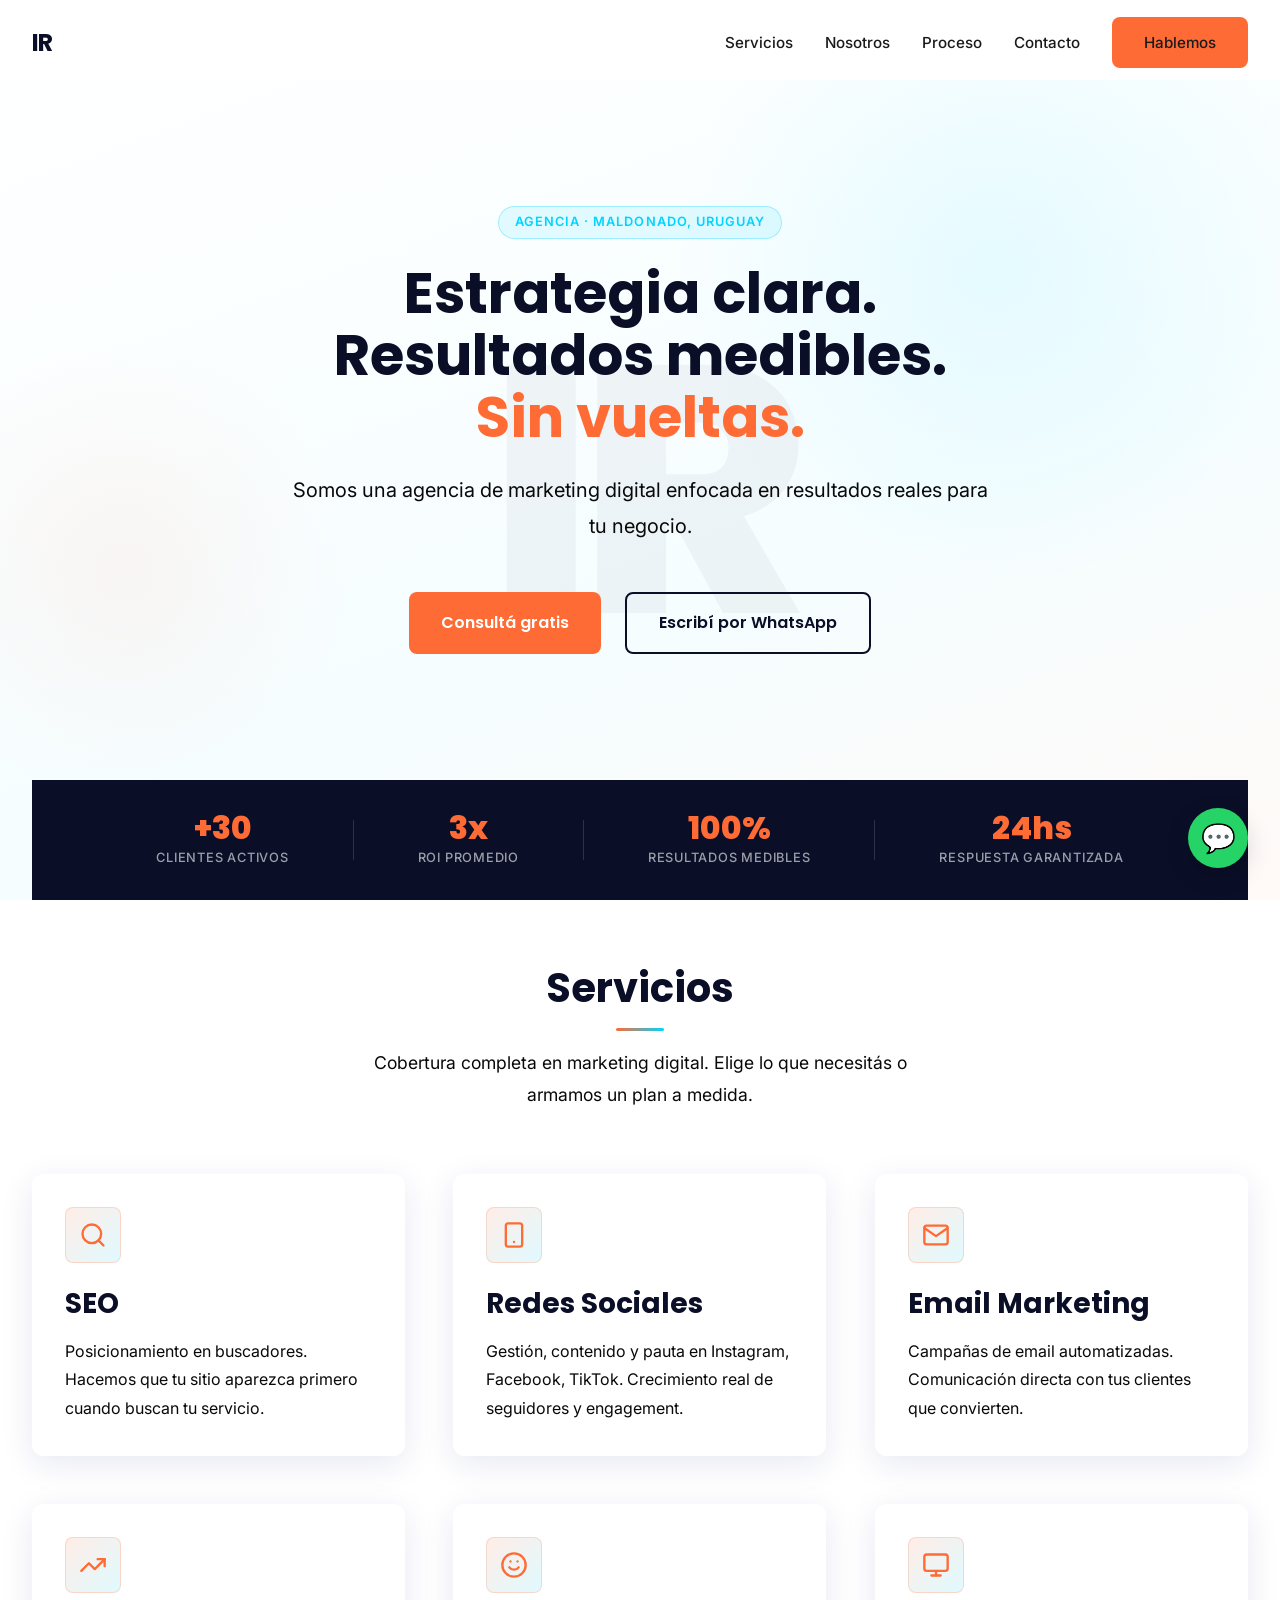
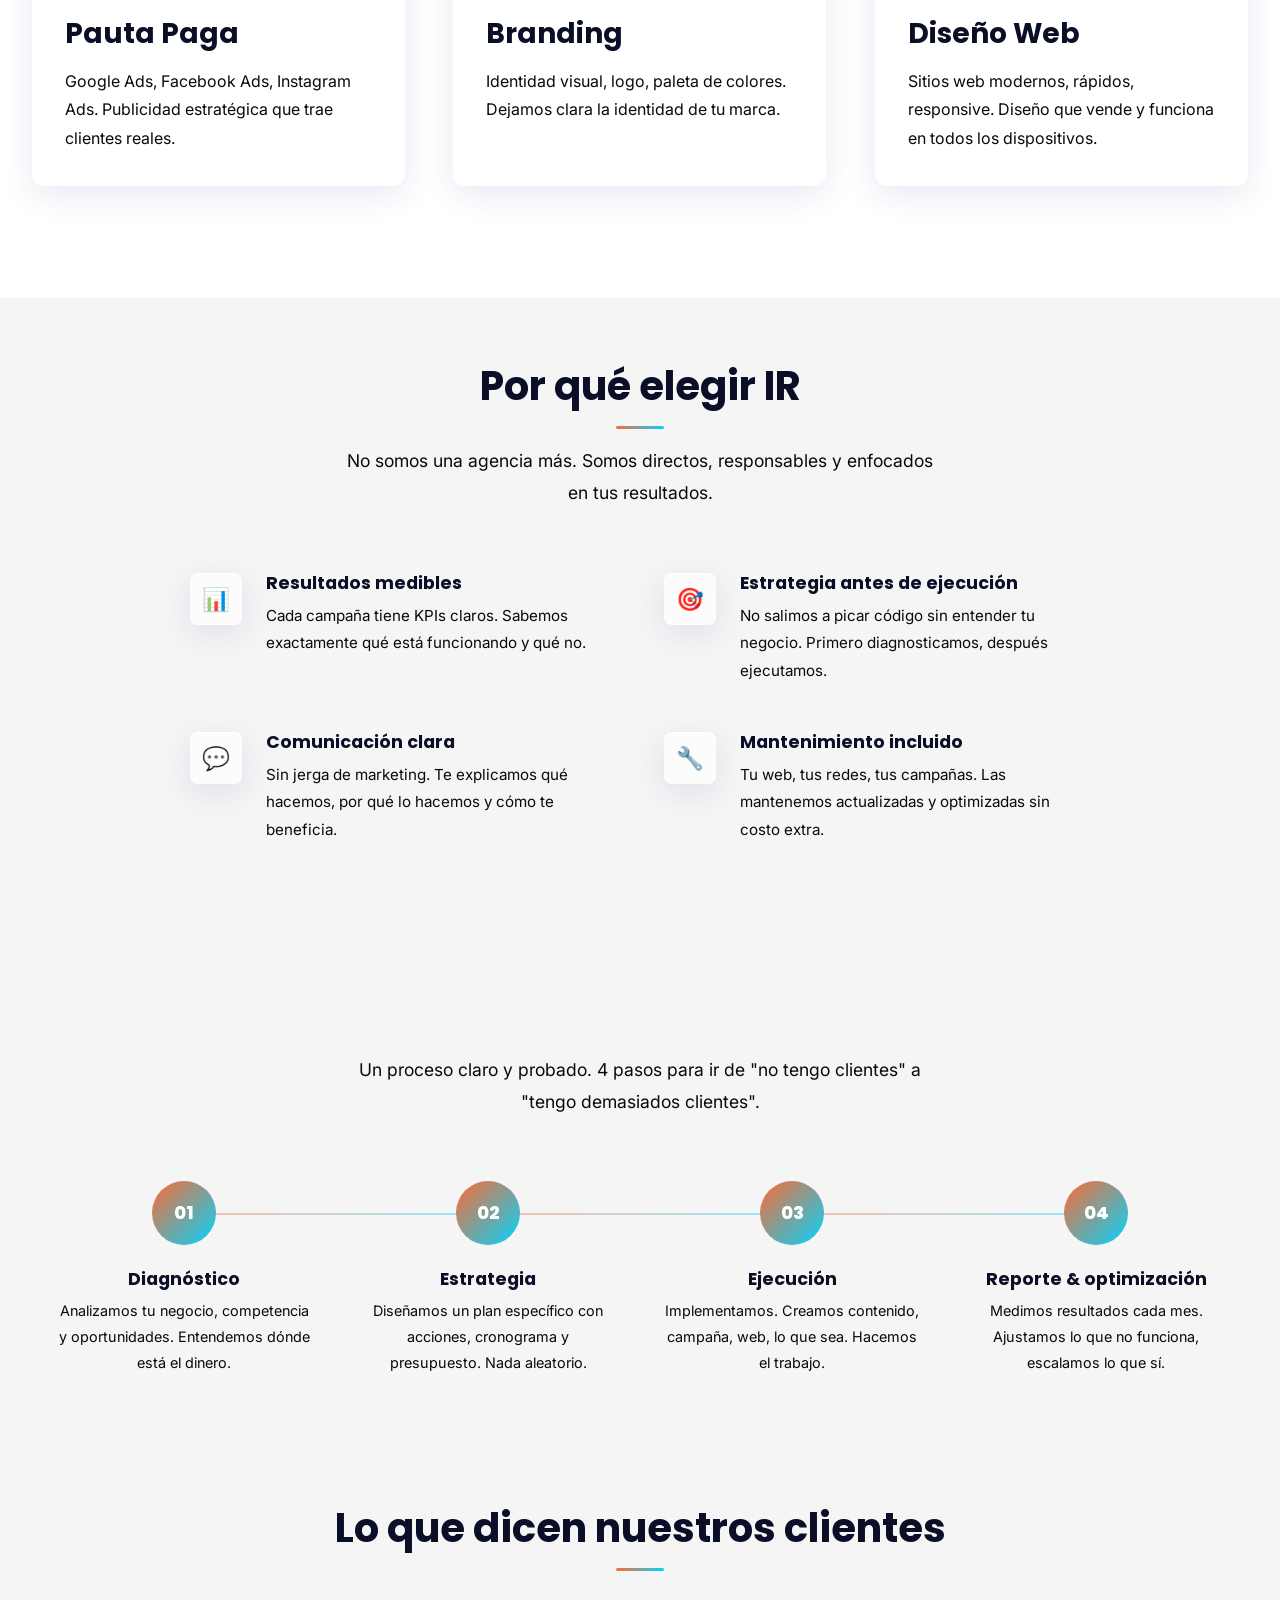
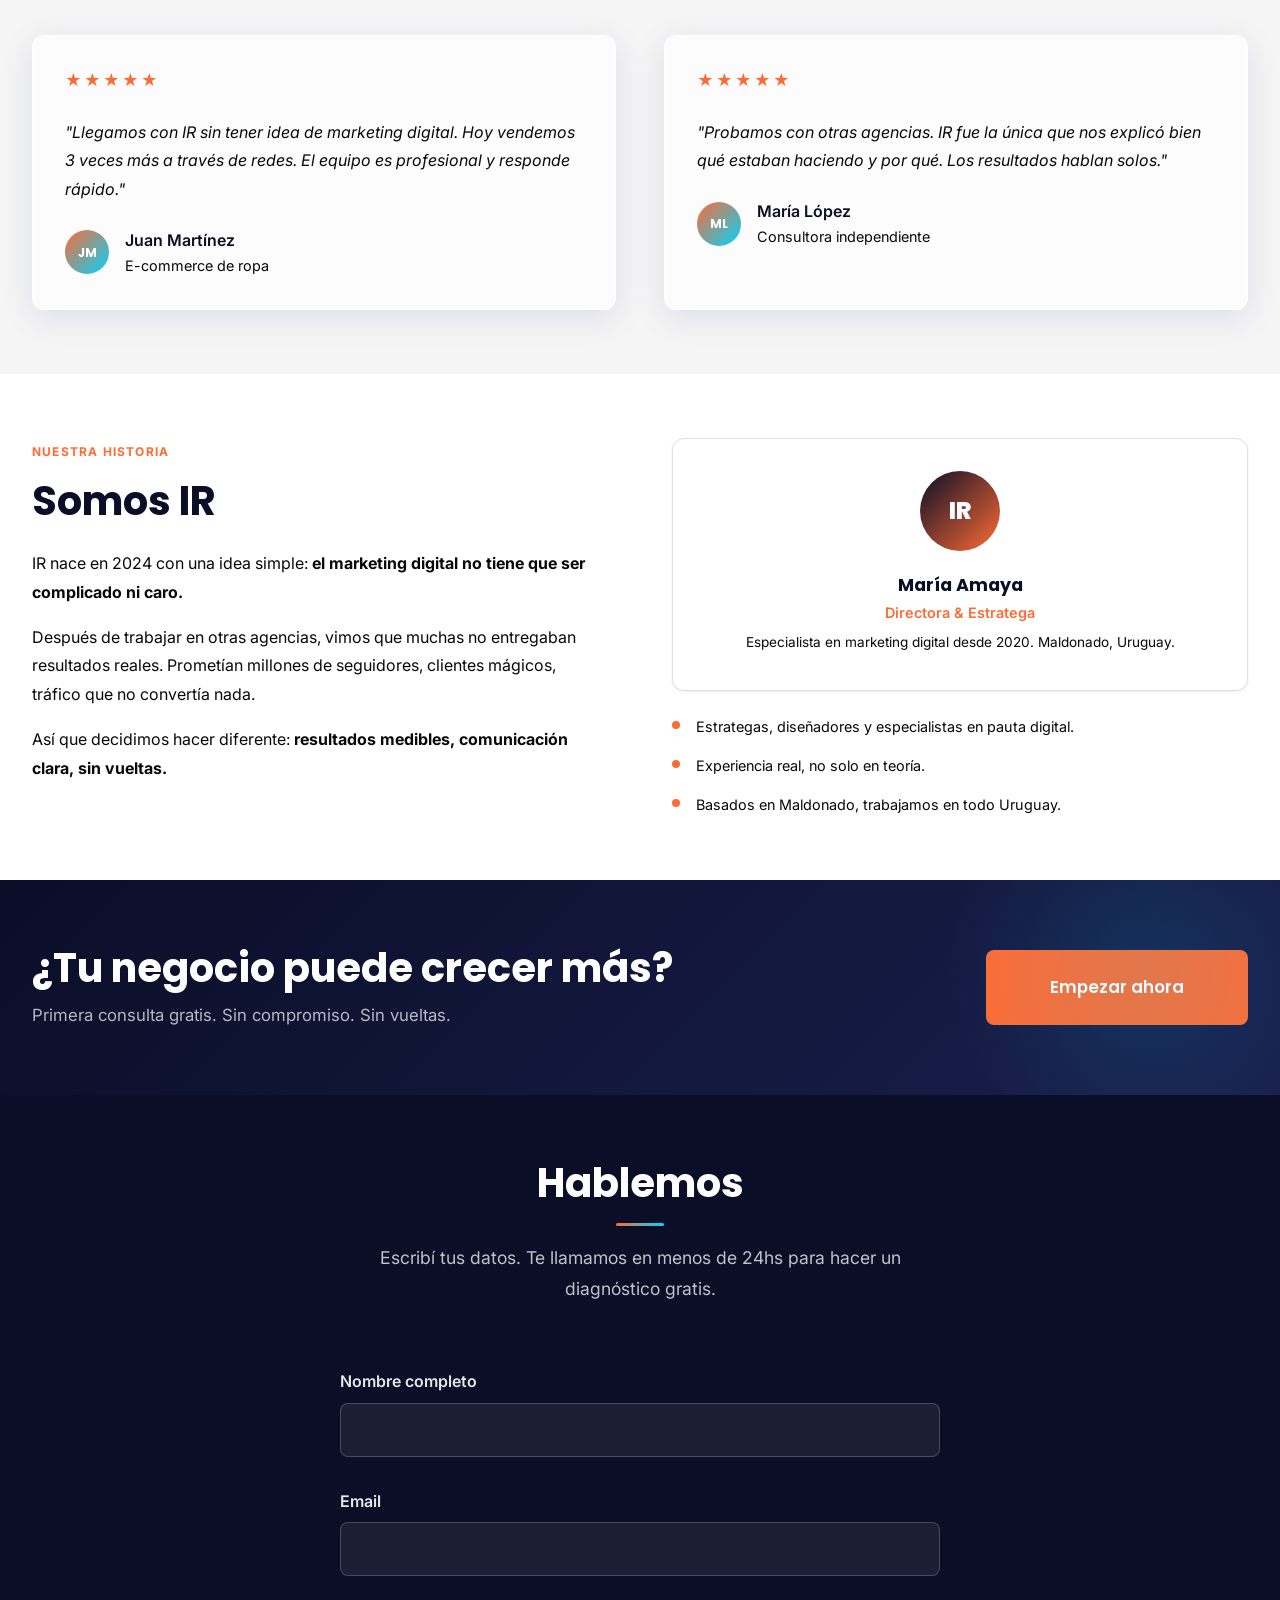
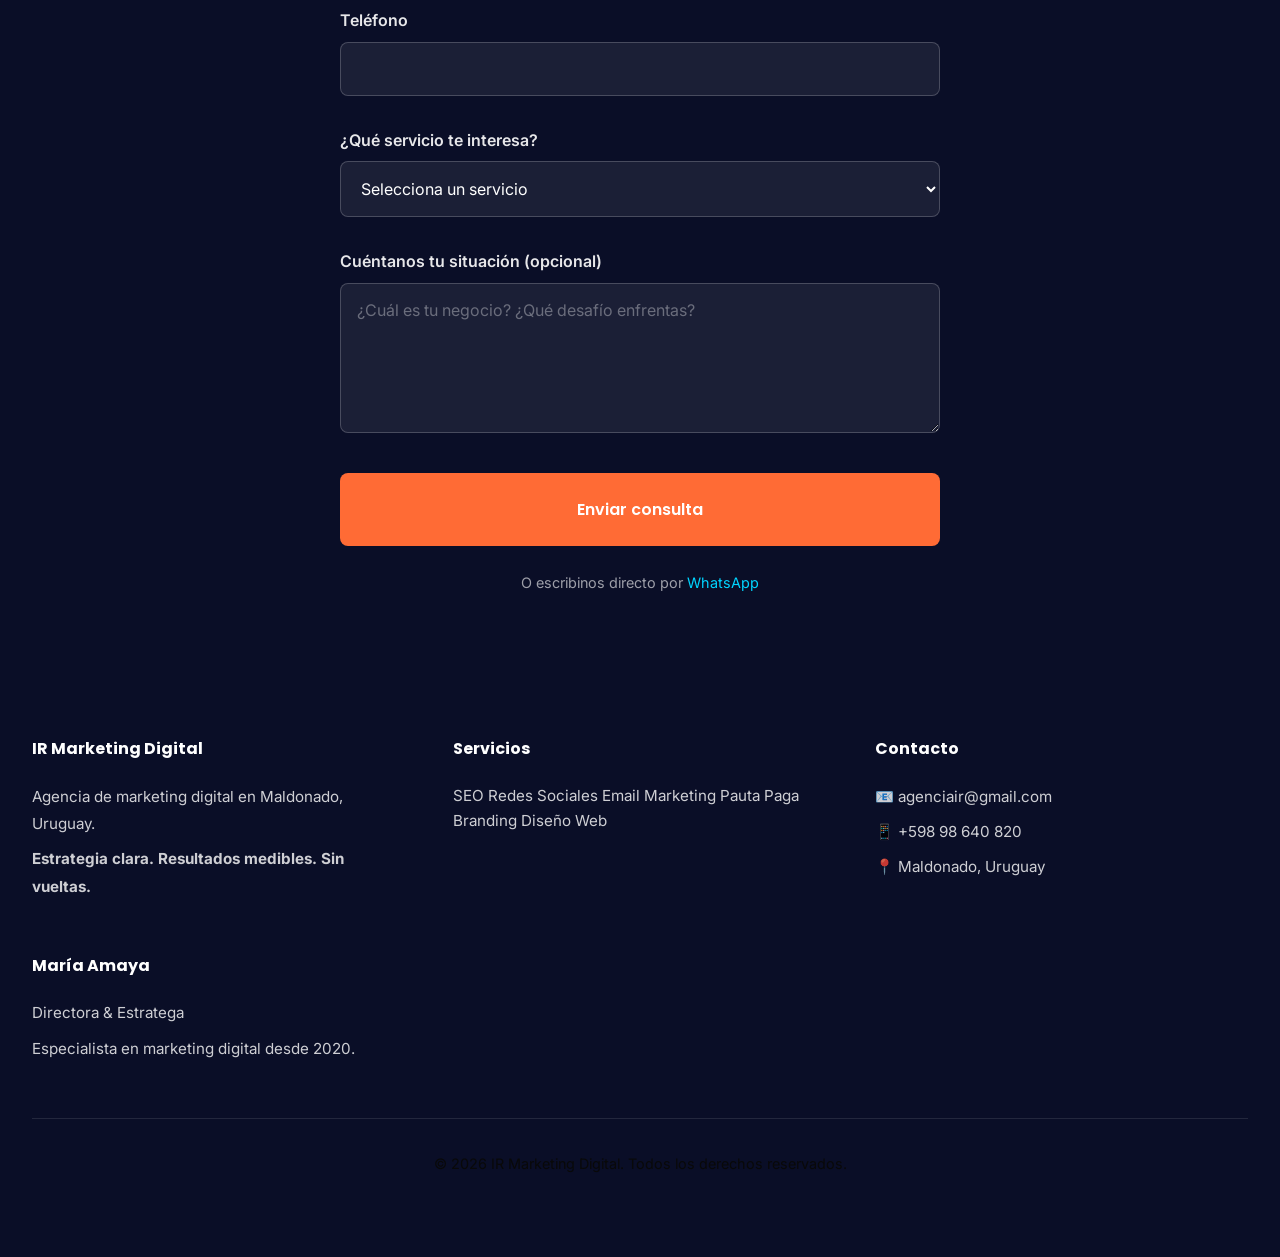
<file: index.html>
<!DOCTYPE html>
<html lang="es">
<head>
  <meta charset="UTF-8">
  <meta name="viewport" content="width=device-width, initial-scale=1.0">
  <meta name="description" content="IR Marketing Digital - Agencia de marketing digital en Maldonado, Uruguay. SEO, Redes Sociales, Email Marketing, Pauta Paga, Branding y Diseño Web.">
  <meta name="keywords" content="marketing digital, agencia marketing, SEO, redes sociales, diseño web, Maldonado, Uruguay">
  
  <!-- Canonical -->
  <link rel="canonical" href="https://agenciair.com/">

  <!-- Open Graph -->
  <meta property="og:title" content="IR Marketing Digital - Agencia de Marketing Digital en Maldonado">
  <meta property="og:description" content="Agencia de marketing digital en Maldonado, Uruguay. SEO, Redes Sociales, Pauta Paga, Email Marketing, Branding y Diseño Web. Resultados medibles.">
  <meta property="og:type" content="website">
  <meta property="og:url" content="https://agenciair.com/">
  <meta property="og:image" content="https://agenciair.com/assets/images/og-image.jpg">
  <meta property="og:image:width" content="1200">
  <meta property="og:image:height" content="630">
  <meta property="og:locale" content="es_UY">
  <meta property="og:site_name" content="IR Marketing Digital">

  <!-- Twitter Card -->
  <meta name="twitter:card" content="summary_large_image">
  <meta name="twitter:title" content="IR Marketing Digital - Agencia de Marketing en Maldonado">
  <meta name="twitter:description" content="Estrategia clara. Resultados medibles. Sin vueltas. Agencia de marketing digital en Maldonado, Uruguay.">
  <meta name="twitter:image" content="https://agenciair.com/assets/images/og-image.jpg">
  
  <!-- Schema.org - LocalBusiness -->
  <script type="application/ld+json">
  {
    "@context": "https://schema.org",
    "@type": "LocalBusiness",
    "@id": "https://agenciair.com/#business",
    "name": "IR Marketing Digital",
    "image": "https://agenciair.com/assets/images/og-image.jpg",
    "logo": {
      "@type": "ImageObject",
      "url": "https://agenciair.com/assets/images/logo.png"
    },
    "description": "Agencia de marketing digital en Maldonado, Uruguay. Especialistas en SEO, Redes Sociales, Email Marketing, Pauta Paga, Branding y Diseño Web.",
    "url": "https://agenciair.com/",
    "telephone": "+59898640820",
    "email": "agenciair@gmail.com",
    "address": {
      "@type": "PostalAddress",
      "addressLocality": "Maldonado",
      "addressRegion": "Maldonado",
      "addressCountry": "UY"
    },
    "geo": {
      "@type": "GeoCoordinates",
      "latitude": -34.9011,
      "longitude": -54.9595
    },
    "areaServed": {
      "@type": "Country",
      "name": "Uruguay"
    },
    "priceRange": "$$",
    "foundingDate": "2024",
    "sameAs": [
      "https://www.instagram.com/agenciair",
      "https://www.facebook.com/agenciair"
    ],
    "hasOfferCatalog": {
      "@type": "OfferCatalog",
      "name": "Servicios de Marketing Digital",
      "itemListElement": [
        {"@type": "Offer", "itemOffered": {"@type": "Service", "name": "SEO"}},
        {"@type": "Offer", "itemOffered": {"@type": "Service", "name": "Redes Sociales"}},
        {"@type": "Offer", "itemOffered": {"@type": "Service", "name": "Email Marketing"}},
        {"@type": "Offer", "itemOffered": {"@type": "Service", "name": "Pauta Paga"}},
        {"@type": "Offer", "itemOffered": {"@type": "Service", "name": "Branding"}},
        {"@type": "Offer", "itemOffered": {"@type": "Service", "name": "Diseño Web"}}
      ]
    },
    "review": [
      {
        "@type": "Review",
        "reviewRating": {"@type": "Rating", "ratingValue": "5", "bestRating": "5"},
        "author": {"@type": "Person", "name": "Juan Martínez"},
        "reviewBody": "Llegamos con IR sin tener idea de marketing digital. Hoy vendemos 3 veces más a través de redes."
      },
      {
        "@type": "Review",
        "reviewRating": {"@type": "Rating", "ratingValue": "5", "bestRating": "5"},
        "author": {"@type": "Person", "name": "María López"},
        "reviewBody": "IR fue la única agencia que nos explicó bien qué estaban haciendo y por qué. Los resultados hablan solos."
      }
    ],
    "aggregateRating": {
      "@type": "AggregateRating",
      "ratingValue": "5",
      "reviewCount": "2",
      "bestRating": "5"
    }
  }
  </script>
  
  <!-- Tipografías: preconnect primero, luego carga no bloqueante -->
  <link rel="preconnect" href="https://fonts.googleapis.com">
  <link rel="preconnect" href="https://fonts.gstatic.com" crossorigin>
  <link rel="preload" as="style" href="https://fonts.googleapis.com/css2?family=Poppins:wght@600;700;800&family=Inter:wght@400;500;600&display=swap">
  <link href="https://fonts.googleapis.com/css2?family=Poppins:wght@600;700;800&family=Inter:wght@400;500;600&display=swap" rel="stylesheet" media="print" onload="this.media='all'">
  <noscript><link href="https://fonts.googleapis.com/css2?family=Poppins:wght@600;700;800&family=Inter:wght@400;500;600&display=swap" rel="stylesheet"></noscript>
  
  <!-- CSS -->
  <link rel="stylesheet" href="css/styles.css">
  
  <title>IR Marketing Digital - Agencia de Marketing en Maldonado</title>
  <link rel="icon" type="image/x-icon" href="assets/icons/favicon.ico">
</head>
<body>

<!-- ===== HEADER & NAVEGACIÓN ===== -->
<header id="header">
  <nav>
    <a href="index.html" class="logo">IR</a>
    <ul class="nav-links" id="nav-links">
      <li><a href="#servicios">Servicios</a></li>
      <li><a href="#nosotros">Nosotros</a></li>
      <li><a href="#proceso">Proceso</a></li>
      <li><a href="#contacto">Contacto</a></li>
      <li><a href="#contacto" class="nav-cta">Hablemos</a></li>
    </ul>
    <button class="menu-toggle" id="menu-toggle">☰</button>
  </nav>
</header>

<!-- ===== HERO SECTION ===== -->
<section class="hero">
  <div class="hero-decoration" aria-hidden="true">IR</div>
  <div class="hero-content">
    <div class="hero-badge">Agencia · Maldonado, Uruguay</div>
    <h1>Estrategia clara.<br>Resultados medibles.<br><span class="hero-accent">Sin vueltas.</span></h1>
    <p class="subtitle">Somos una agencia de marketing digital enfocada en resultados reales para tu negocio.</p>
    <div class="hero-cta-group">
      <a href="#contacto" class="btn btn-primary">Consultá gratis</a>
      <a href="https://wa.me/59898640820?text=Hola,%20quiero%20consultar%20sobre%20los%20servicios%20de%20IR%20Marketing%20Digital" target="_blank" rel="noopener noreferrer" class="btn btn-secondary">Escribí por WhatsApp</a>
    </div>
  </div>
  <!-- Barra de stats de credibilidad -->
  <div class="hero-stats">
    <div class="hero-stat">
      <strong>+30</strong>
      <span>Clientes activos</span>
    </div>
    <div class="hero-stat-divider" aria-hidden="true"></div>
    <div class="hero-stat">
      <strong>3x</strong>
      <span>ROI promedio</span>
    </div>
    <div class="hero-stat-divider" aria-hidden="true"></div>
    <div class="hero-stat">
      <strong>100%</strong>
      <span>Resultados medibles</span>
    </div>
    <div class="hero-stat-divider" aria-hidden="true"></div>
    <div class="hero-stat">
      <strong>24hs</strong>
      <span>Respuesta garantizada</span>
    </div>
  </div>
</section>

<!-- ===== SERVICIOS SECTION ===== -->
<section id="servicios">
  <div class="section-inner">
  <div class="section-header">
    <h2>Servicios</h2>
    <p>Cobertura completa en marketing digital. Elige lo que necesitás o armamos un plan a medida.</p>
  </div>

  <div class="services-grid">
    <!-- SEO -->
    <a href="pages/servicios/seo.html" class="service-card animate-slide-left animate-delay-1">
      <div class="service-icon">
        <svg width="28" height="28" viewBox="0 0 24 24" fill="none" stroke="currentColor" stroke-width="2" stroke-linecap="round" stroke-linejoin="round" aria-hidden="true"><circle cx="11" cy="11" r="8"/><line x1="21" y1="21" x2="16.65" y2="16.65"/></svg>
      </div>
      <h3>SEO</h3>
      <p>Posicionamiento en buscadores. Hacemos que tu sitio aparezca primero cuando buscan tu servicio.</p>
    </a>

    <!-- Redes Sociales -->
    <a href="pages/servicios/redes-sociales.html" class="service-card animate-slide-left animate-delay-2">
      <div class="service-icon">
        <svg width="28" height="28" viewBox="0 0 24 24" fill="none" stroke="currentColor" stroke-width="2" stroke-linecap="round" stroke-linejoin="round" aria-hidden="true"><rect x="5" y="2" width="14" height="20" rx="2" ry="2"/><line x1="12" y1="18" x2="12.01" y2="18"/></svg>
      </div>
      <h3>Redes Sociales</h3>
      <p>Gestión, contenido y pauta en Instagram, Facebook, TikTok. Crecimiento real de seguidores y engagement.</p>
    </a>

    <!-- Email Marketing -->
    <a href="pages/servicios/email-marketing.html" class="service-card animate-slide-left animate-delay-3">
      <div class="service-icon">
        <svg width="28" height="28" viewBox="0 0 24 24" fill="none" stroke="currentColor" stroke-width="2" stroke-linecap="round" stroke-linejoin="round" aria-hidden="true"><path d="M4 4h16c1.1 0 2 .9 2 2v12c0 1.1-.9 2-2 2H4c-1.1 0-2-.9-2-2V6c0-1.1.9-2 2-2z"/><polyline points="22,6 12,13 2,6"/></svg>
      </div>
      <h3>Email Marketing</h3>
      <p>Campañas de email automatizadas. Comunicación directa con tus clientes que convierten.</p>
    </a>

    <!-- Pauta Paga -->
    <a href="pages/servicios/pauta-paga.html" class="service-card animate-slide-right animate-delay-4">
      <div class="service-icon">
        <svg width="28" height="28" viewBox="0 0 24 24" fill="none" stroke="currentColor" stroke-width="2" stroke-linecap="round" stroke-linejoin="round" aria-hidden="true"><polyline points="22 7 13.5 15.5 8.5 10.5 2 17"/><polyline points="16 7 22 7 22 13"/></svg>
      </div>
      <h3>Pauta Paga</h3>
      <p>Google Ads, Facebook Ads, Instagram Ads. Publicidad estratégica que trae clientes reales.</p>
    </a>

    <!-- Branding -->
    <a href="pages/servicios/branding.html" class="service-card animate-slide-right animate-delay-5">
      <div class="service-icon">
        <svg width="28" height="28" viewBox="0 0 24 24" fill="none" stroke="currentColor" stroke-width="2" stroke-linecap="round" stroke-linejoin="round" aria-hidden="true"><circle cx="12" cy="12" r="10"/><path d="M8 14s1.5 2 4 2 4-2 4-2"/><line x1="9" y1="9" x2="9.01" y2="9"/><line x1="15" y1="9" x2="15.01" y2="9"/></svg>
      </div>
      <h3>Branding</h3>
      <p>Identidad visual, logo, paleta de colores. Dejamos clara la identidad de tu marca.</p>
    </a>

    <!-- Diseño Web -->
    <a href="pages/servicios/diseno-web.html" class="service-card animate-slide-right animate-delay-6">
      <div class="service-icon">
        <svg width="28" height="28" viewBox="0 0 24 24" fill="none" stroke="currentColor" stroke-width="2" stroke-linecap="round" stroke-linejoin="round" aria-hidden="true"><rect x="2" y="3" width="20" height="14" rx="2" ry="2"/><line x1="8" y1="21" x2="16" y2="21"/><line x1="12" y1="17" x2="12" y2="21"/></svg>
      </div>
      <h3>Diseño Web</h3>
      <p>Sitios web modernos, rápidos, responsive. Diseño que vende y funciona en todos los dispositivos.</p>
    </a>
  </div>
  </div><!-- /.section-inner -->
</section>

<!-- ===== POR QUÉ NOSOTROS ===== -->
<section class="section-gray">
  <div class="section-inner">
  <div class="section-header">
    <h2 class="animate-fade-up">Por qué elegir IR</h2>
    <p>No somos una agencia más. Somos directos, responsables y enfocados en tus resultados.</p>
  </div>

  <div class="features-list">
    <div class="feature-item animate-fade-up animate-delay-1">
      <div class="feature-icon-wrap">📊</div>
      <div class="feature-content">
        <h3>Resultados medibles</h3>
        <p>Cada campaña tiene KPIs claros. Sabemos exactamente qué está funcionando y qué no.</p>
      </div>
    </div>
    <div class="feature-item animate-fade-up animate-delay-2">
      <div class="feature-icon-wrap">🎯</div>
      <div class="feature-content">
        <h3>Estrategia antes de ejecución</h3>
        <p>No salimos a picar código sin entender tu negocio. Primero diagnosticamos, después ejecutamos.</p>
      </div>
    </div>
    <div class="feature-item animate-fade-up animate-delay-3">
      <div class="feature-icon-wrap">💬</div>
      <div class="feature-content">
        <h3>Comunicación clara</h3>
        <p>Sin jerga de marketing. Te explicamos qué hacemos, por qué lo hacemos y cómo te beneficia.</p>
      </div>
    </div>
    <div class="feature-item animate-fade-up animate-delay-4">
      <div class="feature-icon-wrap">🔧</div>
      <div class="feature-content">
        <h3>Mantenimiento incluido</h3>
        <p>Tu web, tus redes, tus campañas. Las mantenemos actualizadas y optimizadas sin costo extra.</p>
      </div>
    </div>
  </div>
  </div><!-- /.section-inner -->
</section>

<!-- ===== PROCESO ===== -->
<section id="proceso" class="section-gray">
  <div class="section-inner">
  <div class="section-header">
    <h2 class="animate-fade-up">Cómo trabajamos</h2>
    <p>Un proceso claro y probado. 4 pasos para ir de "no tengo clientes" a "tengo demasiados clientes".</p>
  </div>

  <div class="proceso-timeline">
    <div class="proceso-step animate-fade-up animate-delay-1">
      <div class="paso-badge">01</div>
      <div class="paso-connector" aria-hidden="true"></div>
      <div class="paso-content">
        <h3>Diagnóstico</h3>
        <p>Analizamos tu negocio, competencia y oportunidades. Entendemos dónde está el dinero.</p>
      </div>
    </div>
    <div class="proceso-step animate-fade-up animate-delay-2">
      <div class="paso-badge">02</div>
      <div class="paso-connector" aria-hidden="true"></div>
      <div class="paso-content">
        <h3>Estrategia</h3>
        <p>Diseñamos un plan específico con acciones, cronograma y presupuesto. Nada aleatorio.</p>
      </div>
    </div>
    <div class="proceso-step animate-fade-up animate-delay-3">
      <div class="paso-badge">03</div>
      <div class="paso-connector" aria-hidden="true"></div>
      <div class="paso-content">
        <h3>Ejecución</h3>
        <p>Implementamos. Creamos contenido, campaña, web, lo que sea. Hacemos el trabajo.</p>
      </div>
    </div>
    <div class="proceso-step animate-fade-up animate-delay-4">
      <div class="paso-badge">04</div>
      <div class="paso-content">
        <h3>Reporte & optimización</h3>
        <p>Medimos resultados cada mes. Ajustamos lo que no funciona, escalamos lo que sí.</p>
      </div>
    </div>
  </div>
  </div><!-- /.section-inner -->
</section>

<!-- ===== TESTIMONIOS ===== -->
<section class="section-gray">
  <div class="section-inner">
  <div class="section-header">
    <h2>Lo que dicen nuestros clientes</h2>
  </div>

  <div class="testimonials-grid">
    <div class="testimonial-card animate-scale-in animate-delay-1">
      <div class="testimonial-stars" aria-label="5 estrellas">★★★★★</div>
      <p>"Llegamos con IR sin tener idea de marketing digital. Hoy vendemos 3 veces más a través de redes. El equipo es profesional y responde rápido."</p>
      <div class="testimonial-footer">
        <div class="testimonial-avatar" aria-hidden="true">JM</div>
        <div>
          <div class="testimonial-author">Juan Martínez</div>
          <div class="testimonial-role">E-commerce de ropa</div>
        </div>
      </div>
    </div>

    <div class="testimonial-card animate-scale-in animate-delay-2">
      <div class="testimonial-stars" aria-label="5 estrellas">★★★★★</div>
      <p>"Probamos con otras agencias. IR fue la única que nos explicó bien qué estaban haciendo y por qué. Los resultados hablan solos."</p>
      <div class="testimonial-footer">
        <div class="testimonial-avatar" aria-hidden="true">ML</div>
        <div>
          <div class="testimonial-author">María López</div>
          <div class="testimonial-role">Consultora independiente</div>
        </div>
      </div>
    </div>
  </div>
  </div><!-- /.section-inner -->
</section>

<!-- ===== NOSOTROS ===== -->
<section id="nosotros">
  <div class="section-inner">
  <div class="nosotros-layout">
    <div class="nosotros-text">
      <div class="section-label">Nuestra historia</div>
      <h2>Somos IR</h2>
      <p>IR nace en 2024 con una idea simple: <strong>el marketing digital no tiene que ser complicado ni caro.</strong></p>
      <p>Después de trabajar en otras agencias, vimos que muchas no entregaban resultados reales. Prometían millones de seguidores, clientes mágicos, tráfico que no convertía nada.</p>
      <p>Así que decidimos hacer diferente: <strong>resultados medibles, comunicación clara, sin vueltas.</strong></p>
    </div>
    <div class="nosotros-aside">
      <div class="nosotros-card">
        <div class="nosotros-monogram" aria-hidden="true">IR</div>
        <h4>María Amaya</h4>
        <p>Directora &amp; Estratega</p>
        <p class="nosotros-bio">Especialista en marketing digital desde 2020. Maldonado, Uruguay.</p>
      </div>
      <div class="nosotros-values">
        <div class="nosotros-value">
          <span class="value-dot" aria-hidden="true"></span>
          Estrategas, diseñadores y especialistas en pauta digital.
        </div>
        <div class="nosotros-value">
          <span class="value-dot" aria-hidden="true"></span>
          Experiencia real, no solo en teoría.
        </div>
        <div class="nosotros-value">
          <span class="value-dot" aria-hidden="true"></span>
          Basados en Maldonado, trabajamos en todo Uruguay.
        </div>
      </div>
    </div>
  </div>
  </div><!-- /.section-inner -->
</section>

<!-- ===== CTA BANNER ===== -->
<section class="cta-banner">
  <div class="section-inner cta-banner-inner">
    <div class="cta-banner-text">
      <h2>¿Tu negocio puede crecer más?</h2>
      <p>Primera consulta gratis. Sin compromiso. Sin vueltas.</p>
    </div>
    <a href="#contacto" class="btn btn-primary btn-lg">Empezar ahora</a>
  </div>
</section>

<!-- ===== CONTACTO ===== -->
<section id="contacto" class="section-dark">
  <div class="section-inner">
  <div class="section-header">
    <h2 class="text-white">Hablemos</h2>
    <p class="text-white-soft">Escribí tus datos. Te llamamos en menos de 24hs para hacer un diagnóstico gratis.</p>
  </div>
  
  <form class="contact-form" id="contact-form">
    <div class="form-group">
      <label for="nombre">Nombre completo</label>
      <input type="text" id="nombre" name="nombre" required>
    </div>
    
    <div class="form-group">
      <label for="email">Email</label>
      <input type="email" id="email" name="email" required>
    </div>
    
    <div class="form-group">
      <label for="telefono">Teléfono</label>
      <input type="tel" id="telefono" name="telefono" required>
    </div>
    
    <div class="form-group">
      <label for="servicio">¿Qué servicio te interesa?</label>
      <select id="servicio" name="servicio" required>
        <option value="">Selecciona un servicio</option>
        <option value="SEO">SEO</option>
        <option value="Redes Sociales">Redes Sociales</option>
        <option value="Email Marketing">Email Marketing</option>
        <option value="Pauta Paga">Pauta Paga</option>
        <option value="Branding">Branding</option>
        <option value="Diseño Web">Diseño Web</option>
        <option value="Otros">Otros / Asesoría general</option>
      </select>
    </div>
    
    <div class="form-group">
      <label for="mensaje">Cuéntanos tu situación (opcional)</label>
      <textarea id="mensaje" name="mensaje" placeholder="¿Cuál es tu negocio? ¿Qué desafío enfrentas?"></textarea>
    </div>
    
    <button type="submit" class="form-submit">Enviar consulta</button>
    <p class="form-alt-contact">
      O escribinos directo por <a href="https://wa.me/59898640820" target="_blank" rel="noopener noreferrer">WhatsApp</a>
    </p>
  </form>
  </div><!-- /.section-inner -->
</section>

<!-- ===== FOOTER ===== -->
<footer>
  <div class="footer-content">
    <div class="footer-section">
      <h4>IR Marketing Digital</h4>
      <p>Agencia de marketing digital en Maldonado, Uruguay.</p>
      <p><strong>Estrategia clara. Resultados medibles. Sin vueltas.</strong></p>
    </div>
    
    <div class="footer-section">
      <h4>Servicios</h4>
      <a href="#servicios">SEO</a>
      <a href="#servicios">Redes Sociales</a>
      <a href="#servicios">Email Marketing</a>
      <a href="#servicios">Pauta Paga</a>
      <a href="#servicios">Branding</a>
      <a href="#servicios">Diseño Web</a>
    </div>
    
    <div class="footer-section">
      <h4>Contacto</h4>
      <p>📧 <a href="mailto:agenciair@gmail.com">agenciair@gmail.com</a></p>
      <p>📱 <a href="https://wa.me/59898640820" target="_blank" rel="noopener noreferrer">+598 98 640 820</a></p>
      <p>📍 Maldonado, Uruguay</p>
    </div>
    
    <div class="footer-section">
      <h4>María Amaya</h4>
      <p>Directora & Estratega</p>
      <p>Especialista en marketing digital desde 2020.</p>
    </div>
  </div>
  
  <div class="footer-bottom">
    <p>&copy; <span class="copyright-year">2024</span> IR Marketing Digital. Todos los derechos reservados.</p>
  </div>
</footer>

<!-- ===== BOTÓN WHATSAPP FLOTANTE ===== -->
<a href="https://wa.me/59898640820?text=Hola,%20quiero%20consultar%20sobre%20los%20servicios%20de%20IR%20Marketing%20Digital" target="_blank" rel="noopener noreferrer" class="whatsapp-button" title="Escribe por WhatsApp">
  💬
</a>

<!-- ===== GOOGLE ANALYTICS 4 ===== -->
<script async src="https://www.googletagmanager.com/gtag/js?id=G-XXXXXXXXXX"></script>
<script>
  window.dataLayer = window.dataLayer || [];
  function gtag(){dataLayer.push(arguments);}
  gtag('js', new Date());
  gtag('config', 'G-XXXXXXXXXX');
</script>

<!-- ===== JAVASCRIPT ===== -->
<script src="js/main.js"></script>

</body>
</html>
</file>
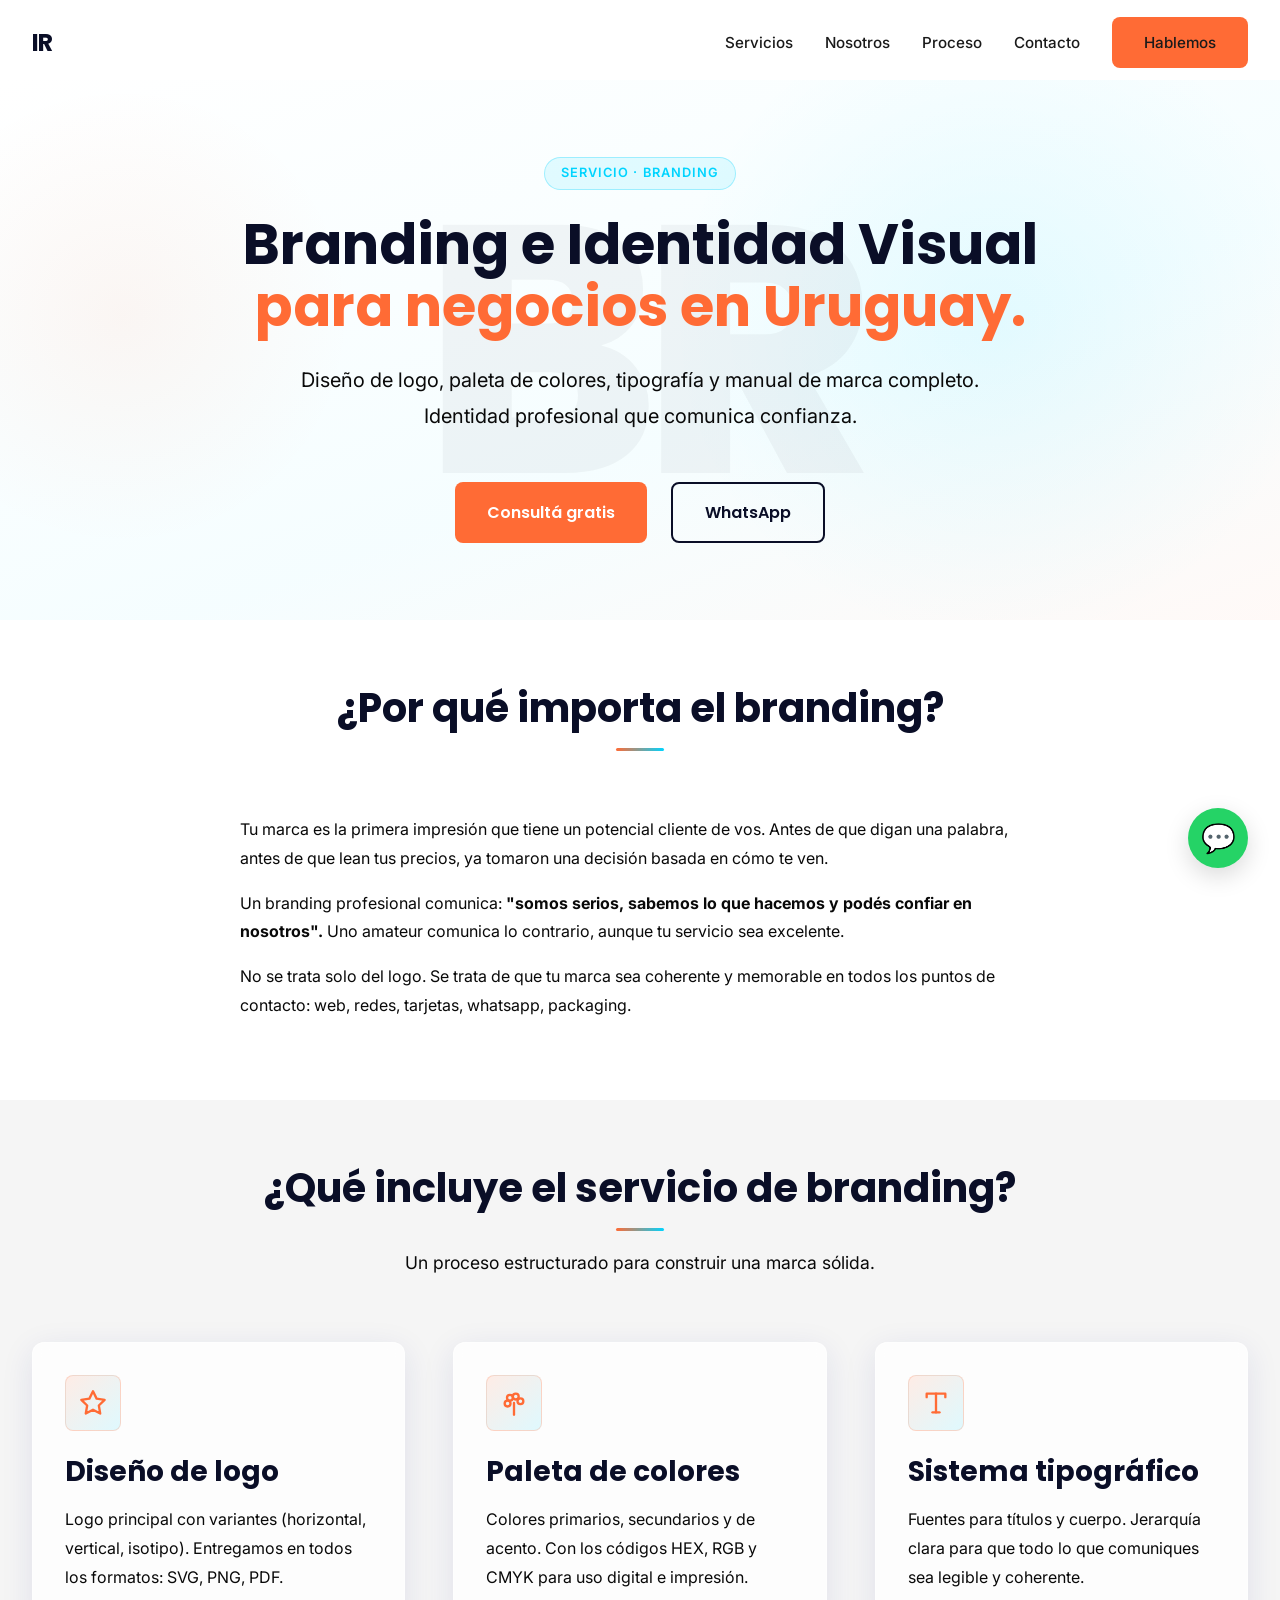
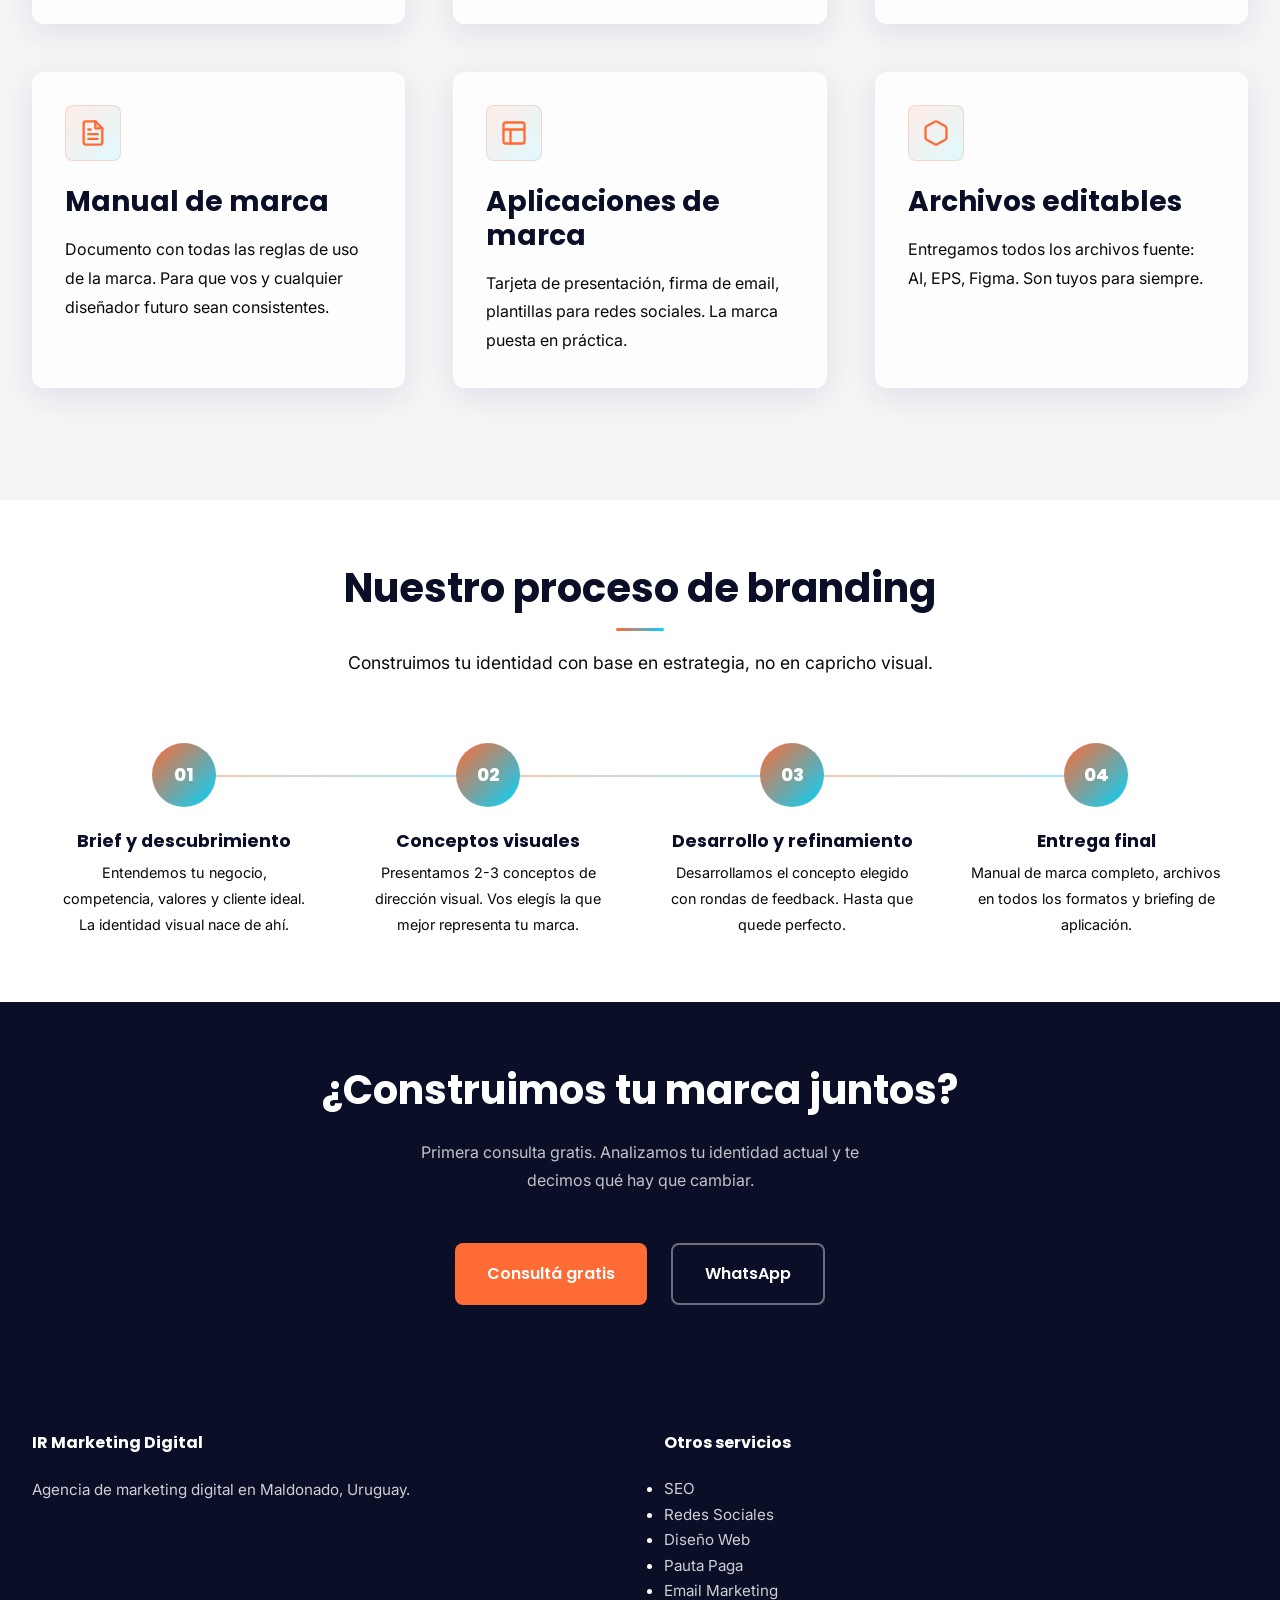
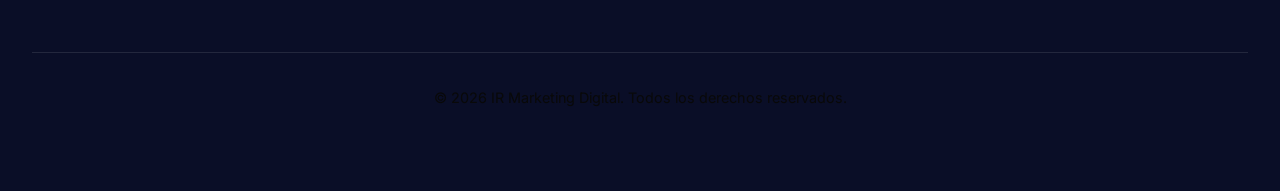
<file: pages/servicios/branding.html>
<!DOCTYPE html>
<html lang="es">
<head>
  <meta charset="UTF-8">
  <meta name="viewport" content="width=device-width, initial-scale=1.0">
  <meta name="description" content="Branding e identidad visual en Maldonado, Uruguay. Logo, paleta de colores, tipografía y manual de marca. IR Marketing Digital.">
  <meta name="keywords" content="branding, identidad visual, logo, diseño de marca, manual de marca, Maldonado, Uruguay">

  <!-- Canonical -->
  <link rel="canonical" href="https://agenciair.com/pages/servicios/branding.html">

  <!-- Open Graph -->
  <meta property="og:title" content="Branding e Identidad Visual en Uruguay | IR Marketing Digital">
  <meta property="og:description" content="Diseño de logo, paleta de colores y manual de marca para negocios en Maldonado, Uruguay. Identidad visual que transmite profesionalismo.">
  <meta property="og:type" content="website">
  <meta property="og:url" content="https://agenciair.com/pages/servicios/branding.html">
  <meta property="og:image" content="https://agenciair.com/assets/images/og-image.jpg">
  <meta property="og:locale" content="es_UY">
  <meta property="og:site_name" content="IR Marketing Digital">

  <!-- Twitter Card -->
  <meta name="twitter:card" content="summary_large_image">
  <meta name="twitter:title" content="Branding e Identidad Visual | IR Marketing Digital">
  <meta name="twitter:description" content="Logo, paleta de colores y manual de marca para negocios en Uruguay. Identidad que se recuerda.">
  <meta name="twitter:image" content="https://agenciair.com/assets/images/og-image.jpg">

  <!-- Schema.org -->
  <script type="application/ld+json">
  {
    "@context": "https://schema.org",
    "@type": "Service",
    "@id": "https://agenciair.com/pages/servicios/branding.html#service",
    "name": "Branding e Identidad Visual",
    "url": "https://agenciair.com/pages/servicios/branding.html",
    "description": "Diseño de identidad visual para negocios en Uruguay. Incluye logo, paleta de colores, sistema tipográfico y manual de marca completo.",
    "provider": {"@type": "LocalBusiness", "@id": "https://agenciair.com/#business", "name": "IR Marketing Digital"},
    "areaServed": {"@type": "Country", "name": "Uruguay"},
    "serviceType": "Branding and Visual Identity Design"
  }
  </script>
  <script type="application/ld+json">
  {
    "@context": "https://schema.org",
    "@type": "BreadcrumbList",
    "itemListElement": [
      {"@type": "ListItem", "position": 1, "name": "Inicio", "item": "https://agenciair.com/"},
      {"@type": "ListItem", "position": 2, "name": "Servicios", "item": "https://agenciair.com/#servicios"},
      {"@type": "ListItem", "position": 3, "name": "Branding", "item": "https://agenciair.com/pages/servicios/branding.html"}
    ]
  }
  </script>

  <link rel="preconnect" href="https://fonts.googleapis.com">
  <link rel="preconnect" href="https://fonts.gstatic.com" crossorigin>
  <link href="https://fonts.googleapis.com/css2?family=Poppins:wght@600;700;800&family=Inter:wght@400;500;600&display=swap" rel="stylesheet">
  <link rel="stylesheet" href="../../css/styles.css">

  <title>Branding e Identidad Visual | IR Marketing Digital</title>
</head>
<body>

<!-- HEADER -->
<header id="header">
  <nav>
    <a href="../../index.html" class="logo">IR</a>
    <ul class="nav-links" id="nav-links">
      <li><a href="../../index.html#servicios">Servicios</a></li>
      <li><a href="../../index.html#nosotros">Nosotros</a></li>
      <li><a href="../../index.html#proceso">Proceso</a></li>
      <li><a href="../../index.html#contacto">Contacto</a></li>
      <li><a href="../../index.html#contacto" class="nav-cta">Hablemos</a></li>
    </ul>
    <button class="menu-toggle" id="menu-toggle">☰</button>
  </nav>
</header>

<!-- HERO -->
<section class="hero" style="min-height: 60vh;">
  <div class="hero-decoration" aria-hidden="true">BR</div>
  <div class="hero-content">
    <div class="hero-badge">Servicio · Branding</div>
    <h1>Branding e Identidad Visual<br><span class="hero-accent">para negocios en Uruguay.</span></h1>
    <p class="subtitle">Diseño de logo, paleta de colores, tipografía y manual de marca completo. Identidad profesional que comunica confianza.</p>
    <div class="hero-cta-group">
      <a href="../../index.html#contacto" class="btn btn-primary">Consultá gratis</a>
      <a href="https://wa.me/59898640820?text=Hola,%20quiero%20consultar%20sobre%20branding" target="_blank" rel="noopener noreferrer" class="btn btn-secondary">WhatsApp</a>
    </div>
  </div>
</section>

<!-- QUÉ ES -->
<section>
  <div class="section-inner">
  <div class="section-header">
    <h2>¿Por qué importa el branding?</h2>
  </div>
  <div style="max-width: 800px; margin: 0 auto; line-height: 1.8;">
    <p>Tu marca es la primera impresión que tiene un potencial cliente de vos. Antes de que digan una palabra, antes de que lean tus precios, ya tomaron una decisión basada en cómo te ven.</p>
    <p>Un branding profesional comunica: <strong>"somos serios, sabemos lo que hacemos y podés confiar en nosotros".</strong> Uno amateur comunica lo contrario, aunque tu servicio sea excelente.</p>
    <p>No se trata solo del logo. Se trata de que tu marca sea coherente y memorable en todos los puntos de contacto: web, redes, tarjetas, whatsapp, packaging.</p>
  </div>
  </div>
</section>

<!-- QUÉ INCLUYE -->
<section class="section-gray">
  <div class="section-inner">
  <div class="section-header">
    <h2>¿Qué incluye el servicio de branding?</h2>
    <p>Un proceso estructurado para construir una marca sólida.</p>
  </div>
  <div class="services-grid">
    <div class="service-card">
      <div class="service-icon">
        <svg width="28" height="28" viewBox="0 0 24 24" fill="none" stroke="currentColor" stroke-width="2" stroke-linecap="round" stroke-linejoin="round" aria-hidden="true"><polygon points="12 2 15.09 8.26 22 9.27 17 14.14 18.18 21.02 12 17.77 5.82 21.02 7 14.14 2 9.27 8.91 8.26 12 2"/></svg>
      </div>
      <h3>Diseño de logo</h3>
      <p>Logo principal con variantes (horizontal, vertical, isotipo). Entregamos en todos los formatos: SVG, PNG, PDF.</p>
    </div>
    <div class="service-card">
      <div class="service-icon">
        <svg width="28" height="28" viewBox="0 0 24 24" fill="none" stroke="currentColor" stroke-width="2" stroke-linecap="round" stroke-linejoin="round" aria-hidden="true"><circle cx="13.5" cy="6.5" r="2.5"/><circle cx="17.5" cy="10.5" r="2.5"/><circle cx="8.5" cy="7.5" r="2.5"/><circle cx="6.5" cy="12.5" r="2.5"/><path d="M12 22V12"/></svg>
      </div>
      <h3>Paleta de colores</h3>
      <p>Colores primarios, secundarios y de acento. Con los códigos HEX, RGB y CMYK para uso digital e impresión.</p>
    </div>
    <div class="service-card">
      <div class="service-icon">
        <svg width="28" height="28" viewBox="0 0 24 24" fill="none" stroke="currentColor" stroke-width="2" stroke-linecap="round" stroke-linejoin="round" aria-hidden="true"><polyline points="4 7 4 4 20 4 20 7"/><line x1="9" y1="20" x2="15" y2="20"/><line x1="12" y1="4" x2="12" y2="20"/></svg>
      </div>
      <h3>Sistema tipográfico</h3>
      <p>Fuentes para títulos y cuerpo. Jerarquía clara para que todo lo que comuniques sea legible y coherente.</p>
    </div>
    <div class="service-card">
      <div class="service-icon">
        <svg width="28" height="28" viewBox="0 0 24 24" fill="none" stroke="currentColor" stroke-width="2" stroke-linecap="round" stroke-linejoin="round" aria-hidden="true"><path d="M14 2H6a2 2 0 0 0-2 2v16a2 2 0 0 0 2 2h12a2 2 0 0 0 2-2V8z"/><polyline points="14 2 14 8 20 8"/><line x1="16" y1="13" x2="8" y2="13"/><line x1="16" y1="17" x2="8" y2="17"/><polyline points="10 9 9 9 8 9"/></svg>
      </div>
      <h3>Manual de marca</h3>
      <p>Documento con todas las reglas de uso de la marca. Para que vos y cualquier diseñador futuro sean consistentes.</p>
    </div>
    <div class="service-card">
      <div class="service-icon">
        <svg width="28" height="28" viewBox="0 0 24 24" fill="none" stroke="currentColor" stroke-width="2" stroke-linecap="round" stroke-linejoin="round" aria-hidden="true"><rect x="3" y="3" width="18" height="18" rx="2"/><path d="M3 9h18M9 21V9"/></svg>
      </div>
      <h3>Aplicaciones de marca</h3>
      <p>Tarjeta de presentación, firma de email, plantillas para redes sociales. La marca puesta en práctica.</p>
    </div>
    <div class="service-card">
      <div class="service-icon">
        <svg width="28" height="28" viewBox="0 0 24 24" fill="none" stroke="currentColor" stroke-width="2" stroke-linecap="round" stroke-linejoin="round" aria-hidden="true"><path d="M21 16V8a2 2 0 0 0-1-1.73l-7-4a2 2 0 0 0-2 0l-7 4A2 2 0 0 0 3 8v8a2 2 0 0 0 1 1.73l7 4a2 2 0 0 0 2 0l7-4A2 2 0 0 0 21 16z"/></svg>
      </div>
      <h3>Archivos editables</h3>
      <p>Entregamos todos los archivos fuente: AI, EPS, Figma. Son tuyos para siempre.</p>
    </div>
  </div>
  </div>
</section>

<!-- PROCESO -->
<section>
  <div class="section-inner">
  <div class="section-header">
    <h2>Nuestro proceso de branding</h2>
    <p>Construimos tu identidad con base en estrategia, no en capricho visual.</p>
  </div>
  <div class="proceso-timeline">
    <div class="proceso-step">
      <div class="paso-badge">01</div>
      <div class="paso-connector" aria-hidden="true"></div>
      <div class="paso-content">
        <h3>Brief y descubrimiento</h3>
        <p>Entendemos tu negocio, competencia, valores y cliente ideal. La identidad visual nace de ahí.</p>
      </div>
    </div>
    <div class="proceso-step">
      <div class="paso-badge">02</div>
      <div class="paso-connector" aria-hidden="true"></div>
      <div class="paso-content">
        <h3>Conceptos visuales</h3>
        <p>Presentamos 2-3 conceptos de dirección visual. Vos elegís la que mejor representa tu marca.</p>
      </div>
    </div>
    <div class="proceso-step">
      <div class="paso-badge">03</div>
      <div class="paso-connector" aria-hidden="true"></div>
      <div class="paso-content">
        <h3>Desarrollo y refinamiento</h3>
        <p>Desarrollamos el concepto elegido con rondas de feedback. Hasta que quede perfecto.</p>
      </div>
    </div>
    <div class="proceso-step">
      <div class="paso-badge">04</div>
      <div class="paso-content">
        <h3>Entrega final</h3>
        <p>Manual de marca completo, archivos en todos los formatos y briefing de aplicación.</p>
      </div>
    </div>
  </div>
  </div>
</section>

<!-- CTA FINAL -->
<section class="section-dark">
  <div class="section-inner" style="text-align: center;">
    <h2 class="text-white">¿Construimos tu marca juntos?</h2>
    <p class="text-white-soft" style="max-width: 500px; margin: 0 auto var(--space-xl);">Primera consulta gratis. Analizamos tu identidad actual y te decimos qué hay que cambiar.</p>
    <div style="display: flex; gap: var(--space-md); justify-content: center; flex-wrap: wrap;">
      <a href="../../index.html#contacto" class="btn btn-primary">Consultá gratis</a>
      <a href="https://wa.me/59898640820?text=Hola,%20quiero%20consultar%20sobre%20branding" target="_blank" rel="noopener noreferrer" class="btn btn-secondary" style="border-color: rgba(255,255,255,0.4); color: white;">WhatsApp</a>
    </div>
  </div>
</section>

<!-- FOOTER -->
<footer>
  <div class="footer-content">
    <div class="footer-section">
      <h4>IR Marketing Digital</h4>
      <p>Agencia de marketing digital en Maldonado, Uruguay.</p>
    </div>
    <div class="footer-section">
      <h4>Otros servicios</h4>
      <ul class="footer-links">
        <li><a href="seo.html">SEO</a></li>
        <li><a href="redes-sociales.html">Redes Sociales</a></li>
        <li><a href="diseno-web.html">Diseño Web</a></li>
        <li><a href="pauta-paga.html">Pauta Paga</a></li>
        <li><a href="email-marketing.html">Email Marketing</a></li>
      </ul>
    </div>
  </div>
  <div class="footer-bottom">
    <p>&copy; <span class="copyright-year">2024</span> IR Marketing Digital. Todos los derechos reservados.</p>
  </div>
</footer>

<a href="https://wa.me/59898640820?text=Hola,%20quiero%20consultar%20sobre%20branding" target="_blank" rel="noopener noreferrer" class="whatsapp-button" title="Escribe por WhatsApp">💬</a>

<script src="../../js/main.js"></script>
</body>
</html>
</file>
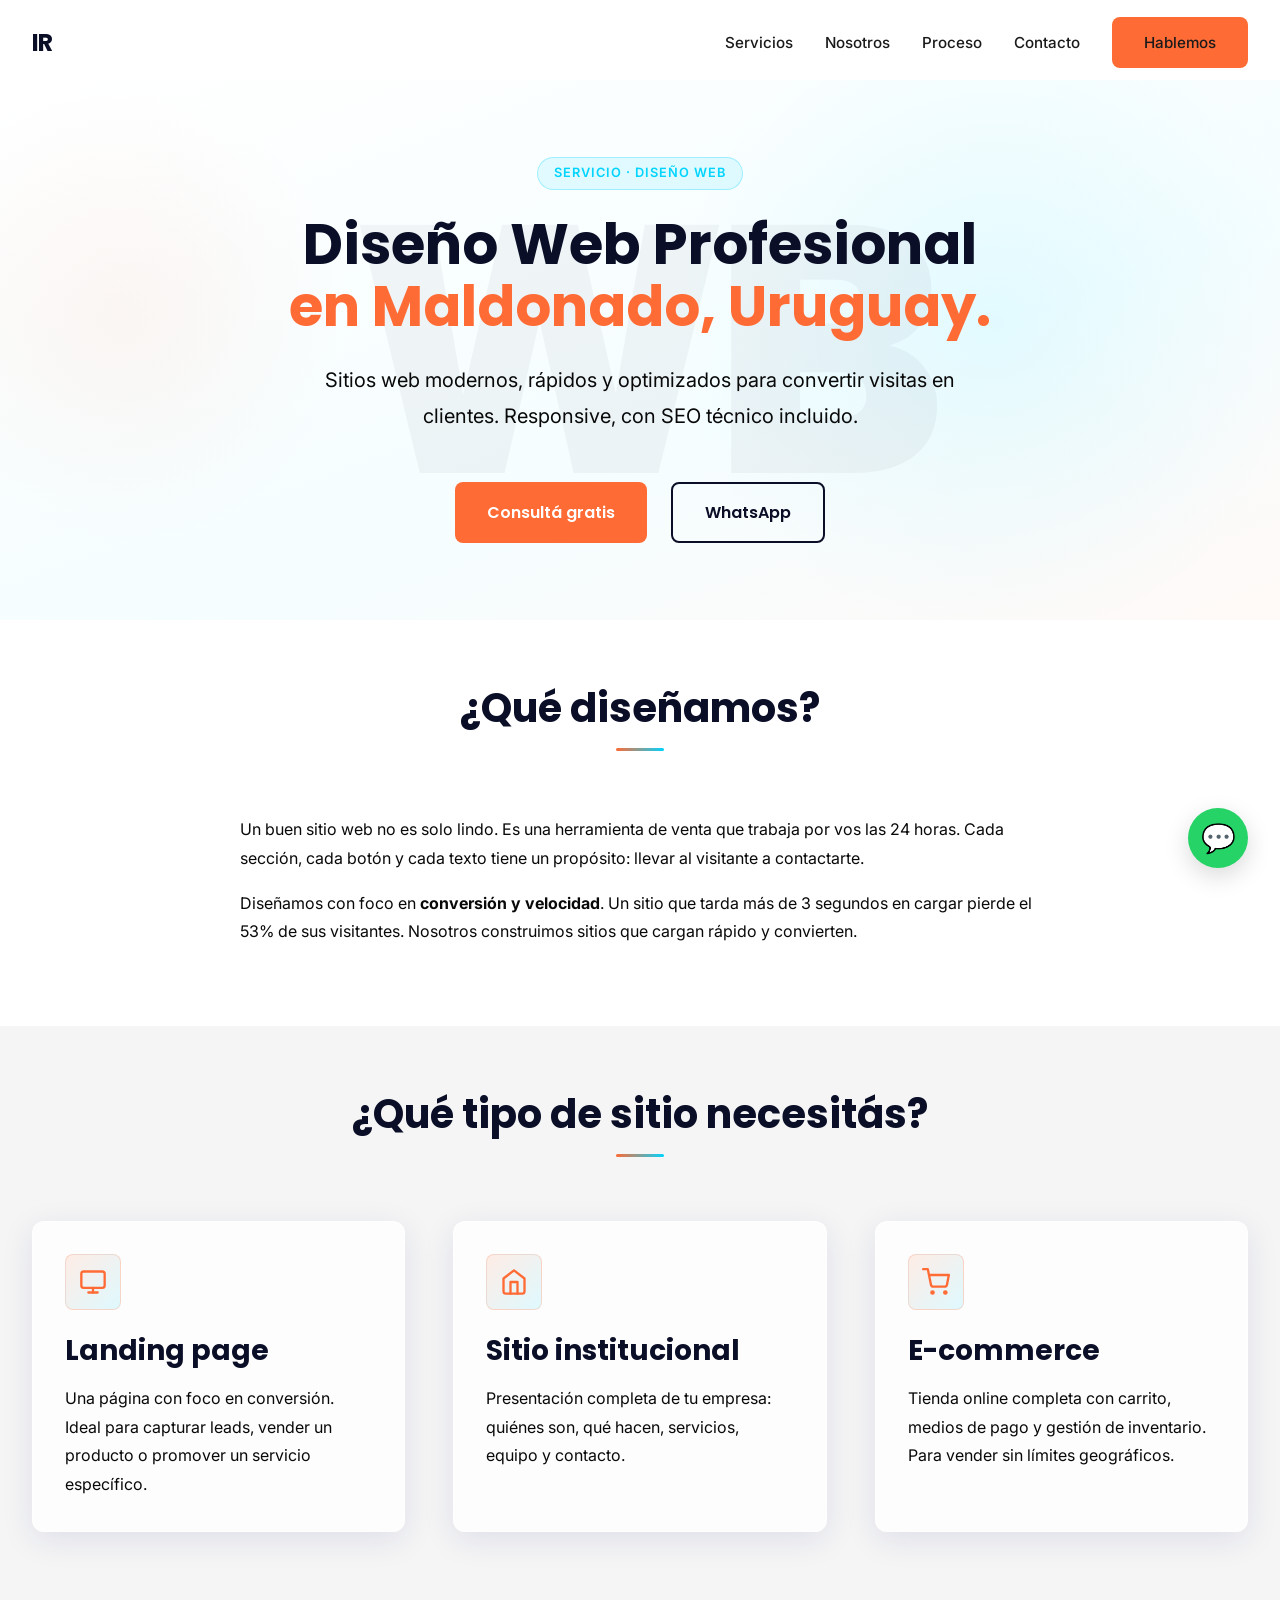
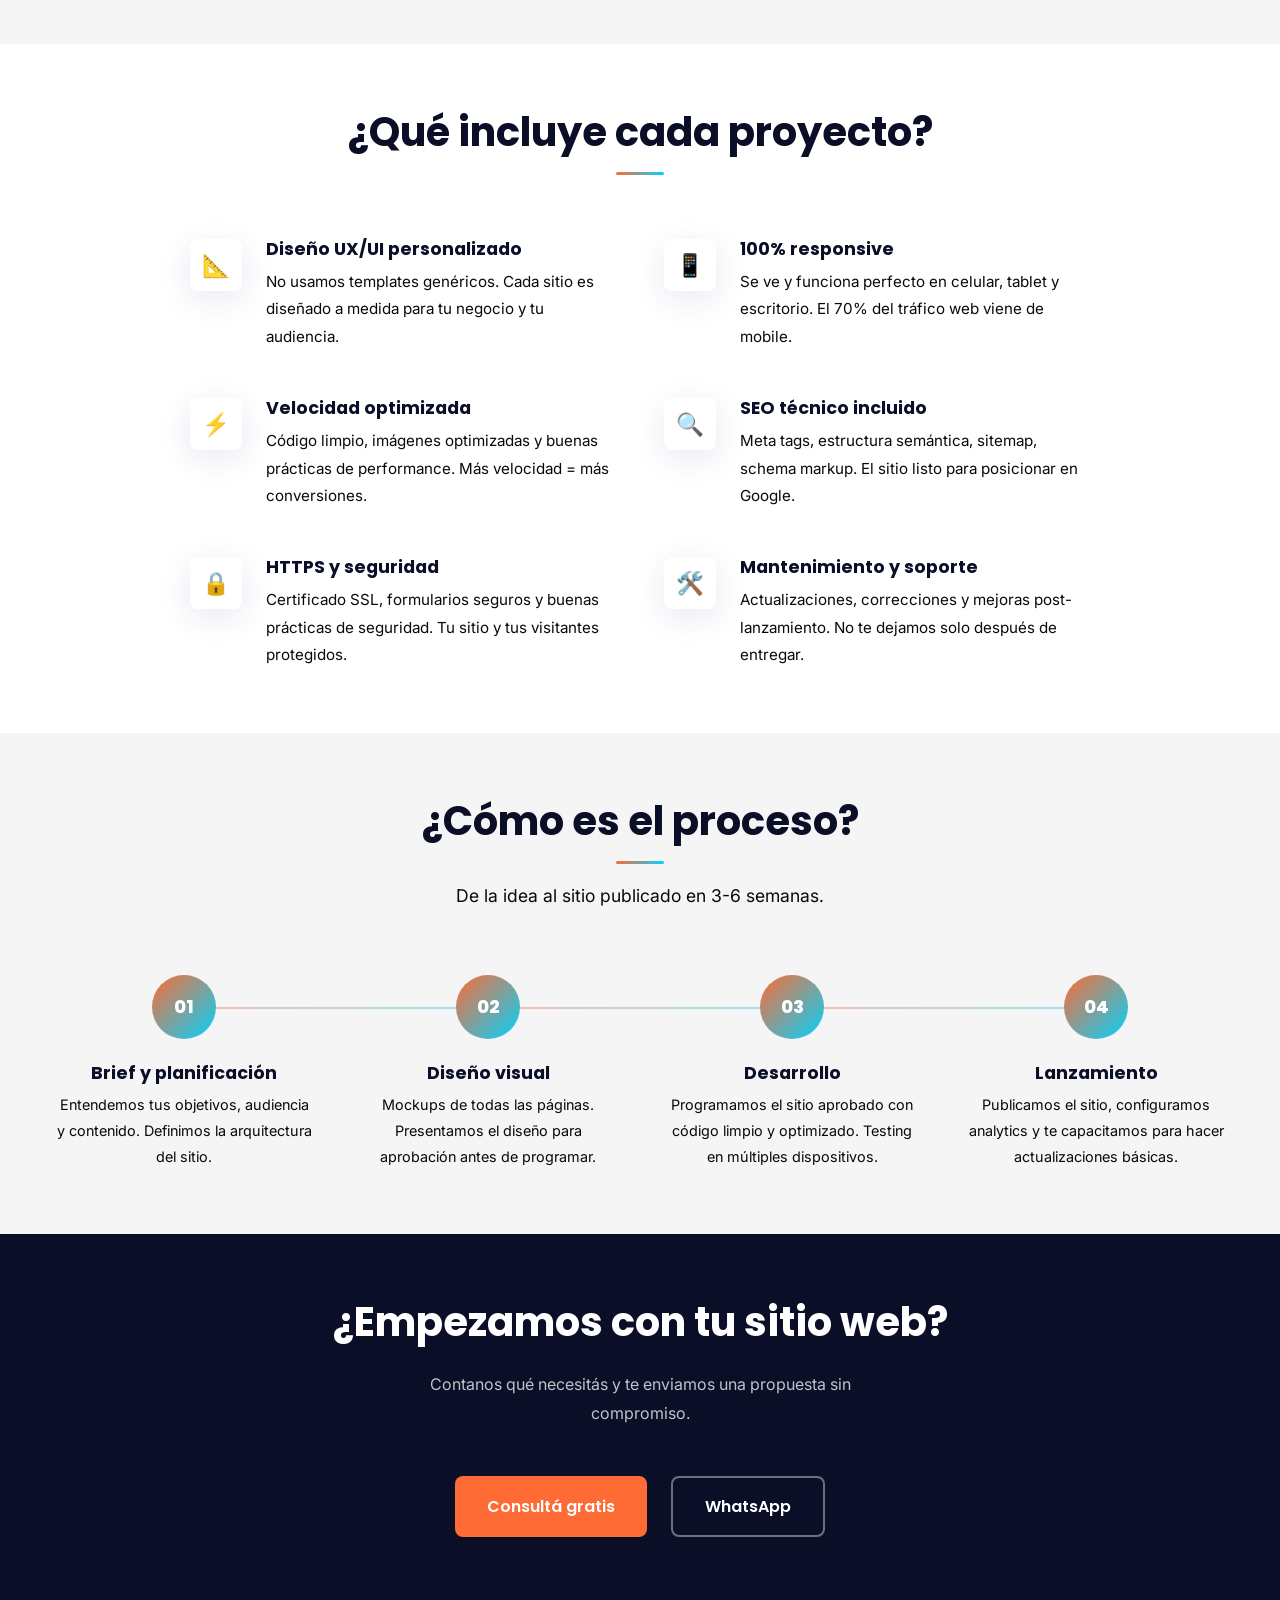
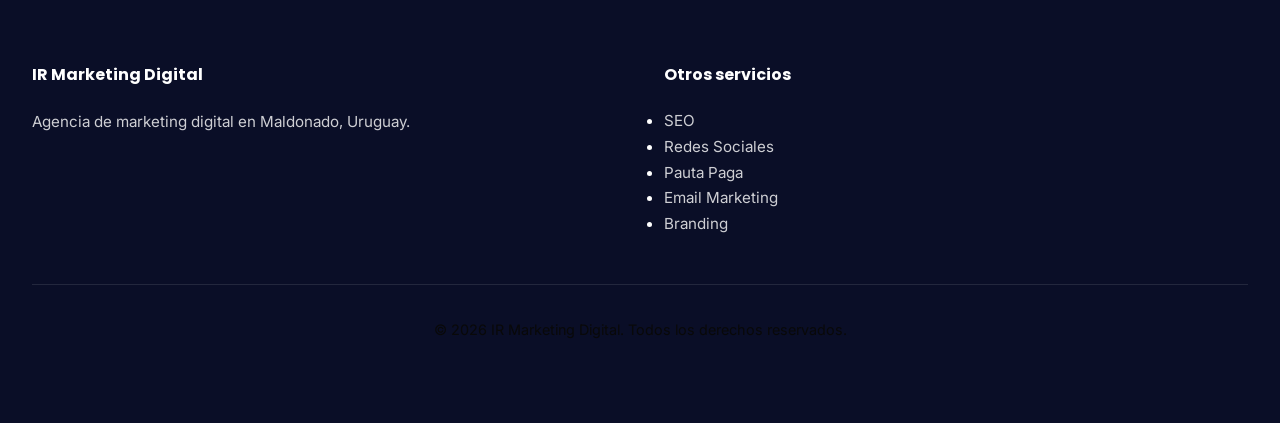
<file: pages/servicios/diseno-web.html>
<!DOCTYPE html>
<html lang="es">
<head>
  <meta charset="UTF-8">
  <meta name="viewport" content="width=device-width, initial-scale=1.0">
  <meta name="description" content="Diseño y desarrollo web en Maldonado, Uruguay. Sitios modernos, rápidos y optimizados para vender. IR Marketing Digital.">
  <meta name="keywords" content="diseño web, desarrollo web, sitio web, landing page, Maldonado, Uruguay">

  <!-- Canonical -->
  <link rel="canonical" href="https://agenciair.com/pages/servicios/diseno-web.html">

  <!-- Open Graph -->
  <meta property="og:title" content="Diseño Web Profesional en Maldonado, Uruguay | IR Marketing Digital">
  <meta property="og:description" content="Diseño y desarrollo de sitios web modernos, rápidos y optimizados para Google. Landing pages, sitios institucionales y e-commerce en Uruguay.">
  <meta property="og:type" content="website">
  <meta property="og:url" content="https://agenciair.com/pages/servicios/diseno-web.html">
  <meta property="og:image" content="https://agenciair.com/assets/images/og-image.jpg">
  <meta property="og:locale" content="es_UY">
  <meta property="og:site_name" content="IR Marketing Digital">

  <!-- Twitter Card -->
  <meta name="twitter:card" content="summary_large_image">
  <meta name="twitter:title" content="Diseño Web Profesional en Uruguay | IR Marketing Digital">
  <meta name="twitter:description" content="Sitios web rápidos, modernos y con SEO incluido. Landing pages, institucionales y e-commerce en Maldonado.">
  <meta name="twitter:image" content="https://agenciair.com/assets/images/og-image.jpg">

  <!-- Schema.org -->
  <script type="application/ld+json">
  {
    "@context": "https://schema.org",
    "@type": "Service",
    "@id": "https://agenciair.com/pages/servicios/diseno-web.html#service",
    "name": "Diseño Web Profesional",
    "url": "https://agenciair.com/pages/servicios/diseno-web.html",
    "description": "Diseño y desarrollo de sitios web para negocios en Uruguay. Responsive, optimizados para Google y con SEO técnico incluido.",
    "provider": {"@type": "LocalBusiness", "@id": "https://agenciair.com/#business", "name": "IR Marketing Digital"},
    "areaServed": {"@type": "Country", "name": "Uruguay"},
    "serviceType": "Web Design and Development"
  }
  </script>
  <script type="application/ld+json">
  {
    "@context": "https://schema.org",
    "@type": "BreadcrumbList",
    "itemListElement": [
      {"@type": "ListItem", "position": 1, "name": "Inicio", "item": "https://agenciair.com/"},
      {"@type": "ListItem", "position": 2, "name": "Servicios", "item": "https://agenciair.com/#servicios"},
      {"@type": "ListItem", "position": 3, "name": "Diseño Web", "item": "https://agenciair.com/pages/servicios/diseno-web.html"}
    ]
  }
  </script>

  <link rel="preconnect" href="https://fonts.googleapis.com">
  <link rel="preconnect" href="https://fonts.gstatic.com" crossorigin>
  <link href="https://fonts.googleapis.com/css2?family=Poppins:wght@600;700;800&family=Inter:wght@400;500;600&display=swap" rel="stylesheet">
  <link rel="stylesheet" href="../../css/styles.css">

  <title>Diseño Web Profesional | IR Marketing Digital</title>
</head>
<body>

<!-- HEADER -->
<header id="header">
  <nav>
    <a href="../../index.html" class="logo">IR</a>
    <ul class="nav-links" id="nav-links">
      <li><a href="../../index.html#servicios">Servicios</a></li>
      <li><a href="../../index.html#nosotros">Nosotros</a></li>
      <li><a href="../../index.html#proceso">Proceso</a></li>
      <li><a href="../../index.html#contacto">Contacto</a></li>
      <li><a href="../../index.html#contacto" class="nav-cta">Hablemos</a></li>
    </ul>
    <button class="menu-toggle" id="menu-toggle">☰</button>
  </nav>
</header>

<!-- HERO -->
<section class="hero" style="min-height: 60vh;">
  <div class="hero-decoration" aria-hidden="true">WB</div>
  <div class="hero-content">
    <div class="hero-badge">Servicio · Diseño Web</div>
    <h1>Diseño Web Profesional<br><span class="hero-accent">en Maldonado, Uruguay.</span></h1>
    <p class="subtitle">Sitios web modernos, rápidos y optimizados para convertir visitas en clientes. Responsive, con SEO técnico incluido.</p>
    <div class="hero-cta-group">
      <a href="../../index.html#contacto" class="btn btn-primary">Consultá gratis</a>
      <a href="https://wa.me/59898640820?text=Hola,%20quiero%20consultar%20sobre%20dise%C3%B1o%20web" target="_blank" rel="noopener noreferrer" class="btn btn-secondary">WhatsApp</a>
    </div>
  </div>
</section>

<!-- QUÉ HACEMOS -->
<section>
  <div class="section-inner">
  <div class="section-header">
    <h2>¿Qué diseñamos?</h2>
  </div>
  <div style="max-width: 800px; margin: 0 auto; line-height: 1.8;">
    <p>Un buen sitio web no es solo lindo. Es una herramienta de venta que trabaja por vos las 24 horas. Cada sección, cada botón y cada texto tiene un propósito: llevar al visitante a contactarte.</p>
    <p>Diseñamos con foco en <strong>conversión y velocidad</strong>. Un sitio que tarda más de 3 segundos en cargar pierde el 53% de sus visitantes. Nosotros construimos sitios que cargan rápido y convierten.</p>
  </div>
  </div>
</section>

<!-- TIPOS DE SITIOS -->
<section class="section-gray">
  <div class="section-inner">
  <div class="section-header">
    <h2>¿Qué tipo de sitio necesitás?</h2>
  </div>
  <div class="services-grid">
    <div class="service-card">
      <div class="service-icon">
        <svg width="28" height="28" viewBox="0 0 24 24" fill="none" stroke="currentColor" stroke-width="2" stroke-linecap="round" stroke-linejoin="round" aria-hidden="true"><rect x="2" y="3" width="20" height="14" rx="2" ry="2"/><line x1="8" y1="21" x2="16" y2="21"/><line x1="12" y1="17" x2="12" y2="21"/></svg>
      </div>
      <h3>Landing page</h3>
      <p>Una página con foco en conversión. Ideal para capturar leads, vender un producto o promover un servicio específico.</p>
    </div>
    <div class="service-card">
      <div class="service-icon">
        <svg width="28" height="28" viewBox="0 0 24 24" fill="none" stroke="currentColor" stroke-width="2" stroke-linecap="round" stroke-linejoin="round" aria-hidden="true"><path d="M3 9l9-7 9 7v11a2 2 0 0 1-2 2H5a2 2 0 0 1-2-2z"/><polyline points="9 22 9 12 15 12 15 22"/></svg>
      </div>
      <h3>Sitio institucional</h3>
      <p>Presentación completa de tu empresa: quiénes son, qué hacen, servicios, equipo y contacto.</p>
    </div>
    <div class="service-card">
      <div class="service-icon">
        <svg width="28" height="28" viewBox="0 0 24 24" fill="none" stroke="currentColor" stroke-width="2" stroke-linecap="round" stroke-linejoin="round" aria-hidden="true"><circle cx="9" cy="21" r="1"/><circle cx="20" cy="21" r="1"/><path d="M1 1h4l2.68 13.39a2 2 0 0 0 2 1.61h9.72a2 2 0 0 0 2-1.61L23 6H6"/></svg>
      </div>
      <h3>E-commerce</h3>
      <p>Tienda online completa con carrito, medios de pago y gestión de inventario. Para vender sin límites geográficos.</p>
    </div>
  </div>
  </div>
</section>

<!-- QUÉ INCLUYE -->
<section>
  <div class="section-inner">
  <div class="section-header">
    <h2>¿Qué incluye cada proyecto?</h2>
  </div>
  <div class="features-list" style="max-width: 900px; margin: 0 auto;">
    <div class="feature-item">
      <div class="feature-icon-wrap">📐</div>
      <div class="feature-content">
        <h3>Diseño UX/UI personalizado</h3>
        <p>No usamos templates genéricos. Cada sitio es diseñado a medida para tu negocio y tu audiencia.</p>
      </div>
    </div>
    <div class="feature-item">
      <div class="feature-icon-wrap">📱</div>
      <div class="feature-content">
        <h3>100% responsive</h3>
        <p>Se ve y funciona perfecto en celular, tablet y escritorio. El 70% del tráfico web viene de mobile.</p>
      </div>
    </div>
    <div class="feature-item">
      <div class="feature-icon-wrap">⚡</div>
      <div class="feature-content">
        <h3>Velocidad optimizada</h3>
        <p>Código limpio, imágenes optimizadas y buenas prácticas de performance. Más velocidad = más conversiones.</p>
      </div>
    </div>
    <div class="feature-item">
      <div class="feature-icon-wrap">🔍</div>
      <div class="feature-content">
        <h3>SEO técnico incluido</h3>
        <p>Meta tags, estructura semántica, sitemap, schema markup. El sitio listo para posicionar en Google.</p>
      </div>
    </div>
    <div class="feature-item">
      <div class="feature-icon-wrap">🔒</div>
      <div class="feature-content">
        <h3>HTTPS y seguridad</h3>
        <p>Certificado SSL, formularios seguros y buenas prácticas de seguridad. Tu sitio y tus visitantes protegidos.</p>
      </div>
    </div>
    <div class="feature-item">
      <div class="feature-icon-wrap">🛠️</div>
      <div class="feature-content">
        <h3>Mantenimiento y soporte</h3>
        <p>Actualizaciones, correcciones y mejoras post-lanzamiento. No te dejamos solo después de entregar.</p>
      </div>
    </div>
  </div>
  </div>
</section>

<!-- PROCESO -->
<section class="section-gray">
  <div class="section-inner">
  <div class="section-header">
    <h2>¿Cómo es el proceso?</h2>
    <p>De la idea al sitio publicado en 3-6 semanas.</p>
  </div>
  <div class="proceso-timeline">
    <div class="proceso-step">
      <div class="paso-badge">01</div>
      <div class="paso-connector" aria-hidden="true"></div>
      <div class="paso-content">
        <h3>Brief y planificación</h3>
        <p>Entendemos tus objetivos, audiencia y contenido. Definimos la arquitectura del sitio.</p>
      </div>
    </div>
    <div class="proceso-step">
      <div class="paso-badge">02</div>
      <div class="paso-connector" aria-hidden="true"></div>
      <div class="paso-content">
        <h3>Diseño visual</h3>
        <p>Mockups de todas las páginas. Presentamos el diseño para aprobación antes de programar.</p>
      </div>
    </div>
    <div class="proceso-step">
      <div class="paso-badge">03</div>
      <div class="paso-connector" aria-hidden="true"></div>
      <div class="paso-content">
        <h3>Desarrollo</h3>
        <p>Programamos el sitio aprobado con código limpio y optimizado. Testing en múltiples dispositivos.</p>
      </div>
    </div>
    <div class="proceso-step">
      <div class="paso-badge">04</div>
      <div class="paso-content">
        <h3>Lanzamiento</h3>
        <p>Publicamos el sitio, configuramos analytics y te capacitamos para hacer actualizaciones básicas.</p>
      </div>
    </div>
  </div>
  </div>
</section>

<!-- CTA FINAL -->
<section class="section-dark">
  <div class="section-inner" style="text-align: center;">
    <h2 class="text-white">¿Empezamos con tu sitio web?</h2>
    <p class="text-white-soft" style="max-width: 500px; margin: 0 auto var(--space-xl);">Contanos qué necesitás y te enviamos una propuesta sin compromiso.</p>
    <div style="display: flex; gap: var(--space-md); justify-content: center; flex-wrap: wrap;">
      <a href="../../index.html#contacto" class="btn btn-primary">Consultá gratis</a>
      <a href="https://wa.me/59898640820?text=Hola,%20quiero%20consultar%20sobre%20dise%C3%B1o%20web" target="_blank" rel="noopener noreferrer" class="btn btn-secondary" style="border-color: rgba(255,255,255,0.4); color: white;">WhatsApp</a>
    </div>
  </div>
</section>

<!-- FOOTER -->
<footer>
  <div class="footer-content">
    <div class="footer-section">
      <h4>IR Marketing Digital</h4>
      <p>Agencia de marketing digital en Maldonado, Uruguay.</p>
    </div>
    <div class="footer-section">
      <h4>Otros servicios</h4>
      <ul class="footer-links">
        <li><a href="seo.html">SEO</a></li>
        <li><a href="redes-sociales.html">Redes Sociales</a></li>
        <li><a href="pauta-paga.html">Pauta Paga</a></li>
        <li><a href="email-marketing.html">Email Marketing</a></li>
        <li><a href="branding.html">Branding</a></li>
      </ul>
    </div>
  </div>
  <div class="footer-bottom">
    <p>&copy; <span class="copyright-year">2024</span> IR Marketing Digital. Todos los derechos reservados.</p>
  </div>
</footer>

<a href="https://wa.me/59898640820?text=Hola,%20quiero%20consultar%20sobre%20dise%C3%B1o%20web" target="_blank" rel="noopener noreferrer" class="whatsapp-button" title="Escribe por WhatsApp">💬</a>

<script src="../../js/main.js"></script>
</body>
</html>
</file>
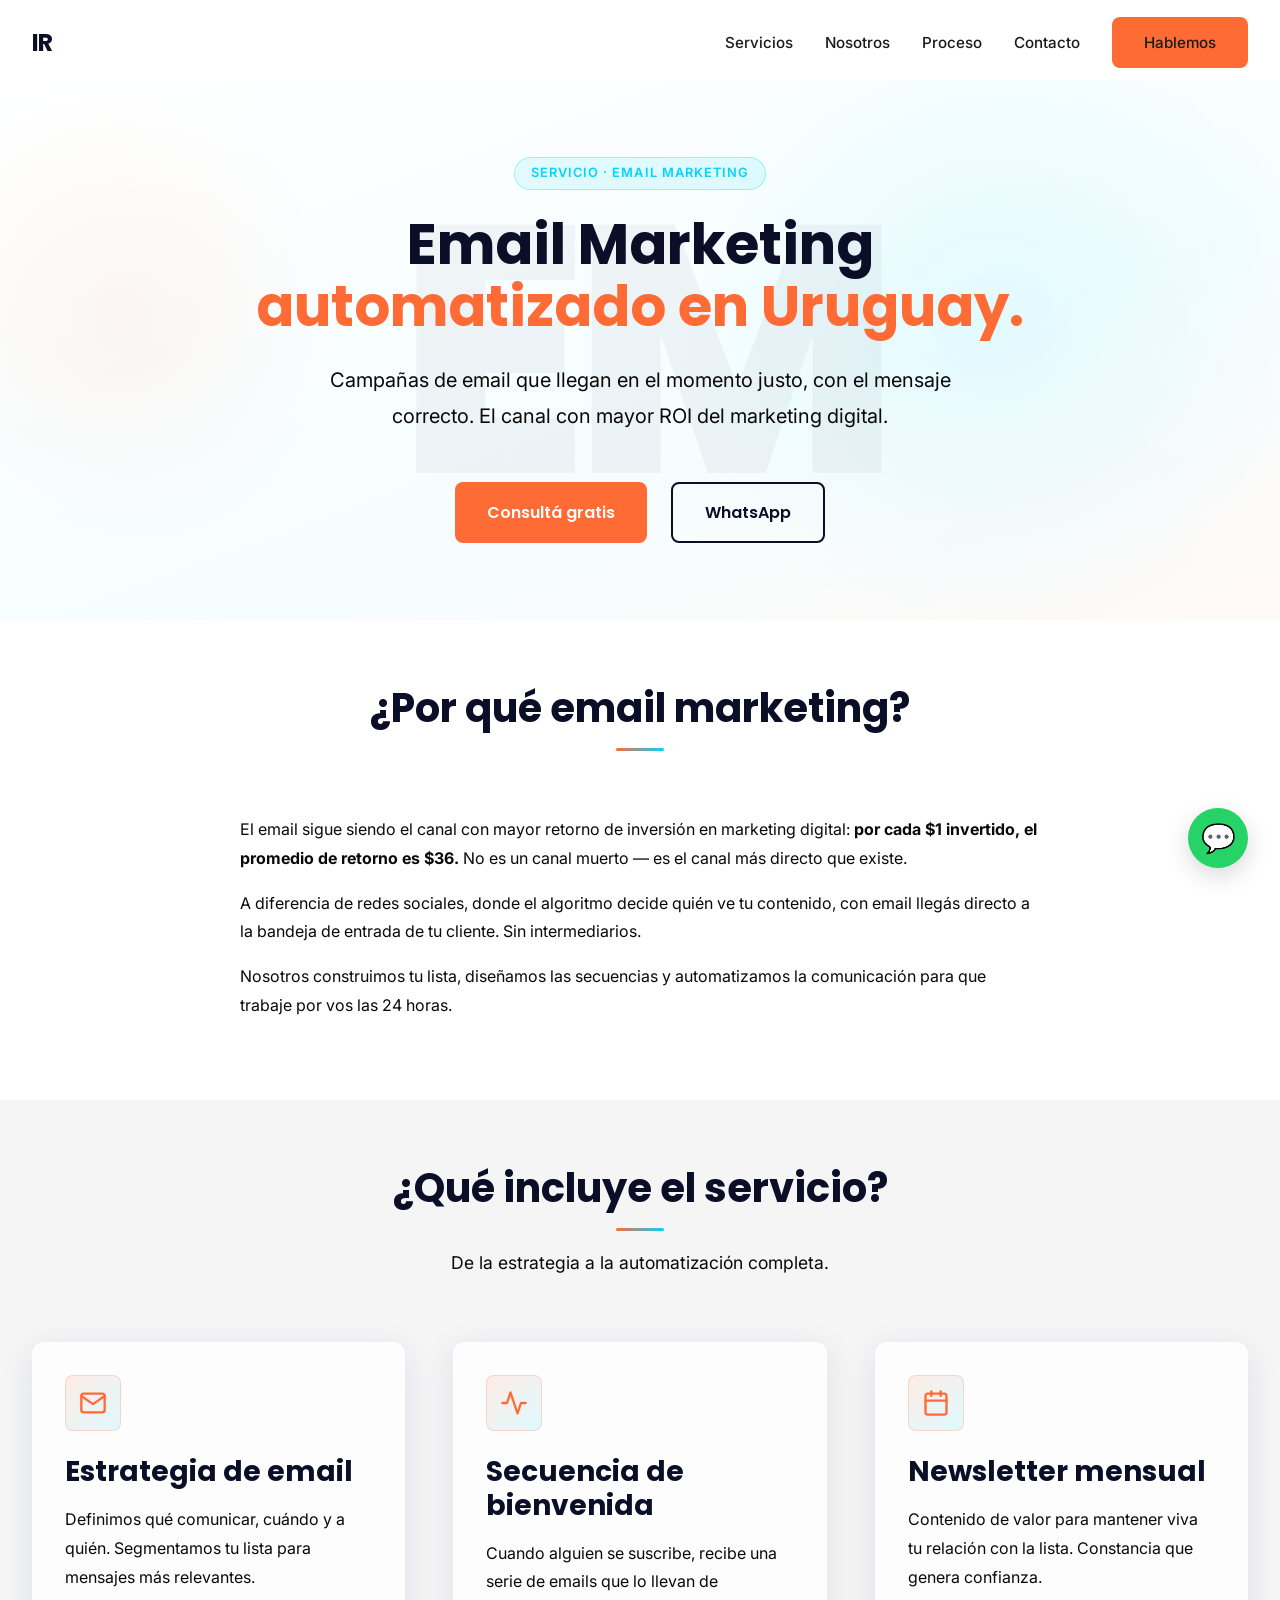
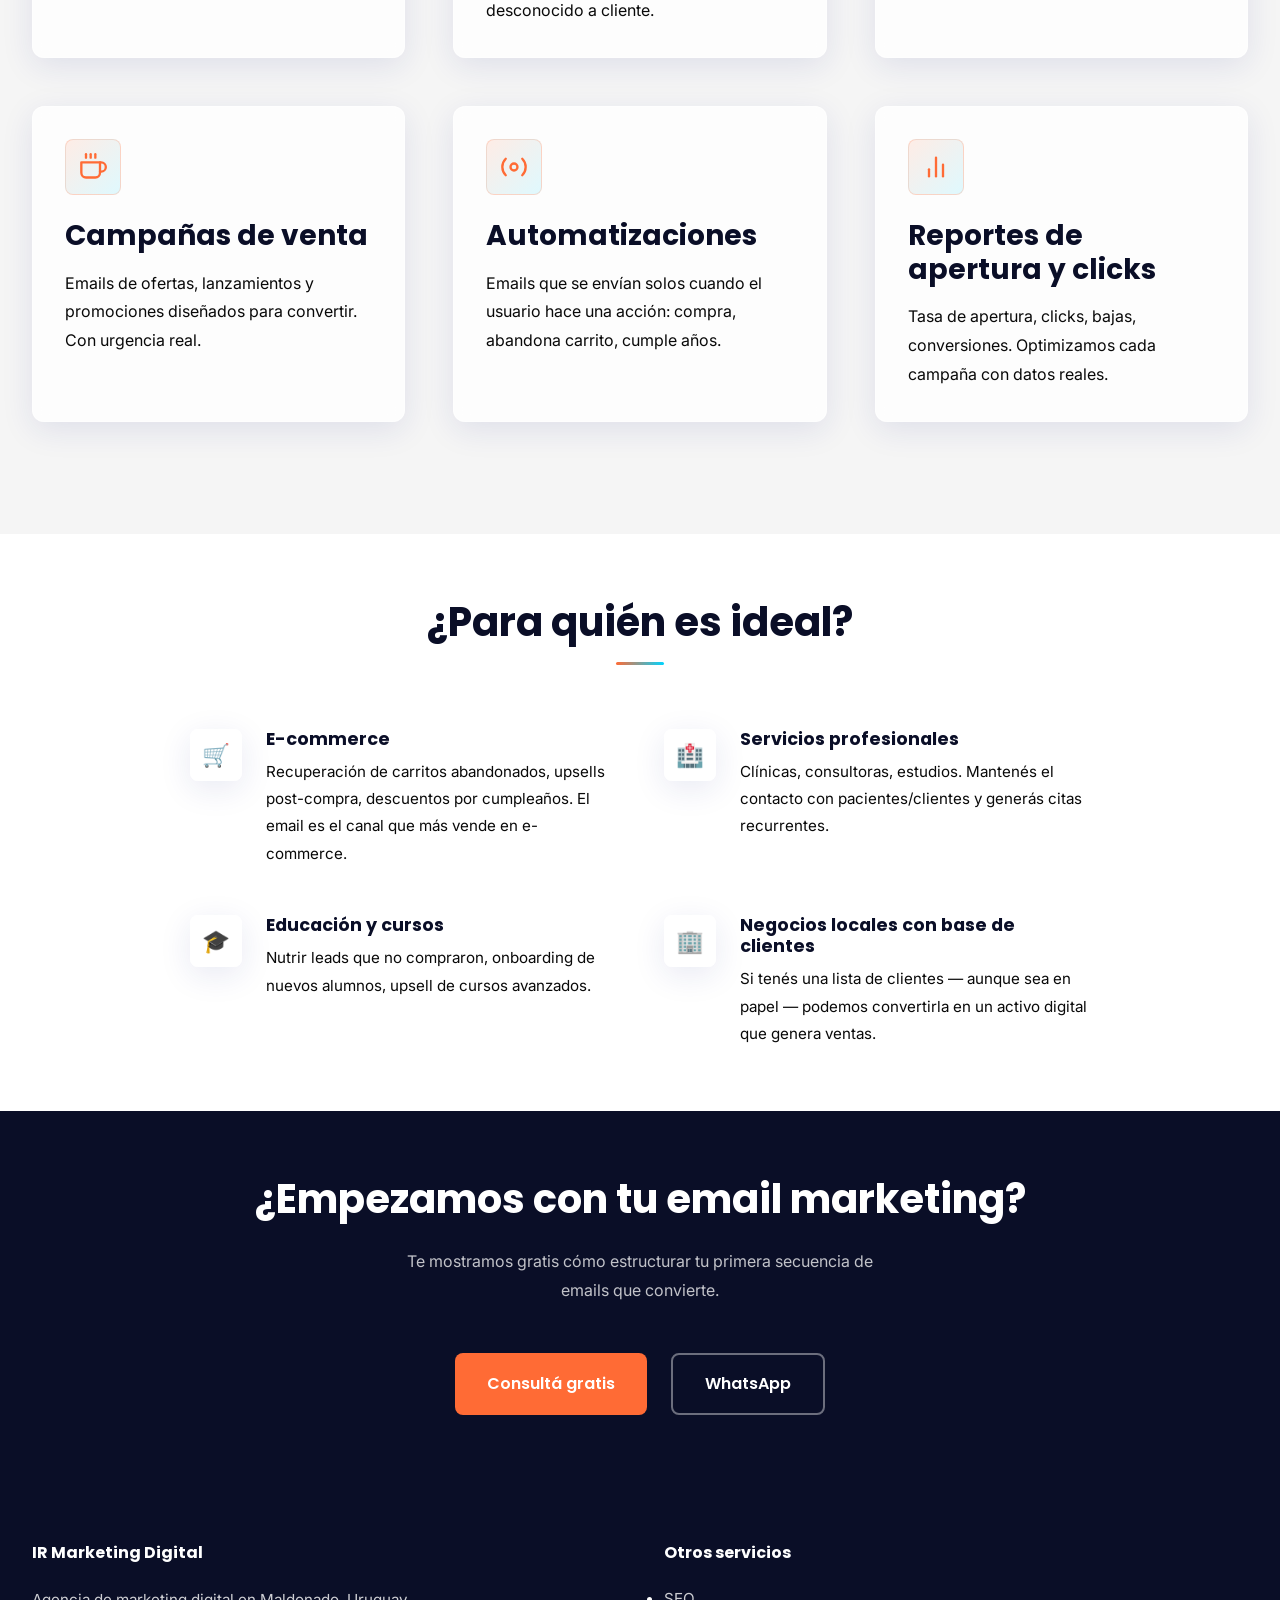
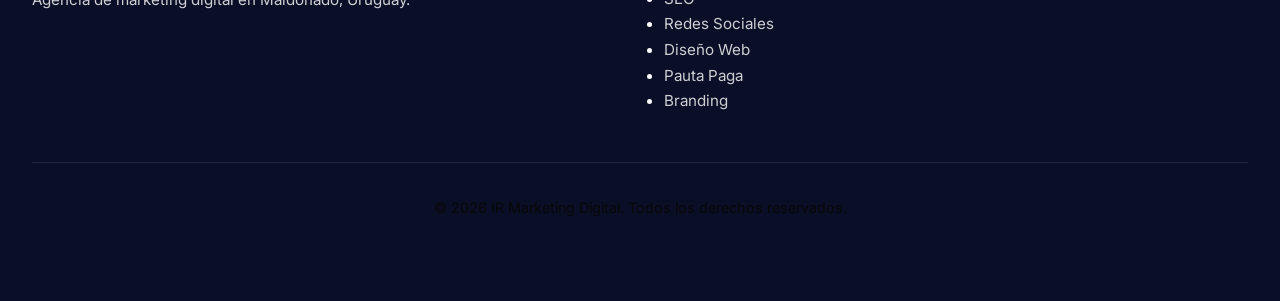
<file: pages/servicios/email-marketing.html>
<!DOCTYPE html>
<html lang="es">
<head>
  <meta charset="UTF-8">
  <meta name="viewport" content="width=device-width, initial-scale=1.0">
  <meta name="description" content="Email marketing automatizado en Uruguay. Campañas que convierten, secuencias de bienvenida y newsletters. IR Marketing Digital, Maldonado.">
  <meta name="keywords" content="email marketing, email automatizado, newsletter, campañas email, Maldonado, Uruguay">

  <!-- Canonical -->
  <link rel="canonical" href="https://agenciair.com/pages/servicios/email-marketing.html">

  <!-- Open Graph -->
  <meta property="og:title" content="Email Marketing Automatizado en Uruguay | IR Marketing Digital">
  <meta property="og:description" content="Campañas de email con el mayor ROI del marketing digital. Secuencias automatizadas, newsletters y campañas de venta para negocios en Uruguay.">
  <meta property="og:type" content="website">
  <meta property="og:url" content="https://agenciair.com/pages/servicios/email-marketing.html">
  <meta property="og:image" content="https://agenciair.com/assets/images/og-image.jpg">
  <meta property="og:locale" content="es_UY">
  <meta property="og:site_name" content="IR Marketing Digital">

  <!-- Twitter Card -->
  <meta name="twitter:card" content="summary_large_image">
  <meta name="twitter:title" content="Email Marketing en Uruguay | IR Marketing Digital">
  <meta name="twitter:description" content="Automatizaciones y campañas de email que convierten. El canal con mayor ROI del marketing digital.">
  <meta name="twitter:image" content="https://agenciair.com/assets/images/og-image.jpg">

  <!-- Schema.org -->
  <script type="application/ld+json">
  {
    "@context": "https://schema.org",
    "@type": "Service",
    "@id": "https://agenciair.com/pages/servicios/email-marketing.html#service",
    "name": "Email Marketing Automatizado",
    "url": "https://agenciair.com/pages/servicios/email-marketing.html",
    "description": "Servicio de email marketing para negocios en Uruguay. Incluye estrategia, diseño de secuencias, newsletters y automatizaciones.",
    "provider": {"@type": "LocalBusiness", "@id": "https://agenciair.com/#business", "name": "IR Marketing Digital"},
    "areaServed": {"@type": "Country", "name": "Uruguay"},
    "serviceType": "Email Marketing"
  }
  </script>
  <script type="application/ld+json">
  {
    "@context": "https://schema.org",
    "@type": "BreadcrumbList",
    "itemListElement": [
      {"@type": "ListItem", "position": 1, "name": "Inicio", "item": "https://agenciair.com/"},
      {"@type": "ListItem", "position": 2, "name": "Servicios", "item": "https://agenciair.com/#servicios"},
      {"@type": "ListItem", "position": 3, "name": "Email Marketing", "item": "https://agenciair.com/pages/servicios/email-marketing.html"}
    ]
  }
  </script>

  <link rel="preconnect" href="https://fonts.googleapis.com">
  <link rel="preconnect" href="https://fonts.gstatic.com" crossorigin>
  <link href="https://fonts.googleapis.com/css2?family=Poppins:wght@600;700;800&family=Inter:wght@400;500;600&display=swap" rel="stylesheet">
  <link rel="stylesheet" href="../../css/styles.css">

  <title>Email Marketing Automatizado | IR Marketing Digital</title>
</head>
<body>

<!-- HEADER -->
<header id="header">
  <nav>
    <a href="../../index.html" class="logo">IR</a>
    <ul class="nav-links" id="nav-links">
      <li><a href="../../index.html#servicios">Servicios</a></li>
      <li><a href="../../index.html#nosotros">Nosotros</a></li>
      <li><a href="../../index.html#proceso">Proceso</a></li>
      <li><a href="../../index.html#contacto">Contacto</a></li>
      <li><a href="../../index.html#contacto" class="nav-cta">Hablemos</a></li>
    </ul>
    <button class="menu-toggle" id="menu-toggle">☰</button>
  </nav>
</header>

<!-- HERO -->
<section class="hero" style="min-height: 60vh;">
  <div class="hero-decoration" aria-hidden="true">EM</div>
  <div class="hero-content">
    <div class="hero-badge">Servicio · Email Marketing</div>
    <h1>Email Marketing<br><span class="hero-accent">automatizado en Uruguay.</span></h1>
    <p class="subtitle">Campañas de email que llegan en el momento justo, con el mensaje correcto. El canal con mayor ROI del marketing digital.</p>
    <div class="hero-cta-group">
      <a href="../../index.html#contacto" class="btn btn-primary">Consultá gratis</a>
      <a href="https://wa.me/59898640820?text=Hola,%20quiero%20consultar%20sobre%20email%20marketing" target="_blank" rel="noopener noreferrer" class="btn btn-secondary">WhatsApp</a>
    </div>
  </div>
</section>

<!-- QUÉ ES -->
<section>
  <div class="section-inner">
  <div class="section-header">
    <h2>¿Por qué email marketing?</h2>
  </div>
  <div style="max-width: 800px; margin: 0 auto; line-height: 1.8;">
    <p>El email sigue siendo el canal con mayor retorno de inversión en marketing digital: <strong>por cada $1 invertido, el promedio de retorno es $36.</strong> No es un canal muerto — es el canal más directo que existe.</p>
    <p>A diferencia de redes sociales, donde el algoritmo decide quién ve tu contenido, con email llegás directo a la bandeja de entrada de tu cliente. Sin intermediarios.</p>
    <p>Nosotros construimos tu lista, diseñamos las secuencias y automatizamos la comunicación para que trabaje por vos las 24 horas.</p>
  </div>
  </div>
</section>

<!-- QUÉ INCLUYE -->
<section class="section-gray">
  <div class="section-inner">
  <div class="section-header">
    <h2>¿Qué incluye el servicio?</h2>
    <p>De la estrategia a la automatización completa.</p>
  </div>
  <div class="services-grid">
    <div class="service-card">
      <div class="service-icon">
        <svg width="28" height="28" viewBox="0 0 24 24" fill="none" stroke="currentColor" stroke-width="2" stroke-linecap="round" stroke-linejoin="round" aria-hidden="true"><path d="M4 4h16c1.1 0 2 .9 2 2v12c0 1.1-.9 2-2 2H4c-1.1 0-2-.9-2-2V6c0-1.1.9-2 2-2z"/><polyline points="22,6 12,13 2,6"/></svg>
      </div>
      <h3>Estrategia de email</h3>
      <p>Definimos qué comunicar, cuándo y a quién. Segmentamos tu lista para mensajes más relevantes.</p>
    </div>
    <div class="service-card">
      <div class="service-icon">
        <svg width="28" height="28" viewBox="0 0 24 24" fill="none" stroke="currentColor" stroke-width="2" stroke-linecap="round" stroke-linejoin="round" aria-hidden="true"><polyline points="22 12 18 12 15 21 9 3 6 12 2 12"/></svg>
      </div>
      <h3>Secuencia de bienvenida</h3>
      <p>Cuando alguien se suscribe, recibe una serie de emails que lo llevan de desconocido a cliente.</p>
    </div>
    <div class="service-card">
      <div class="service-icon">
        <svg width="28" height="28" viewBox="0 0 24 24" fill="none" stroke="currentColor" stroke-width="2" stroke-linecap="round" stroke-linejoin="round" aria-hidden="true"><rect x="3" y="4" width="18" height="18" rx="2" ry="2"/><line x1="16" y1="2" x2="16" y2="6"/><line x1="8" y1="2" x2="8" y2="6"/><line x1="3" y1="10" x2="21" y2="10"/></svg>
      </div>
      <h3>Newsletter mensual</h3>
      <p>Contenido de valor para mantener viva tu relación con la lista. Constancia que genera confianza.</p>
    </div>
    <div class="service-card">
      <div class="service-icon">
        <svg width="28" height="28" viewBox="0 0 24 24" fill="none" stroke="currentColor" stroke-width="2" stroke-linecap="round" stroke-linejoin="round" aria-hidden="true"><path d="M18 8h1a4 4 0 0 1 0 8h-1"/><path d="M2 8h16v9a4 4 0 0 1-4 4H6a4 4 0 0 1-4-4V8z"/><line x1="6" y1="1" x2="6" y2="4"/><line x1="10" y1="1" x2="10" y2="4"/><line x1="14" y1="1" x2="14" y2="4"/></svg>
      </div>
      <h3>Campañas de venta</h3>
      <p>Emails de ofertas, lanzamientos y promociones diseñados para convertir. Con urgencia real.</p>
    </div>
    <div class="service-card">
      <div class="service-icon">
        <svg width="28" height="28" viewBox="0 0 24 24" fill="none" stroke="currentColor" stroke-width="2" stroke-linecap="round" stroke-linejoin="round" aria-hidden="true"><circle cx="12" cy="12" r="3"/><path d="M19.07 4.93a10 10 0 0 1 0 14.14M4.93 4.93a10 10 0 0 0 0 14.14"/></svg>
      </div>
      <h3>Automatizaciones</h3>
      <p>Emails que se envían solos cuando el usuario hace una acción: compra, abandona carrito, cumple años.</p>
    </div>
    <div class="service-card">
      <div class="service-icon">
        <svg width="28" height="28" viewBox="0 0 24 24" fill="none" stroke="currentColor" stroke-width="2" stroke-linecap="round" stroke-linejoin="round" aria-hidden="true"><line x1="18" y1="20" x2="18" y2="10"/><line x1="12" y1="20" x2="12" y2="4"/><line x1="6" y1="20" x2="6" y2="14"/></svg>
      </div>
      <h3>Reportes de apertura y clicks</h3>
      <p>Tasa de apertura, clicks, bajas, conversiones. Optimizamos cada campaña con datos reales.</p>
    </div>
  </div>
  </div>
</section>

<!-- PARA QUIÉN ES -->
<section>
  <div class="section-inner">
  <div class="section-header">
    <h2>¿Para quién es ideal?</h2>
  </div>
  <div class="features-list" style="max-width: 900px; margin: 0 auto;">
    <div class="feature-item">
      <div class="feature-icon-wrap">🛒</div>
      <div class="feature-content">
        <h3>E-commerce</h3>
        <p>Recuperación de carritos abandonados, upsells post-compra, descuentos por cumpleaños. El email es el canal que más vende en e-commerce.</p>
      </div>
    </div>
    <div class="feature-item">
      <div class="feature-icon-wrap">🏥</div>
      <div class="feature-content">
        <h3>Servicios profesionales</h3>
        <p>Clínicas, consultoras, estudios. Mantenés el contacto con pacientes/clientes y generás citas recurrentes.</p>
      </div>
    </div>
    <div class="feature-item">
      <div class="feature-icon-wrap">🎓</div>
      <div class="feature-content">
        <h3>Educación y cursos</h3>
        <p>Nutrir leads que no compraron, onboarding de nuevos alumnos, upsell de cursos avanzados.</p>
      </div>
    </div>
    <div class="feature-item">
      <div class="feature-icon-wrap">🏢</div>
      <div class="feature-content">
        <h3>Negocios locales con base de clientes</h3>
        <p>Si tenés una lista de clientes — aunque sea en papel — podemos convertirla en un activo digital que genera ventas.</p>
      </div>
    </div>
  </div>
  </div>
</section>

<!-- CTA FINAL -->
<section class="section-dark">
  <div class="section-inner" style="text-align: center;">
    <h2 class="text-white">¿Empezamos con tu email marketing?</h2>
    <p class="text-white-soft" style="max-width: 500px; margin: 0 auto var(--space-xl);">Te mostramos gratis cómo estructurar tu primera secuencia de emails que convierte.</p>
    <div style="display: flex; gap: var(--space-md); justify-content: center; flex-wrap: wrap;">
      <a href="../../index.html#contacto" class="btn btn-primary">Consultá gratis</a>
      <a href="https://wa.me/59898640820?text=Hola,%20quiero%20consultar%20sobre%20email%20marketing" target="_blank" rel="noopener noreferrer" class="btn btn-secondary" style="border-color: rgba(255,255,255,0.4); color: white;">WhatsApp</a>
    </div>
  </div>
</section>

<!-- FOOTER -->
<footer>
  <div class="footer-content">
    <div class="footer-section">
      <h4>IR Marketing Digital</h4>
      <p>Agencia de marketing digital en Maldonado, Uruguay.</p>
    </div>
    <div class="footer-section">
      <h4>Otros servicios</h4>
      <ul class="footer-links">
        <li><a href="seo.html">SEO</a></li>
        <li><a href="redes-sociales.html">Redes Sociales</a></li>
        <li><a href="diseno-web.html">Diseño Web</a></li>
        <li><a href="pauta-paga.html">Pauta Paga</a></li>
        <li><a href="branding.html">Branding</a></li>
      </ul>
    </div>
  </div>
  <div class="footer-bottom">
    <p>&copy; <span class="copyright-year">2024</span> IR Marketing Digital. Todos los derechos reservados.</p>
  </div>
</footer>

<a href="https://wa.me/59898640820?text=Hola,%20quiero%20consultar%20sobre%20email%20marketing" target="_blank" rel="noopener noreferrer" class="whatsapp-button" title="Escribe por WhatsApp">💬</a>

<script src="../../js/main.js"></script>
</body>
</html>
</file>
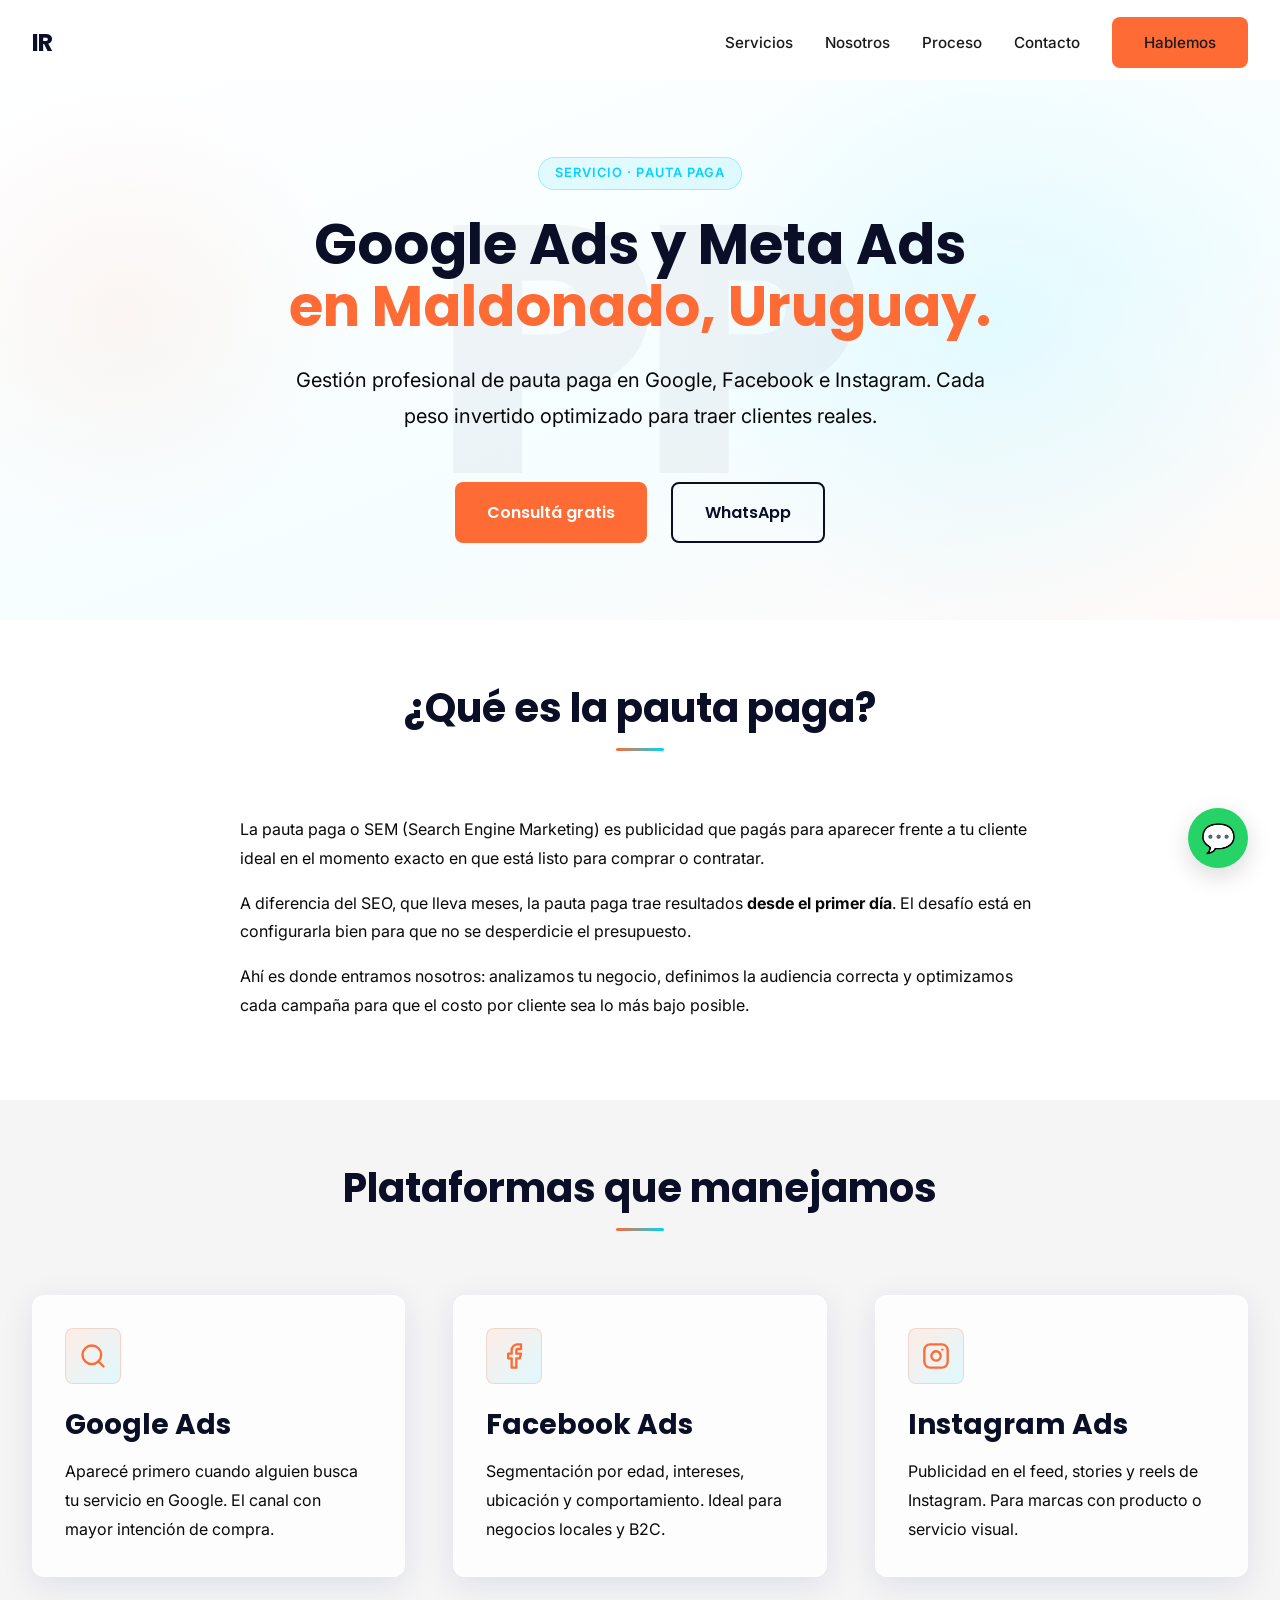
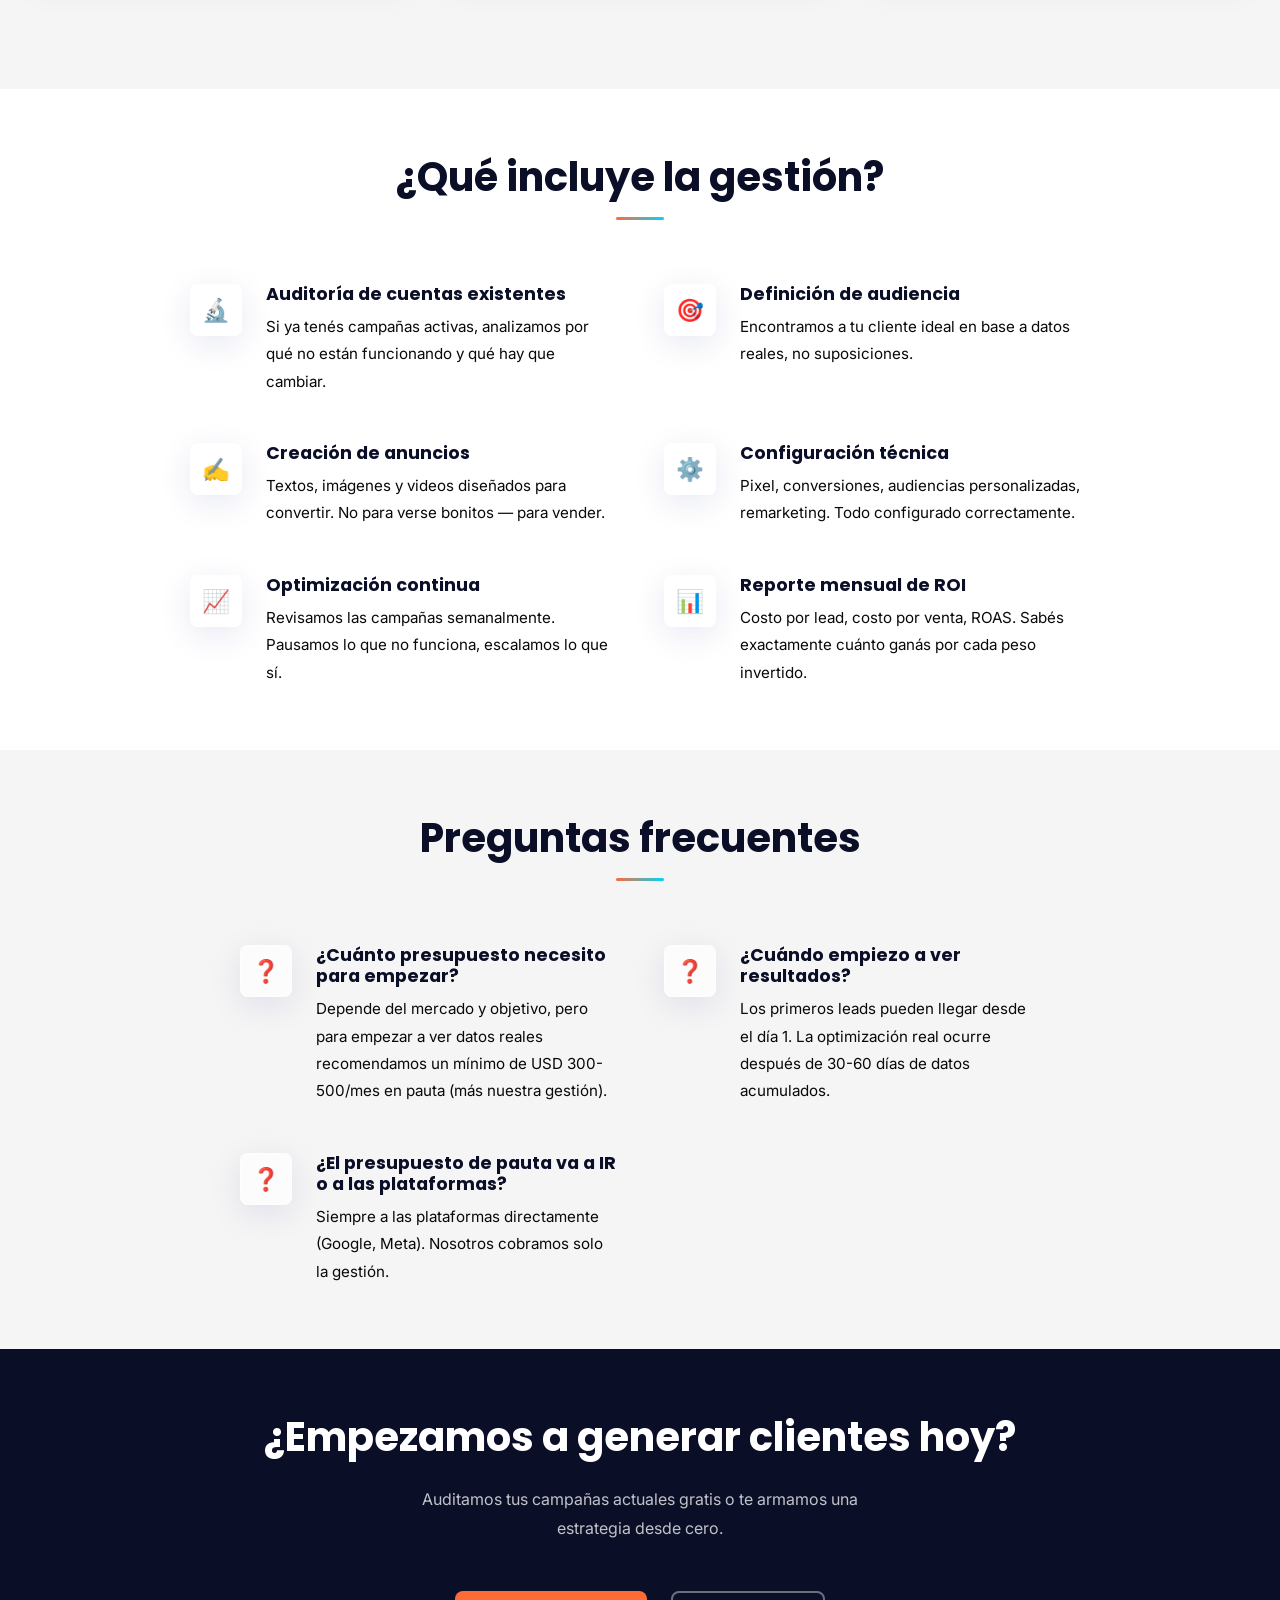
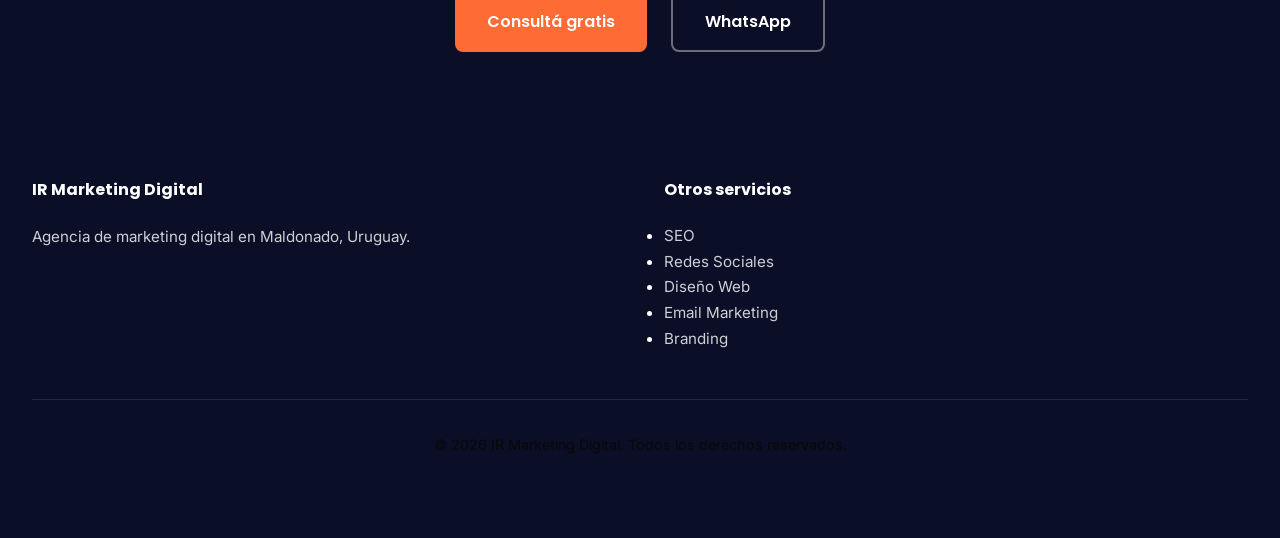
<file: pages/servicios/pauta-paga.html>
<!DOCTYPE html>
<html lang="es">
<head>
  <meta charset="UTF-8">
  <meta name="viewport" content="width=device-width, initial-scale=1.0">
  <meta name="description" content="Google Ads, Facebook Ads e Instagram Ads en Maldonado, Uruguay. Publicidad digital con resultados medibles. IR Marketing Digital.">
  <meta name="keywords" content="Google Ads, Facebook Ads, Instagram Ads, pauta paga, publicidad digital, Maldonado, Uruguay">

  <!-- Canonical -->
  <link rel="canonical" href="https://agenciair.com/pages/servicios/pauta-paga.html">

  <!-- Open Graph -->
  <meta property="og:title" content="Google Ads y Meta Ads en Uruguay | IR Marketing Digital">
  <meta property="og:description" content="Gestión profesional de Google Ads, Facebook Ads e Instagram Ads en Maldonado. Publicidad digital que genera clientes desde el primer día.">
  <meta property="og:type" content="website">
  <meta property="og:url" content="https://agenciair.com/pages/servicios/pauta-paga.html">
  <meta property="og:image" content="https://agenciair.com/assets/images/og-image.jpg">
  <meta property="og:locale" content="es_UY">
  <meta property="og:site_name" content="IR Marketing Digital">

  <!-- Twitter Card -->
  <meta name="twitter:card" content="summary_large_image">
  <meta name="twitter:title" content="Google Ads y Meta Ads en Uruguay | IR Marketing Digital">
  <meta name="twitter:description" content="Publicidad en Google, Facebook e Instagram. Resultados desde el primer día con presupuesto optimizado.">
  <meta name="twitter:image" content="https://agenciair.com/assets/images/og-image.jpg">

  <!-- Schema.org -->
  <script type="application/ld+json">
  {
    "@context": "https://schema.org",
    "@type": "Service",
    "@id": "https://agenciair.com/pages/servicios/pauta-paga.html#service",
    "name": "Pauta Paga - Google Ads y Meta Ads",
    "url": "https://agenciair.com/pages/servicios/pauta-paga.html",
    "description": "Gestión de campañas de Google Ads, Facebook Ads e Instagram Ads para negocios en Uruguay. Optimización continua y reportes de ROI.",
    "provider": {"@type": "LocalBusiness", "@id": "https://agenciair.com/#business", "name": "IR Marketing Digital"},
    "areaServed": {"@type": "Country", "name": "Uruguay"},
    "serviceType": "Pay Per Click Advertising"
  }
  </script>
  <script type="application/ld+json">
  {
    "@context": "https://schema.org",
    "@type": "BreadcrumbList",
    "itemListElement": [
      {"@type": "ListItem", "position": 1, "name": "Inicio", "item": "https://agenciair.com/"},
      {"@type": "ListItem", "position": 2, "name": "Servicios", "item": "https://agenciair.com/#servicios"},
      {"@type": "ListItem", "position": 3, "name": "Pauta Paga", "item": "https://agenciair.com/pages/servicios/pauta-paga.html"}
    ]
  }
  </script>

  <link rel="preconnect" href="https://fonts.googleapis.com">
  <link rel="preconnect" href="https://fonts.gstatic.com" crossorigin>
  <link href="https://fonts.googleapis.com/css2?family=Poppins:wght@600;700;800&family=Inter:wght@400;500;600&display=swap" rel="stylesheet">
  <link rel="stylesheet" href="../../css/styles.css">

  <title>Pauta Paga - Google Ads y Meta Ads | IR Marketing Digital</title>
</head>
<body>

<!-- HEADER -->
<header id="header">
  <nav>
    <a href="../../index.html" class="logo">IR</a>
    <ul class="nav-links" id="nav-links">
      <li><a href="../../index.html#servicios">Servicios</a></li>
      <li><a href="../../index.html#nosotros">Nosotros</a></li>
      <li><a href="../../index.html#proceso">Proceso</a></li>
      <li><a href="../../index.html#contacto">Contacto</a></li>
      <li><a href="../../index.html#contacto" class="nav-cta">Hablemos</a></li>
    </ul>
    <button class="menu-toggle" id="menu-toggle">☰</button>
  </nav>
</header>

<!-- HERO -->
<section class="hero" style="min-height: 60vh;">
  <div class="hero-decoration" aria-hidden="true">PP</div>
  <div class="hero-content">
    <div class="hero-badge">Servicio · Pauta Paga</div>
    <h1>Google Ads y Meta Ads<br><span class="hero-accent">en Maldonado, Uruguay.</span></h1>
    <p class="subtitle">Gestión profesional de pauta paga en Google, Facebook e Instagram. Cada peso invertido optimizado para traer clientes reales.</p>
    <div class="hero-cta-group">
      <a href="../../index.html#contacto" class="btn btn-primary">Consultá gratis</a>
      <a href="https://wa.me/59898640820?text=Hola,%20quiero%20consultar%20sobre%20pauta%20paga" target="_blank" rel="noopener noreferrer" class="btn btn-secondary">WhatsApp</a>
    </div>
  </div>
</section>

<!-- QUÉ ES -->
<section>
  <div class="section-inner">
  <div class="section-header">
    <h2>¿Qué es la pauta paga?</h2>
  </div>
  <div style="max-width: 800px; margin: 0 auto; line-height: 1.8;">
    <p>La pauta paga o SEM (Search Engine Marketing) es publicidad que pagás para aparecer frente a tu cliente ideal en el momento exacto en que está listo para comprar o contratar.</p>
    <p>A diferencia del SEO, que lleva meses, la pauta paga trae resultados <strong>desde el primer día</strong>. El desafío está en configurarla bien para que no se desperdicie el presupuesto.</p>
    <p>Ahí es donde entramos nosotros: analizamos tu negocio, definimos la audiencia correcta y optimizamos cada campaña para que el costo por cliente sea lo más bajo posible.</p>
  </div>
  </div>
</section>

<!-- PLATAFORMAS -->
<section class="section-gray">
  <div class="section-inner">
  <div class="section-header">
    <h2>Plataformas que manejamos</h2>
  </div>
  <div class="services-grid">
    <div class="service-card">
      <div class="service-icon">
        <svg width="28" height="28" viewBox="0 0 24 24" fill="none" stroke="currentColor" stroke-width="2" stroke-linecap="round" stroke-linejoin="round" aria-hidden="true"><circle cx="11" cy="11" r="8"/><line x1="21" y1="21" x2="16.65" y2="16.65"/></svg>
      </div>
      <h3>Google Ads</h3>
      <p>Aparecé primero cuando alguien busca tu servicio en Google. El canal con mayor intención de compra.</p>
    </div>
    <div class="service-card">
      <div class="service-icon">
        <svg width="28" height="28" viewBox="0 0 24 24" fill="none" stroke="currentColor" stroke-width="2" stroke-linecap="round" stroke-linejoin="round" aria-hidden="true"><path d="M18 2h-3a5 5 0 0 0-5 5v3H7v4h3v8h4v-8h3l1-4h-4V7a1 1 0 0 1 1-1h3z"/></svg>
      </div>
      <h3>Facebook Ads</h3>
      <p>Segmentación por edad, intereses, ubicación y comportamiento. Ideal para negocios locales y B2C.</p>
    </div>
    <div class="service-card">
      <div class="service-icon">
        <svg width="28" height="28" viewBox="0 0 24 24" fill="none" stroke="currentColor" stroke-width="2" stroke-linecap="round" stroke-linejoin="round" aria-hidden="true"><rect x="2" y="2" width="20" height="20" rx="5" ry="5"/><path d="M16 11.37A4 4 0 1 1 12.63 8 4 4 0 0 1 16 11.37z"/><line x1="17.5" y1="6.5" x2="17.51" y2="6.5"/></svg>
      </div>
      <h3>Instagram Ads</h3>
      <p>Publicidad en el feed, stories y reels de Instagram. Para marcas con producto o servicio visual.</p>
    </div>
  </div>
  </div>
</section>

<!-- QUÉ INCLUYE -->
<section>
  <div class="section-inner">
  <div class="section-header">
    <h2>¿Qué incluye la gestión?</h2>
  </div>
  <div class="features-list" style="max-width: 900px; margin: 0 auto;">
    <div class="feature-item">
      <div class="feature-icon-wrap">🔬</div>
      <div class="feature-content">
        <h3>Auditoría de cuentas existentes</h3>
        <p>Si ya tenés campañas activas, analizamos por qué no están funcionando y qué hay que cambiar.</p>
      </div>
    </div>
    <div class="feature-item">
      <div class="feature-icon-wrap">🎯</div>
      <div class="feature-content">
        <h3>Definición de audiencia</h3>
        <p>Encontramos a tu cliente ideal en base a datos reales, no suposiciones.</p>
      </div>
    </div>
    <div class="feature-item">
      <div class="feature-icon-wrap">✍️</div>
      <div class="feature-content">
        <h3>Creación de anuncios</h3>
        <p>Textos, imágenes y videos diseñados para convertir. No para verse bonitos — para vender.</p>
      </div>
    </div>
    <div class="feature-item">
      <div class="feature-icon-wrap">⚙️</div>
      <div class="feature-content">
        <h3>Configuración técnica</h3>
        <p>Pixel, conversiones, audiencias personalizadas, remarketing. Todo configurado correctamente.</p>
      </div>
    </div>
    <div class="feature-item">
      <div class="feature-icon-wrap">📈</div>
      <div class="feature-content">
        <h3>Optimización continua</h3>
        <p>Revisamos las campañas semanalmente. Pausamos lo que no funciona, escalamos lo que sí.</p>
      </div>
    </div>
    <div class="feature-item">
      <div class="feature-icon-wrap">📊</div>
      <div class="feature-content">
        <h3>Reporte mensual de ROI</h3>
        <p>Costo por lead, costo por venta, ROAS. Sabés exactamente cuánto ganás por cada peso invertido.</p>
      </div>
    </div>
  </div>
  </div>
</section>

<!-- PREGUNTAS FRECUENTES -->
<section class="section-gray">
  <div class="section-inner">
  <div class="section-header">
    <h2>Preguntas frecuentes</h2>
  </div>
  <div class="features-list" style="max-width: 800px; margin: 0 auto;">
    <div class="feature-item">
      <div class="feature-icon-wrap">❓</div>
      <div class="feature-content">
        <h3>¿Cuánto presupuesto necesito para empezar?</h3>
        <p>Depende del mercado y objetivo, pero para empezar a ver datos reales recomendamos un mínimo de USD 300-500/mes en pauta (más nuestra gestión).</p>
      </div>
    </div>
    <div class="feature-item">
      <div class="feature-icon-wrap">❓</div>
      <div class="feature-content">
        <h3>¿Cuándo empiezo a ver resultados?</h3>
        <p>Los primeros leads pueden llegar desde el día 1. La optimización real ocurre después de 30-60 días de datos acumulados.</p>
      </div>
    </div>
    <div class="feature-item">
      <div class="feature-icon-wrap">❓</div>
      <div class="feature-content">
        <h3>¿El presupuesto de pauta va a IR o a las plataformas?</h3>
        <p>Siempre a las plataformas directamente (Google, Meta). Nosotros cobramos solo la gestión.</p>
      </div>
    </div>
  </div>
  </div>
</section>

<!-- CTA FINAL -->
<section class="section-dark">
  <div class="section-inner" style="text-align: center;">
    <h2 class="text-white">¿Empezamos a generar clientes hoy?</h2>
    <p class="text-white-soft" style="max-width: 500px; margin: 0 auto var(--space-xl);">Auditamos tus campañas actuales gratis o te armamos una estrategia desde cero.</p>
    <div style="display: flex; gap: var(--space-md); justify-content: center; flex-wrap: wrap;">
      <a href="../../index.html#contacto" class="btn btn-primary">Consultá gratis</a>
      <a href="https://wa.me/59898640820?text=Hola,%20quiero%20consultar%20sobre%20pauta%20paga" target="_blank" rel="noopener noreferrer" class="btn btn-secondary" style="border-color: rgba(255,255,255,0.4); color: white;">WhatsApp</a>
    </div>
  </div>
</section>

<!-- FOOTER -->
<footer>
  <div class="footer-content">
    <div class="footer-section">
      <h4>IR Marketing Digital</h4>
      <p>Agencia de marketing digital en Maldonado, Uruguay.</p>
    </div>
    <div class="footer-section">
      <h4>Otros servicios</h4>
      <ul class="footer-links">
        <li><a href="seo.html">SEO</a></li>
        <li><a href="redes-sociales.html">Redes Sociales</a></li>
        <li><a href="diseno-web.html">Diseño Web</a></li>
        <li><a href="email-marketing.html">Email Marketing</a></li>
        <li><a href="branding.html">Branding</a></li>
      </ul>
    </div>
  </div>
  <div class="footer-bottom">
    <p>&copy; <span class="copyright-year">2024</span> IR Marketing Digital. Todos los derechos reservados.</p>
  </div>
</footer>

<a href="https://wa.me/59898640820?text=Hola,%20quiero%20consultar%20sobre%20pauta%20paga" target="_blank" rel="noopener noreferrer" class="whatsapp-button" title="Escribe por WhatsApp">💬</a>

<script src="../../js/main.js"></script>
</body>
</html>
</file>
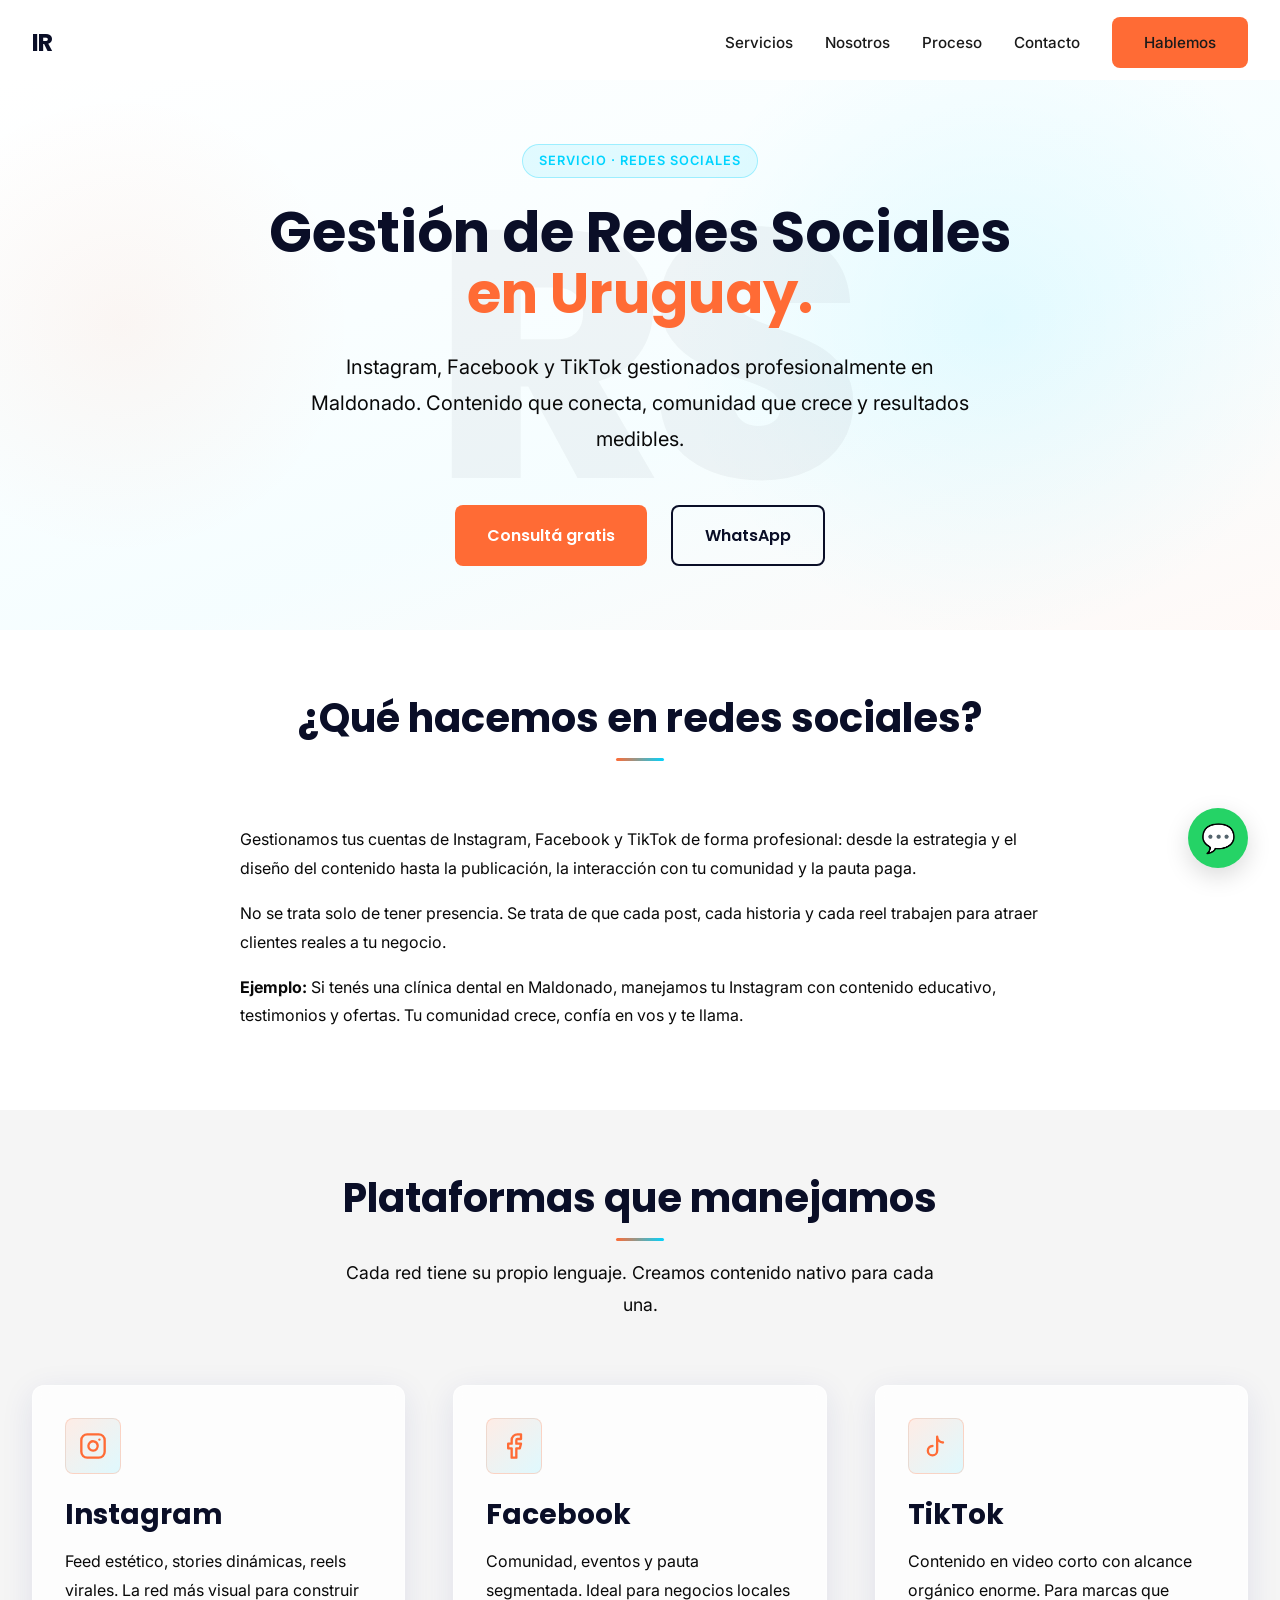
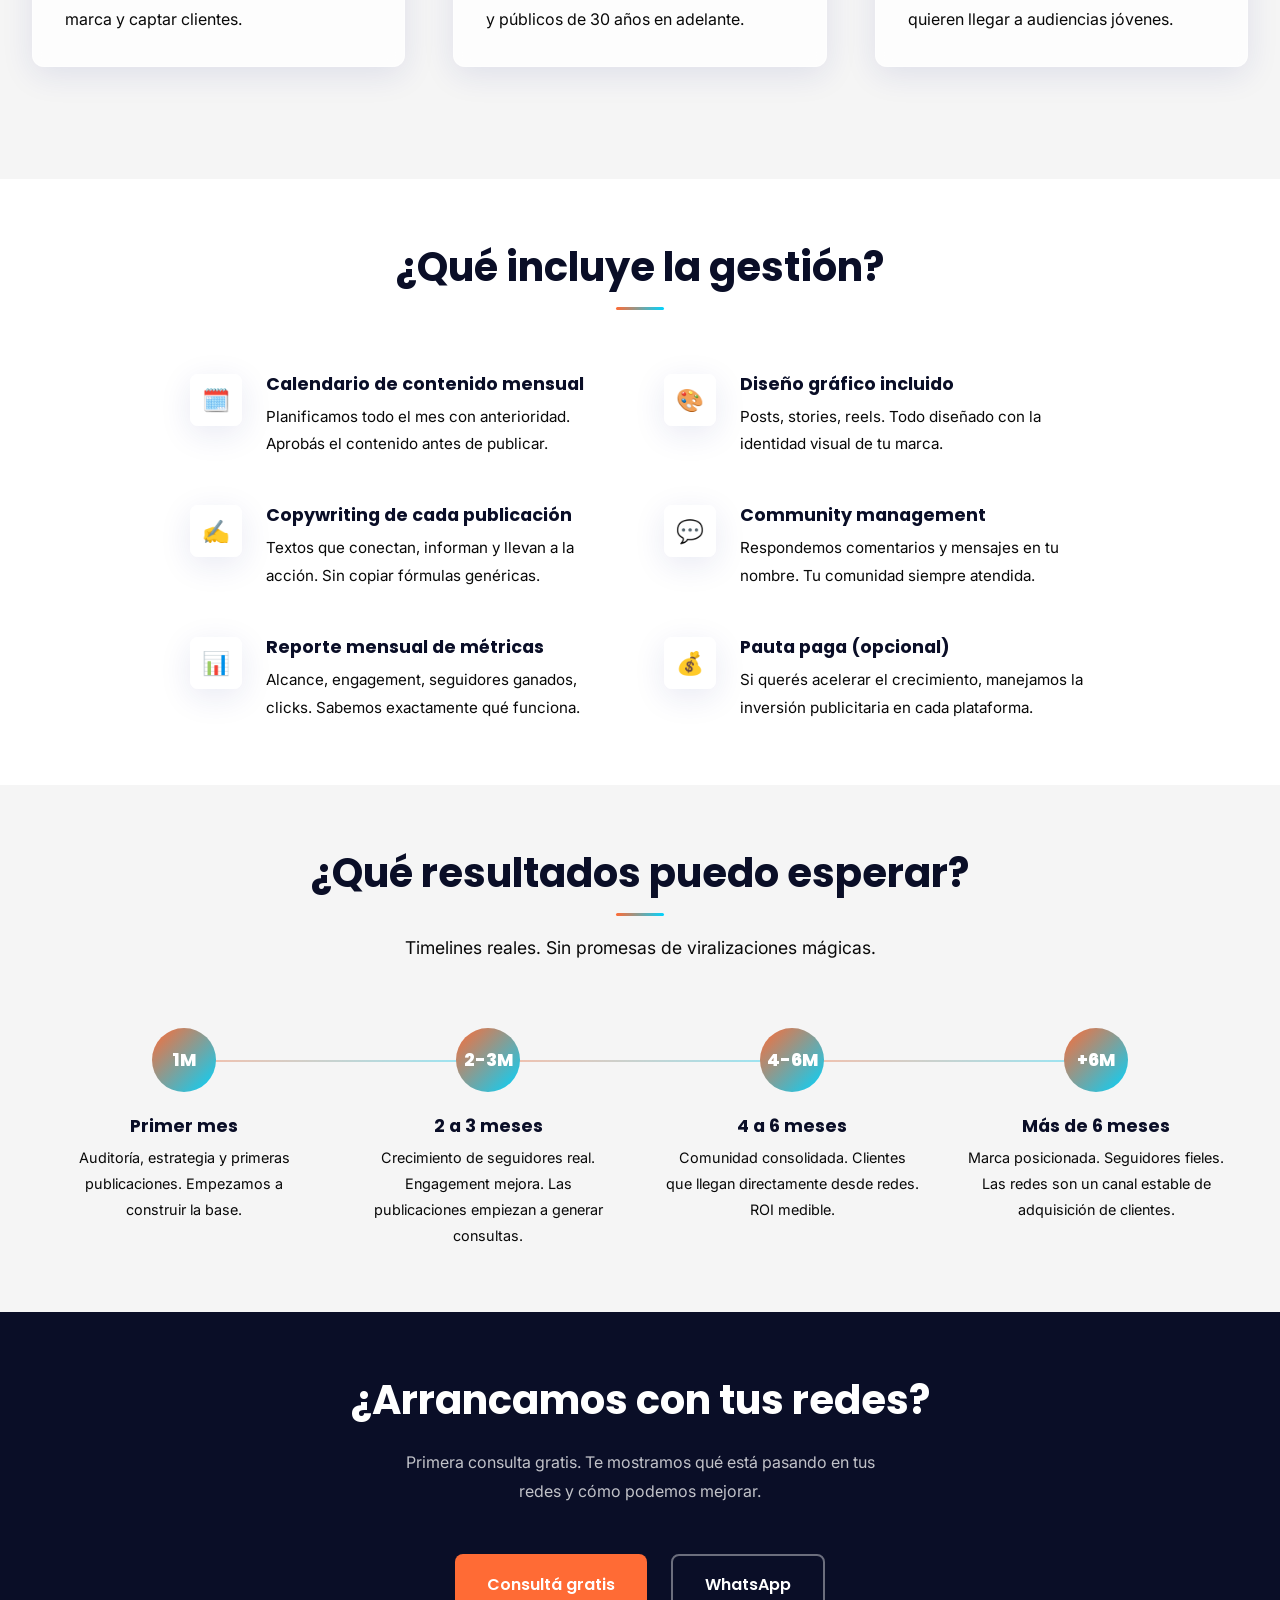
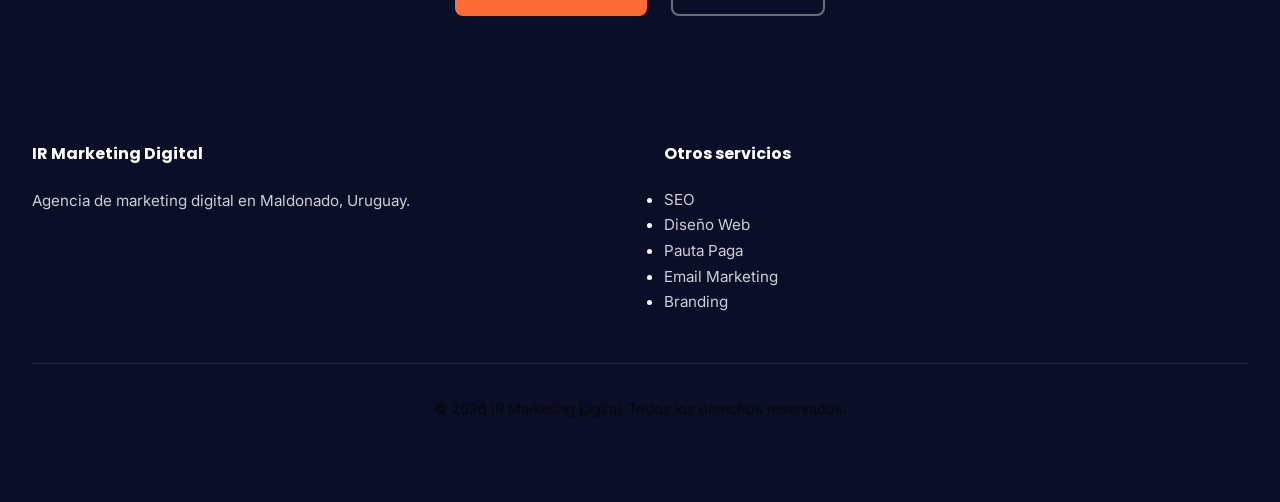
<file: pages/servicios/redes-sociales.html>
<!DOCTYPE html>
<html lang="es">
<head>
  <meta charset="UTF-8">
  <meta name="viewport" content="width=device-width, initial-scale=1.0">
  <meta name="description" content="Gestión de redes sociales en Maldonado. Instagram, Facebook, TikTok. Crecimiento real de seguidores y engagement. IR Marketing Digital.">
  <meta name="keywords" content="redes sociales, Instagram, Facebook, TikTok, community manager, Maldonado, Uruguay">

  <!-- Canonical -->
  <link rel="canonical" href="https://agenciair.com/pages/servicios/redes-sociales.html">

  <!-- Open Graph -->
  <meta property="og:title" content="Gestión de Redes Sociales en Uruguay | IR Marketing Digital">
  <meta property="og:description" content="Community manager profesional en Maldonado. Instagram, Facebook y TikTok gestionados para crecer y vender. Primera consulta gratis.">
  <meta property="og:type" content="website">
  <meta property="og:url" content="https://agenciair.com/pages/servicios/redes-sociales.html">
  <meta property="og:image" content="https://agenciair.com/assets/images/og-image.jpg">
  <meta property="og:locale" content="es_UY">
  <meta property="og:site_name" content="IR Marketing Digital">

  <!-- Twitter Card -->
  <meta name="twitter:card" content="summary_large_image">
  <meta name="twitter:title" content="Gestión de Redes Sociales en Uruguay | IR Marketing Digital">
  <meta name="twitter:description" content="Instagram, Facebook y TikTok gestionados profesionalmente en Maldonado, Uruguay.">
  <meta name="twitter:image" content="https://agenciair.com/assets/images/og-image.jpg">

  <!-- Schema.org -->
  <script type="application/ld+json">
  {
    "@context": "https://schema.org",
    "@type": "Service",
    "@id": "https://agenciair.com/pages/servicios/redes-sociales.html#service",
    "name": "Gestión de Redes Sociales",
    "url": "https://agenciair.com/pages/servicios/redes-sociales.html",
    "description": "Gestión profesional de Instagram, Facebook y TikTok para negocios en Uruguay. Incluye estrategia, diseño, copy y community management.",
    "provider": {"@type": "LocalBusiness", "@id": "https://agenciair.com/#business", "name": "IR Marketing Digital"},
    "areaServed": {"@type": "Country", "name": "Uruguay"},
    "serviceType": "Social Media Management"
  }
  </script>
  <script type="application/ld+json">
  {
    "@context": "https://schema.org",
    "@type": "BreadcrumbList",
    "itemListElement": [
      {"@type": "ListItem", "position": 1, "name": "Inicio", "item": "https://agenciair.com/"},
      {"@type": "ListItem", "position": 2, "name": "Servicios", "item": "https://agenciair.com/#servicios"},
      {"@type": "ListItem", "position": 3, "name": "Redes Sociales", "item": "https://agenciair.com/pages/servicios/redes-sociales.html"}
    ]
  }
  </script>

  <link rel="preconnect" href="https://fonts.googleapis.com">
  <link rel="preconnect" href="https://fonts.gstatic.com" crossorigin>
  <link href="https://fonts.googleapis.com/css2?family=Poppins:wght@600;700;800&family=Inter:wght@400;500;600&display=swap" rel="stylesheet">
  <link rel="stylesheet" href="../../css/styles.css">

  <title>Redes Sociales - Gestión Profesional | IR Marketing Digital</title>
</head>
<body>

<!-- HEADER -->
<header id="header">
  <nav>
    <a href="../../index.html" class="logo">IR</a>
    <ul class="nav-links" id="nav-links">
      <li><a href="../../index.html#servicios">Servicios</a></li>
      <li><a href="../../index.html#nosotros">Nosotros</a></li>
      <li><a href="../../index.html#proceso">Proceso</a></li>
      <li><a href="../../index.html#contacto">Contacto</a></li>
      <li><a href="../../index.html#contacto" class="nav-cta">Hablemos</a></li>
    </ul>
    <button class="menu-toggle" id="menu-toggle">☰</button>
  </nav>
</header>

<!-- HERO -->
<section class="hero" style="min-height: 60vh;">
  <div class="hero-decoration" aria-hidden="true">RS</div>
  <div class="hero-content">
    <div class="hero-badge">Servicio · Redes Sociales</div>
    <h1>Gestión de Redes Sociales<br><span class="hero-accent">en Uruguay.</span></h1>
    <p class="subtitle">Instagram, Facebook y TikTok gestionados profesionalmente en Maldonado. Contenido que conecta, comunidad que crece y resultados medibles.</p>
    <div class="hero-cta-group">
      <a href="../../index.html#contacto" class="btn btn-primary">Consultá gratis</a>
      <a href="https://wa.me/59898640820?text=Hola,%20quiero%20consultar%20sobre%20gesti%C3%B3n%20de%20redes%20sociales" target="_blank" rel="noopener noreferrer" class="btn btn-secondary">WhatsApp</a>
    </div>
  </div>
</section>

<!-- QUÉ ES -->
<section>
  <div class="section-inner">
  <div class="section-header">
    <h2>¿Qué hacemos en redes sociales?</h2>
  </div>
  <div style="max-width: 800px; margin: 0 auto; line-height: 1.8;">
    <p>Gestionamos tus cuentas de Instagram, Facebook y TikTok de forma profesional: desde la estrategia y el diseño del contenido hasta la publicación, la interacción con tu comunidad y la pauta paga.</p>
    <p>No se trata solo de tener presencia. Se trata de que cada post, cada historia y cada reel trabajen para atraer clientes reales a tu negocio.</p>
    <p><strong>Ejemplo:</strong> Si tenés una clínica dental en Maldonado, manejamos tu Instagram con contenido educativo, testimonios y ofertas. Tu comunidad crece, confía en vos y te llama.</p>
  </div>
  </div>
</section>

<!-- PLATAFORMAS -->
<section class="section-gray">
  <div class="section-inner">
  <div class="section-header">
    <h2>Plataformas que manejamos</h2>
    <p>Cada red tiene su propio lenguaje. Creamos contenido nativo para cada una.</p>
  </div>
  <div class="services-grid">
    <div class="service-card">
      <div class="service-icon">
        <svg width="28" height="28" viewBox="0 0 24 24" fill="none" stroke="currentColor" stroke-width="2" stroke-linecap="round" stroke-linejoin="round" aria-hidden="true"><rect x="2" y="2" width="20" height="20" rx="5" ry="5"/><path d="M16 11.37A4 4 0 1 1 12.63 8 4 4 0 0 1 16 11.37z"/><line x1="17.5" y1="6.5" x2="17.51" y2="6.5"/></svg>
      </div>
      <h3>Instagram</h3>
      <p>Feed estético, stories dinámicas, reels virales. La red más visual para construir marca y captar clientes.</p>
    </div>
    <div class="service-card">
      <div class="service-icon">
        <svg width="28" height="28" viewBox="0 0 24 24" fill="none" stroke="currentColor" stroke-width="2" stroke-linecap="round" stroke-linejoin="round" aria-hidden="true"><path d="M18 2h-3a5 5 0 0 0-5 5v3H7v4h3v8h4v-8h3l1-4h-4V7a1 1 0 0 1 1-1h3z"/></svg>
      </div>
      <h3>Facebook</h3>
      <p>Comunidad, eventos y pauta segmentada. Ideal para negocios locales y públicos de 30 años en adelante.</p>
    </div>
    <div class="service-card">
      <div class="service-icon">
        <svg width="28" height="28" viewBox="0 0 24 24" fill="none" stroke="currentColor" stroke-width="2" stroke-linecap="round" stroke-linejoin="round" aria-hidden="true"><path d="M9 12a4 4 0 1 0 4 4V4a5 5 0 0 0 5 5"/></svg>
      </div>
      <h3>TikTok</h3>
      <p>Contenido en video corto con alcance orgánico enorme. Para marcas que quieren llegar a audiencias jóvenes.</p>
    </div>
  </div>
  </div>
</section>

<!-- QUÉ INCLUYE -->
<section>
  <div class="section-inner">
  <div class="section-header">
    <h2>¿Qué incluye la gestión?</h2>
  </div>
  <div class="features-list" style="max-width: 900px; margin: 0 auto;">
    <div class="feature-item">
      <div class="feature-icon-wrap">🗓️</div>
      <div class="feature-content">
        <h3>Calendario de contenido mensual</h3>
        <p>Planificamos todo el mes con anterioridad. Aprobás el contenido antes de publicar.</p>
      </div>
    </div>
    <div class="feature-item">
      <div class="feature-icon-wrap">🎨</div>
      <div class="feature-content">
        <h3>Diseño gráfico incluido</h3>
        <p>Posts, stories, reels. Todo diseñado con la identidad visual de tu marca.</p>
      </div>
    </div>
    <div class="feature-item">
      <div class="feature-icon-wrap">✍️</div>
      <div class="feature-content">
        <h3>Copywriting de cada publicación</h3>
        <p>Textos que conectan, informan y llevan a la acción. Sin copiar fórmulas genéricas.</p>
      </div>
    </div>
    <div class="feature-item">
      <div class="feature-icon-wrap">💬</div>
      <div class="feature-content">
        <h3>Community management</h3>
        <p>Respondemos comentarios y mensajes en tu nombre. Tu comunidad siempre atendida.</p>
      </div>
    </div>
    <div class="feature-item">
      <div class="feature-icon-wrap">📊</div>
      <div class="feature-content">
        <h3>Reporte mensual de métricas</h3>
        <p>Alcance, engagement, seguidores ganados, clicks. Sabemos exactamente qué funciona.</p>
      </div>
    </div>
    <div class="feature-item">
      <div class="feature-icon-wrap">💰</div>
      <div class="feature-content">
        <h3>Pauta paga (opcional)</h3>
        <p>Si querés acelerar el crecimiento, manejamos la inversión publicitaria en cada plataforma.</p>
      </div>
    </div>
  </div>
  </div>
</section>

<!-- RESULTADOS ESPERADOS -->
<section class="section-gray">
  <div class="section-inner">
  <div class="section-header">
    <h2>¿Qué resultados puedo esperar?</h2>
    <p>Timelines reales. Sin promesas de viralizaciones mágicas.</p>
  </div>
  <div class="proceso-timeline">
    <div class="proceso-step">
      <div class="paso-badge">1M</div>
      <div class="paso-connector" aria-hidden="true"></div>
      <div class="paso-content">
        <h3>Primer mes</h3>
        <p>Auditoría, estrategia y primeras publicaciones. Empezamos a construir la base.</p>
      </div>
    </div>
    <div class="proceso-step">
      <div class="paso-badge">2-3M</div>
      <div class="paso-connector" aria-hidden="true"></div>
      <div class="paso-content">
        <h3>2 a 3 meses</h3>
        <p>Crecimiento de seguidores real. Engagement mejora. Las publicaciones empiezan a generar consultas.</p>
      </div>
    </div>
    <div class="proceso-step">
      <div class="paso-badge">4-6M</div>
      <div class="paso-connector" aria-hidden="true"></div>
      <div class="paso-content">
        <h3>4 a 6 meses</h3>
        <p>Comunidad consolidada. Clientes que llegan directamente desde redes. ROI medible.</p>
      </div>
    </div>
    <div class="proceso-step">
      <div class="paso-badge">+6M</div>
      <div class="paso-content">
        <h3>Más de 6 meses</h3>
        <p>Marca posicionada. Seguidores fieles. Las redes son un canal estable de adquisición de clientes.</p>
      </div>
    </div>
  </div>
  </div>
</section>

<!-- CTA FINAL -->
<section class="section-dark">
  <div class="section-inner" style="text-align: center;">
    <h2 class="text-white">¿Arrancamos con tus redes?</h2>
    <p class="text-white-soft" style="max-width: 500px; margin: 0 auto var(--space-xl);">Primera consulta gratis. Te mostramos qué está pasando en tus redes y cómo podemos mejorar.</p>
    <div style="display: flex; gap: var(--space-md); justify-content: center; flex-wrap: wrap;">
      <a href="../../index.html#contacto" class="btn btn-primary">Consultá gratis</a>
      <a href="https://wa.me/59898640820?text=Hola,%20quiero%20consultar%20sobre%20redes%20sociales" target="_blank" rel="noopener noreferrer" class="btn btn-secondary" style="border-color: rgba(255,255,255,0.4); color: white;">WhatsApp</a>
    </div>
  </div>
</section>

<!-- FOOTER -->
<footer>
  <div class="footer-content">
    <div class="footer-section">
      <h4>IR Marketing Digital</h4>
      <p>Agencia de marketing digital en Maldonado, Uruguay.</p>
    </div>
    <div class="footer-section">
      <h4>Otros servicios</h4>
      <ul class="footer-links">
        <li><a href="seo.html">SEO</a></li>
        <li><a href="diseno-web.html">Diseño Web</a></li>
        <li><a href="pauta-paga.html">Pauta Paga</a></li>
        <li><a href="email-marketing.html">Email Marketing</a></li>
        <li><a href="branding.html">Branding</a></li>
      </ul>
    </div>
  </div>
  <div class="footer-bottom">
    <p>&copy; <span class="copyright-year">2024</span> IR Marketing Digital. Todos los derechos reservados.</p>
  </div>
</footer>

<!-- WHATSAPP FLOTANTE -->
<a href="https://wa.me/59898640820?text=Hola,%20quiero%20consultar%20sobre%20redes%20sociales" target="_blank" rel="noopener noreferrer" class="whatsapp-button" title="Escribe por WhatsApp">💬</a>

<script src="../../js/main.js"></script>
</body>
</html>
</file>
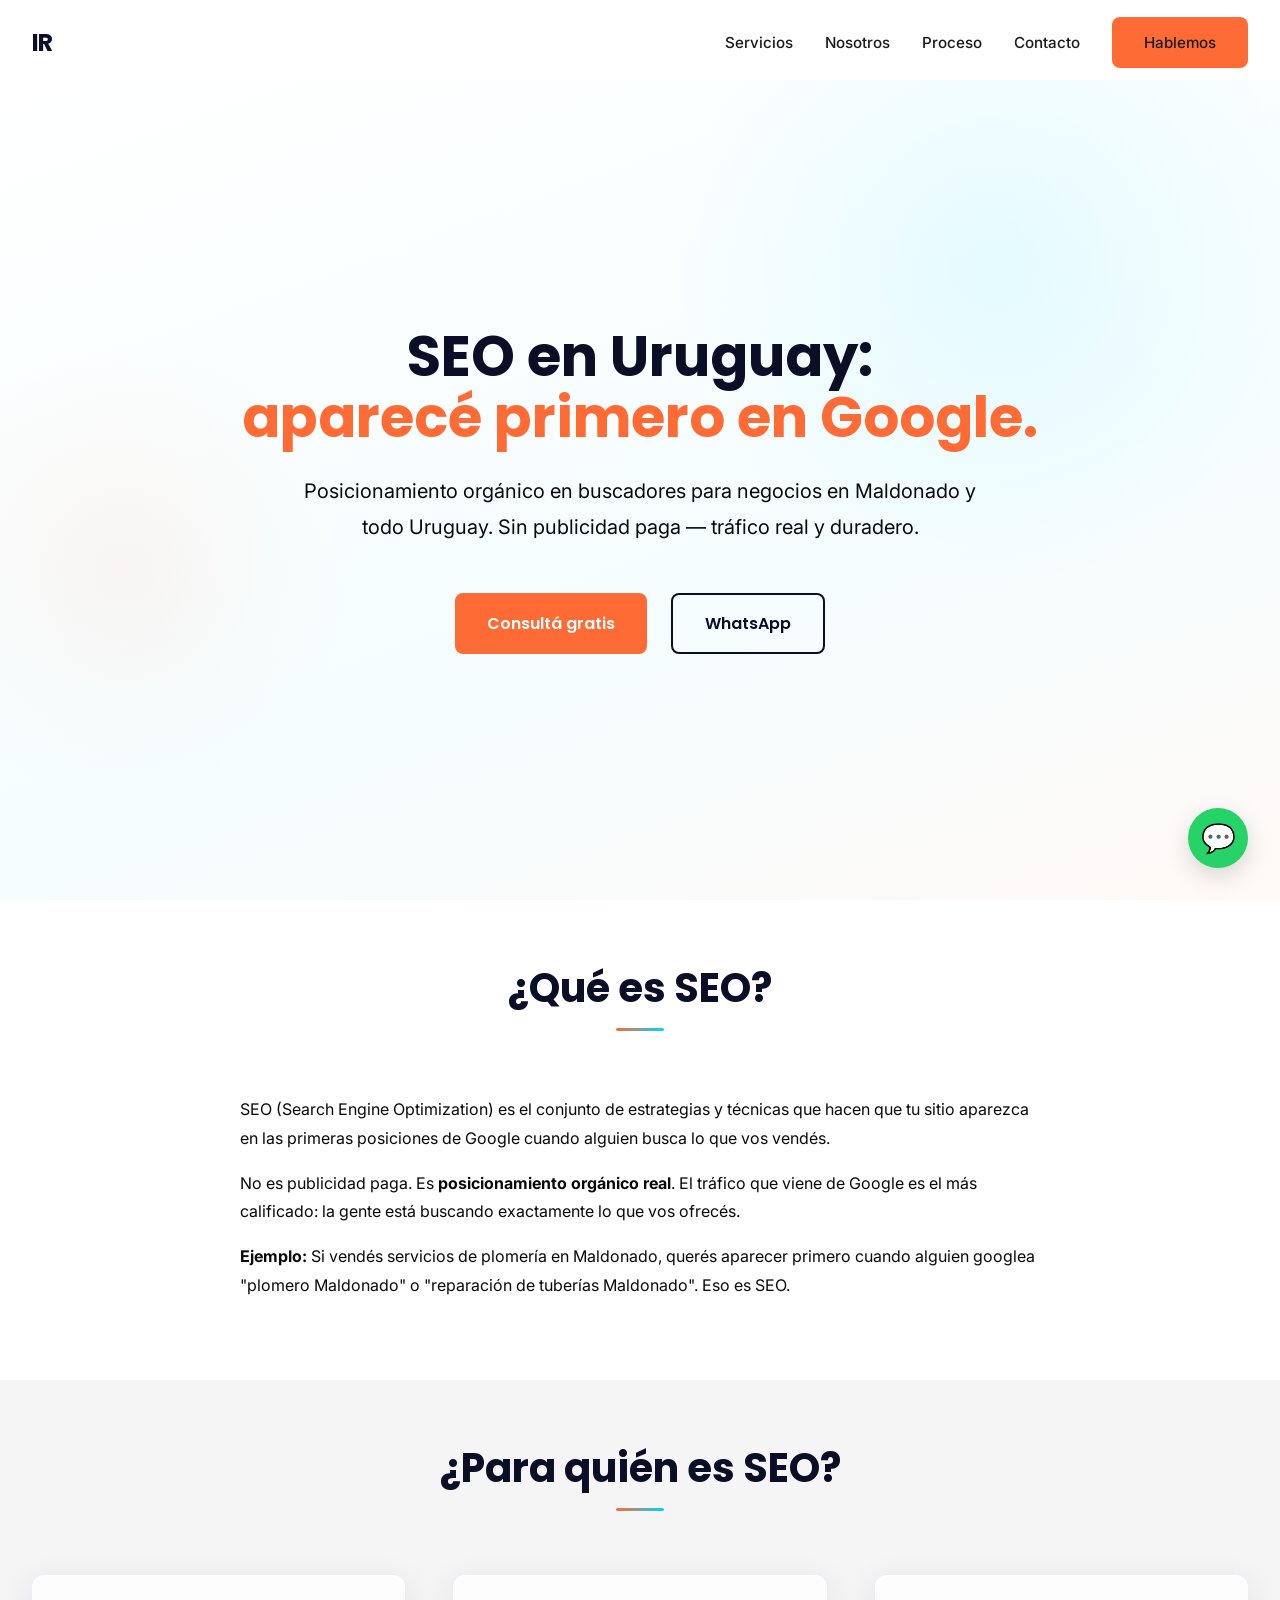
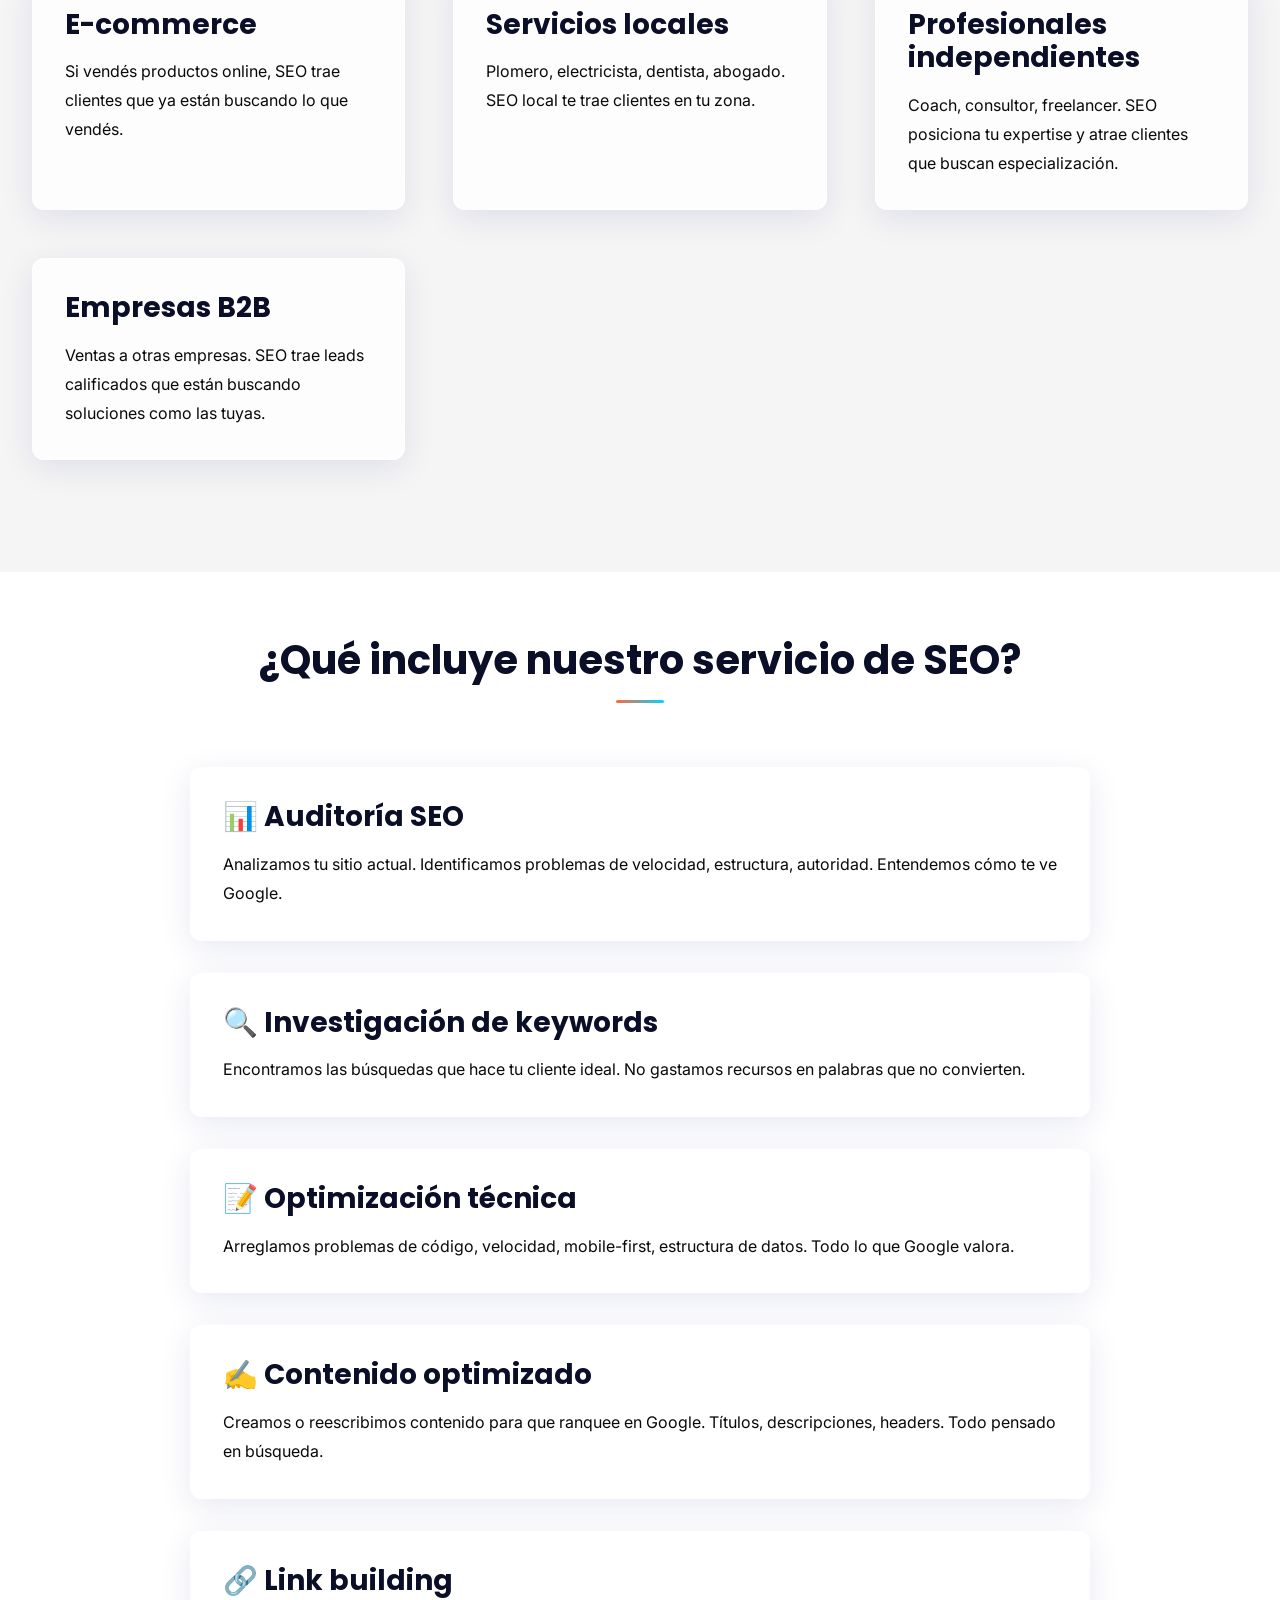
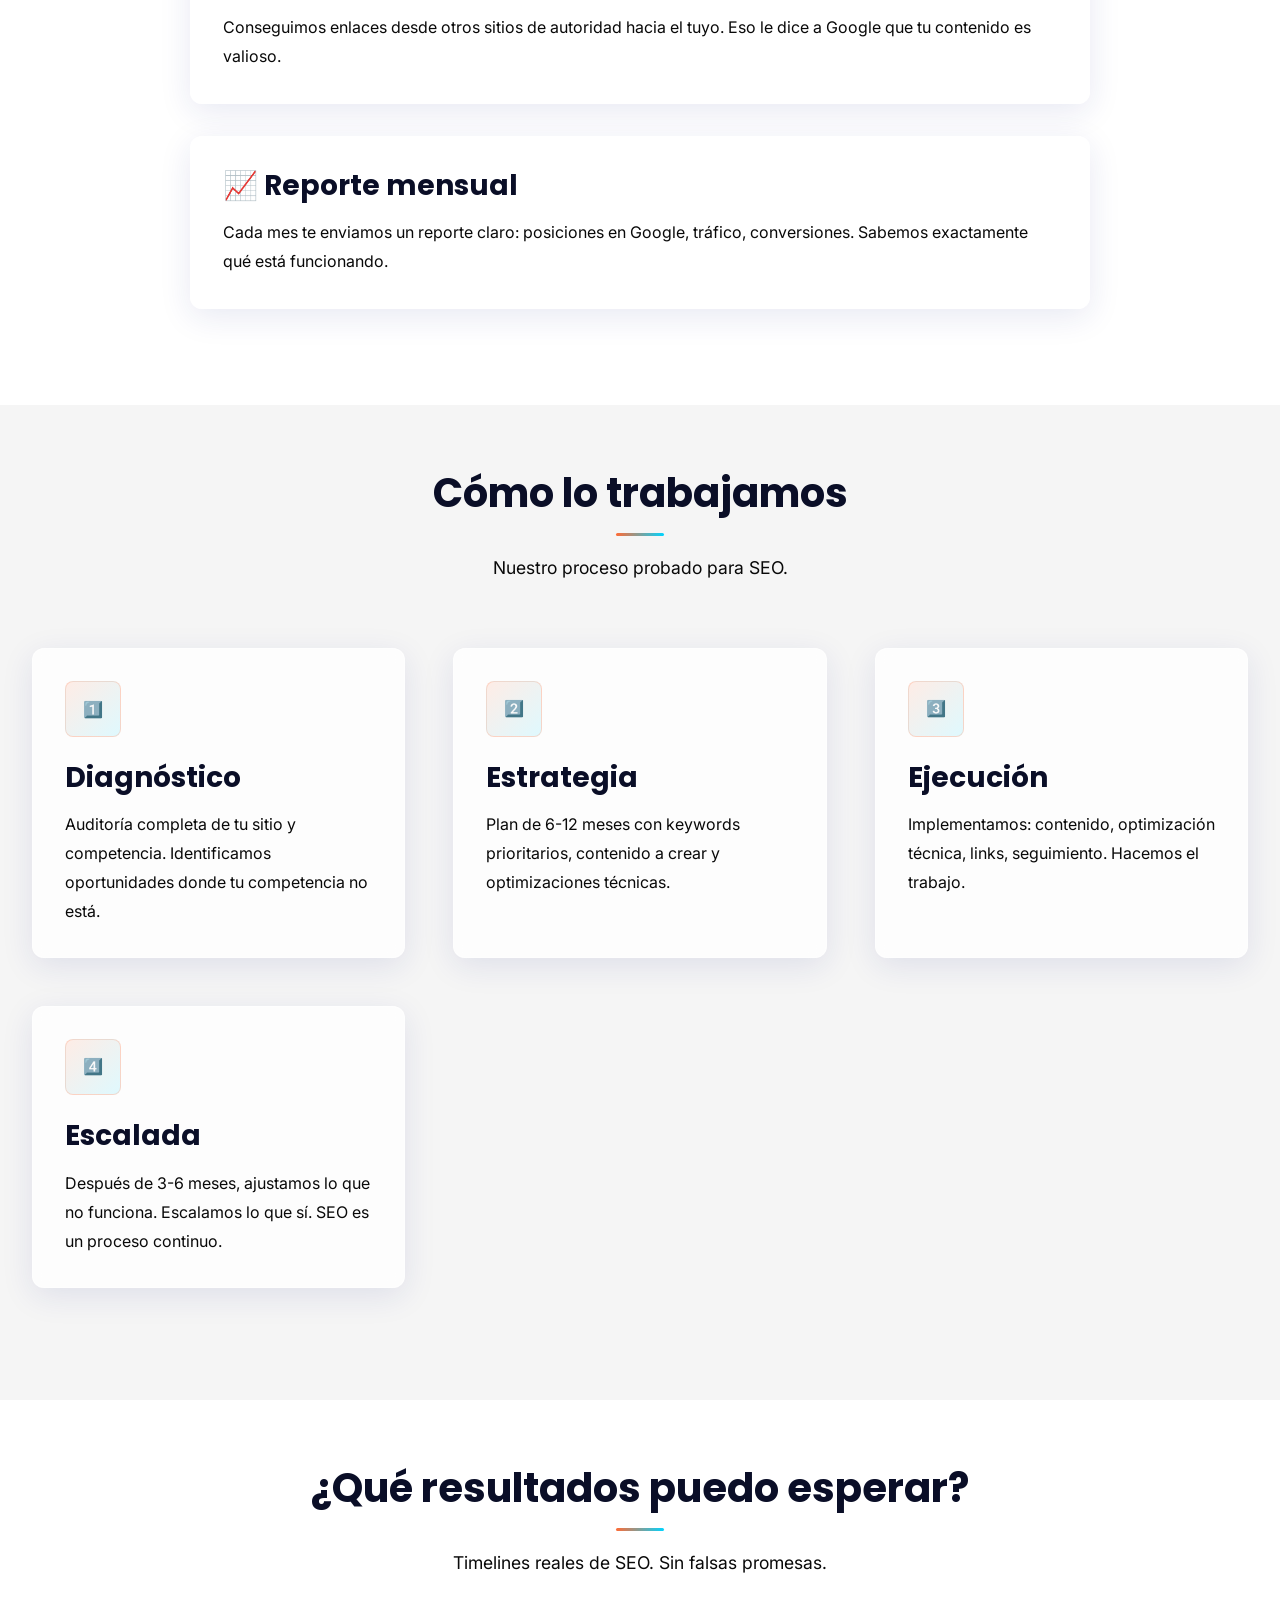
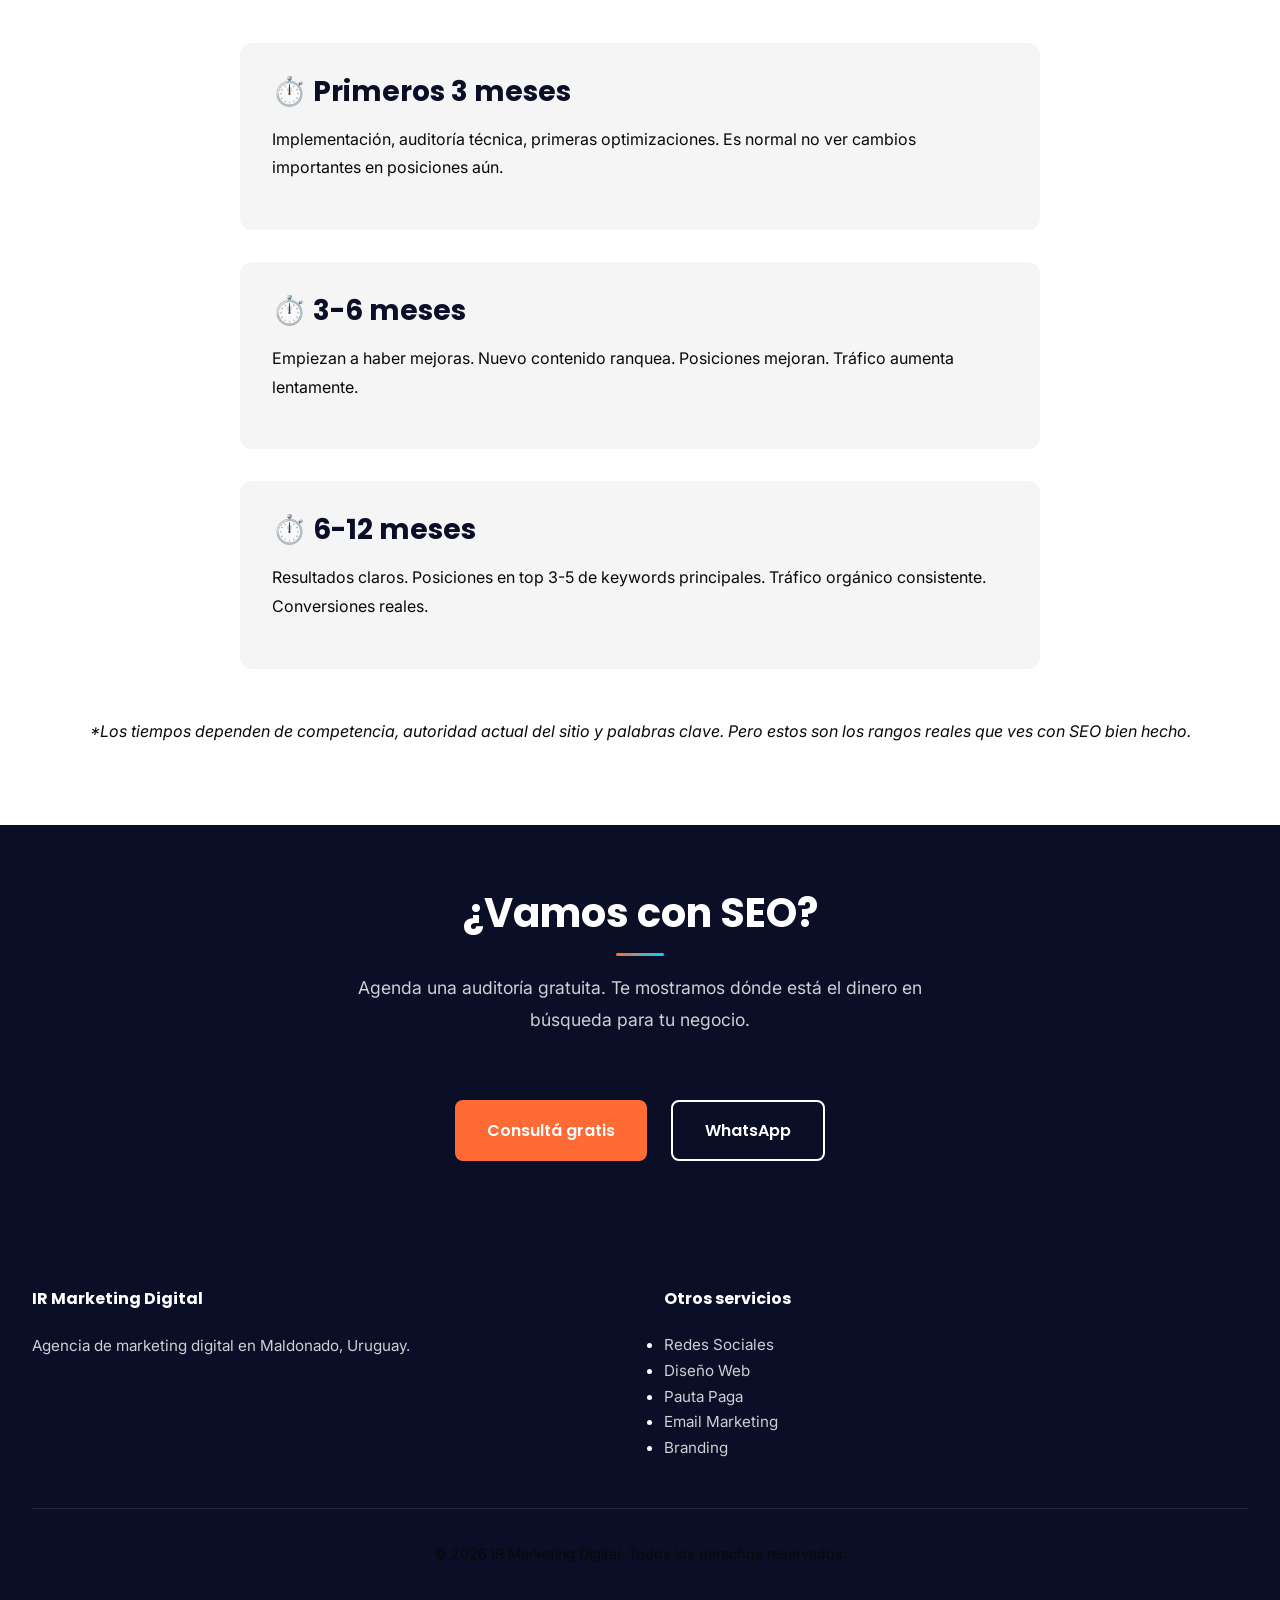
<file: pages/servicios/seo.html>
<!DOCTYPE html>
<html lang="es">
<head>
  <meta charset="UTF-8">
  <meta name="viewport" content="width=device-width, initial-scale=1.0">
  <meta name="description" content="SEO para empresas en Maldonado. Posicionamiento en buscadores. IR Marketing Digital te ayuda a aparecer primero en Google.">
  <meta name="keywords" content="SEO, posicionamiento en buscadores, Google, Maldonado, Uruguay">
  
  <!-- Canonical -->
  <link rel="canonical" href="https://agenciair.com/pages/servicios/seo.html">

  <!-- Open Graph -->
  <meta property="og:title" content="SEO en Uruguay - Posicionamiento en Google | IR Marketing Digital">
  <meta property="og:description" content="Servicio de SEO para negocios en Maldonado y Uruguay. Aparecé primero en Google de forma orgánica. Auditoría gratis.">
  <meta property="og:type" content="website">
  <meta property="og:url" content="https://agenciair.com/pages/servicios/seo.html">
  <meta property="og:image" content="https://agenciair.com/assets/images/og-image.jpg">
  <meta property="og:locale" content="es_UY">
  <meta property="og:site_name" content="IR Marketing Digital">

  <!-- Twitter Card -->
  <meta name="twitter:card" content="summary_large_image">
  <meta name="twitter:title" content="SEO en Uruguay | IR Marketing Digital">
  <meta name="twitter:description" content="Posicionamiento orgánico en Google para negocios en Maldonado y Uruguay.">
  <meta name="twitter:image" content="https://agenciair.com/assets/images/og-image.jpg">

  <!-- Schema.org -->
  <script type="application/ld+json">
  {
    "@context": "https://schema.org",
    "@type": "Service",
    "@id": "https://agenciair.com/pages/servicios/seo.html#service",
    "name": "SEO - Posicionamiento en Buscadores",
    "url": "https://agenciair.com/pages/servicios/seo.html",
    "description": "Servicio de SEO para empresas en Uruguay. Posicionamiento orgánico en Google mediante auditoría técnica, optimización on-page y link building.",
    "provider": {
      "@type": "LocalBusiness",
      "@id": "https://agenciair.com/#business",
      "name": "IR Marketing Digital",
      "url": "https://agenciair.com/"
    },
    "areaServed": {"@type": "Country", "name": "Uruguay"},
    "serviceType": "Search Engine Optimization"
  }
  </script>
  <script type="application/ld+json">
  {
    "@context": "https://schema.org",
    "@type": "BreadcrumbList",
    "itemListElement": [
      {"@type": "ListItem", "position": 1, "name": "Inicio", "item": "https://agenciair.com/"},
      {"@type": "ListItem", "position": 2, "name": "Servicios", "item": "https://agenciair.com/#servicios"},
      {"@type": "ListItem", "position": 3, "name": "SEO", "item": "https://agenciair.com/pages/servicios/seo.html"}
    ]
  }
  </script>
  
  <!-- Tipografías -->
  <link rel="preconnect" href="https://fonts.googleapis.com">
  <link rel="preconnect" href="https://fonts.gstatic.com" crossorigin>
  <link href="https://fonts.googleapis.com/css2?family=Poppins:wght@600;700;800&family=Inter:wght@400;500;600&display=swap" rel="stylesheet">
  
  <!-- CSS -->
  <link rel="stylesheet" href="../../css/styles.css">
  
  <title>SEO - Posicionamiento en Buscadores | IR Marketing Digital</title>
</head>
<body>

<!-- ===== HEADER ===== -->
<header id="header">
  <nav>
    <a href="../../index.html" class="logo">IR</a>
    <ul class="nav-links" id="nav-links">
      <li><a href="../../index.html#servicios">Servicios</a></li>
      <li><a href="../../index.html#nosotros">Nosotros</a></li>
      <li><a href="../../index.html#proceso">Proceso</a></li>
      <li><a href="../../index.html#contacto">Contacto</a></li>
      <li><a href="../../index.html#contacto" class="nav-cta">Hablemos</a></li>
    </ul>
    <button class="menu-toggle" id="menu-toggle">☰</button>
  </nav>
</header>

<!-- ===== HERO SERVICIO ===== -->
<section class="hero" style="margin-top: 80px;">
  <div class="hero-content">
    <h1>SEO en Uruguay:<br><span class="hero-accent">aparecé primero en Google.</span></h1>
    <p class="subtitle">Posicionamiento orgánico en buscadores para negocios en Maldonado y todo Uruguay. Sin publicidad paga — tráfico real y duradero.</p>
    <div class="hero-cta-group">
      <a href="../../index.html#contacto" class="btn btn-primary">Consultá gratis</a>
      <a href="https://wa.me/59898640820?text=Hola,%20quiero%20consultar%20sobre%20SEO" target="_blank" rel="noopener noreferrer" class="btn btn-secondary">WhatsApp</a>
    </div>
  </div>
</section>

<!-- ===== QUÉ ES ===== -->
<section>
  <div class="section-header">
    <h2>¿Qué es SEO?</h2>
  </div>
  
  <div style="max-width: 800px; margin: 0 auto; line-height: 1.8;">
    <p>SEO (Search Engine Optimization) es el conjunto de estrategias y técnicas que hacen que tu sitio aparezca en las primeras posiciones de Google cuando alguien busca lo que vos vendés.</p>
    
    <p>No es publicidad paga. Es <strong>posicionamiento orgánico real</strong>. El tráfico que viene de Google es el más calificado: la gente está buscando exactamente lo que vos ofrecés.</p>
    
    <p><strong>Ejemplo:</strong> Si vendés servicios de plomería en Maldonado, querés aparecer primero cuando alguien googlea "plomero Maldonado" o "reparación de tuberías Maldonado". Eso es SEO.</p>
  </div>
</section>

<!-- ===== PARA QUIÉN ES ===== -->
<section style="background-color: #F5F5F5;">
  <div class="section-header">
    <h2>¿Para quién es SEO?</h2>
  </div>
  
  <div class="services-grid">
    <div class="service-card">
      <h3>E-commerce</h3>
      <p>Si vendés productos online, SEO trae clientes que ya están buscando lo que vendés.</p>
    </div>
    <div class="service-card">
      <h3>Servicios locales</h3>
      <p>Plomero, electricista, dentista, abogado. SEO local te trae clientes en tu zona.</p>
    </div>
    <div class="service-card">
      <h3>Profesionales independientes</h3>
      <p>Coach, consultor, freelancer. SEO posiciona tu expertise y atrae clientes que buscan especialización.</p>
    </div>
    <div class="service-card">
      <h3>Empresas B2B</h3>
      <p>Ventas a otras empresas. SEO trae leads calificados que están buscando soluciones como las tuyas.</p>
    </div>
  </div>
</section>

<!-- ===== QUÉ INCLUYE ===== -->
<section>
  <div class="section-header">
    <h2>¿Qué incluye nuestro servicio de SEO?</h2>
  </div>
  
  <div style="max-width: 900px; margin: 0 auto;">
    <div class="service-card" style="margin-bottom: var(--space-lg);">
      <h3>📊 Auditoría SEO</h3>
      <p>Analizamos tu sitio actual. Identificamos problemas de velocidad, estructura, autoridad. Entendemos cómo te ve Google.</p>
    </div>

    <div class="service-card" style="margin-bottom: var(--space-lg);">
      <h3>🔍 Investigación de keywords</h3>
      <p>Encontramos las búsquedas que hace tu cliente ideal. No gastamos recursos en palabras que no convierten.</p>
    </div>

    <div class="service-card" style="margin-bottom: var(--space-lg);">
      <h3>📝 Optimización técnica</h3>
      <p>Arreglamos problemas de código, velocidad, mobile-first, estructura de datos. Todo lo que Google valora.</p>
    </div>

    <div class="service-card" style="margin-bottom: var(--space-lg);">
      <h3>✍️ Contenido optimizado</h3>
      <p>Creamos o reescribimos contenido para que ranquee en Google. Títulos, descripciones, headers. Todo pensado en búsqueda.</p>
    </div>

    <div class="service-card" style="margin-bottom: var(--space-lg);">
      <h3>🔗 Link building</h3>
      <p>Conseguimos enlaces desde otros sitios de autoridad hacia el tuyo. Eso le dice a Google que tu contenido es valioso.</p>
    </div>

    <div class="service-card" style="margin-bottom: var(--space-lg);">
      <h3>📈 Reporte mensual</h3>
      <p>Cada mes te enviamos un reporte claro: posiciones en Google, tráfico, conversiones. Sabemos exactamente qué está funcionando.</p>
    </div>
  </div>
</section>

<!-- ===== CÓMO LO TRABAJAMOS ===== -->
<section style="background-color: #F5F5F5;">
  <div class="section-header">
    <h2>Cómo lo trabajamos</h2>
    <p>Nuestro proceso probado para SEO.</p>
  </div>
  
  <div class="services-grid">
    <div class="service-card">
      <div class="service-icon">1️⃣</div>
      <h3>Diagnóstico</h3>
      <p>Auditoría completa de tu sitio y competencia. Identificamos oportunidades donde tu competencia no está.</p>
    </div>
    <div class="service-card">
      <div class="service-icon">2️⃣</div>
      <h3>Estrategia</h3>
      <p>Plan de 6-12 meses con keywords prioritarios, contenido a crear y optimizaciones técnicas.</p>
    </div>
    <div class="service-card">
      <div class="service-icon">3️⃣</div>
      <h3>Ejecución</h3>
      <p>Implementamos: contenido, optimización técnica, links, seguimiento. Hacemos el trabajo.</p>
    </div>
    <div class="service-card">
      <div class="service-icon">4️⃣</div>
      <h3>Escalada</h3>
      <p>Después de 3-6 meses, ajustamos lo que no funciona. Escalamos lo que sí. SEO es un proceso continuo.</p>
    </div>
  </div>
</section>

<!-- ===== RESULTADOS ESPERADOS ===== -->
<section>
  <div class="section-header">
    <h2>¿Qué resultados puedo esperar?</h2>
    <p>Timelines reales de SEO. Sin falsas promesas.</p>
  </div>
  
  <div style="max-width: 800px; margin: 0 auto; background-color: #F5F5F5; padding: var(--space-lg); border-radius: var(--radius-lg); margin-bottom: var(--space-lg);">
    <h3 style="color: var(--color-primary);">⏱️ Primeros 3 meses</h3>
    <p>Implementación, auditoría técnica, primeras optimizaciones. Es normal no ver cambios importantes en posiciones aún.</p>
  </div>

  <div style="max-width: 800px; margin: 0 auto; background-color: #F5F5F5; padding: var(--space-lg); border-radius: var(--radius-lg); margin-bottom: var(--space-lg);">
    <h3 style="color: var(--color-primary);">⏱️ 3-6 meses</h3>
    <p>Empiezan a haber mejoras. Nuevo contenido ranquea. Posiciones mejoran. Tráfico aumenta lentamente.</p>
  </div>

  <div style="max-width: 800px; margin: 0 auto; background-color: #F5F5F5; padding: var(--space-lg); border-radius: var(--radius-lg);">
    <h3 style="color: var(--color-primary);">⏱️ 6-12 meses</h3>
    <p>Resultados claros. Posiciones en top 3-5 de keywords principales. Tráfico orgánico consistente. Conversiones reales.</p>
  </div>

  <p style="text-align: center; margin-top: var(--space-xl); color: var(--color-text-light); font-style: italic;">
    *Los tiempos dependen de competencia, autoridad actual del sitio y palabras clave. Pero estos son los rangos reales que ves con SEO bien hecho.
  </p>
</section>

<!-- ===== CTA FINAL ===== -->
<section id="contacto" style="background-color: #0A0E27; color: white;">
  <div class="section-header" style="color: white;">
    <h2 style="color: white;">¿Vamos con SEO?</h2>
    <p style="color: rgba(255, 255, 255, 0.8);">Agenda una auditoría gratuita. Te mostramos dónde está el dinero en búsqueda para tu negocio.</p>
  </div>
  
  <div style="display: flex; gap: var(--space-md); justify-content: center; flex-wrap: wrap;">
    <a href="../../index.html#contacto" class="btn btn-primary">Consultá gratis</a>
    <a href="https://wa.me/59898640820?text=Hola,%20quiero%20consultar%20sobre%20SEO" target="_blank" rel="noopener noreferrer" class="btn btn-secondary" style="border-color: var(--color-white); color: var(--color-white);">WhatsApp</a>
  </div>
</section>

<!-- ===== FOOTER ===== -->
<footer>
  <div class="footer-content">
    <div class="footer-section">
      <h4>IR Marketing Digital</h4>
      <p>Agencia de marketing digital en Maldonado, Uruguay.</p>
    </div>
    <div class="footer-section">
      <h4>Otros servicios</h4>
      <ul class="footer-links">
        <li><a href="redes-sociales.html">Redes Sociales</a></li>
        <li><a href="diseno-web.html">Diseño Web</a></li>
        <li><a href="pauta-paga.html">Pauta Paga</a></li>
        <li><a href="email-marketing.html">Email Marketing</a></li>
        <li><a href="branding.html">Branding</a></li>
      </ul>
    </div>
  </div>
  <div class="footer-bottom">
    <p>&copy; <span class="copyright-year">2024</span> IR Marketing Digital. Todos los derechos reservados.</p>
  </div>
</footer>

<!-- ===== BOTÓN WHATSAPP ===== -->
<a href="https://wa.me/59898640820?text=Hola,%20quiero%20consultar%20sobre%20SEO" target="_blank" rel="noopener noreferrer" class="whatsapp-button" title="Escribe por WhatsApp">
  💬
</a>

<!-- ===== JAVASCRIPT ===== -->
<script src="../../js/main.js"></script>

</body>
</html>
</file>
<file: css/styles.css>
/* ============================================
   IR MARKETING DIGITAL — SISTEMA DE DISEÑO
   Minimalismo Audaz
   ============================================ */

/* VARIABLES CSS — Paleta 2025 */
:root {
  --color-primary: #0A0E27;        /* Azul marino oscuro */
  --color-secondary: #FF6B35;      /* Naranja energético */
  --color-accent: #00D4FF;         /* Cian neon */
  --color-bg: #ffffff;             /* Blanco casi puro */
  --color-text: #1A1A1A;           /* Gris oscuro */
  --color-text-light: #090909;     /* Gris medio */
  --color-border: #E0E0E0;         /* Gris claro */
  --color-white: #FFFFFF;
  
  /* Tipografía */
  --font-display: 'Poppins', sans-serif;  /* Títulos audaces */
  --font-body: 'Inter', sans-serif;       /* Cuerpo legible */
  
  /* Espaciado base (8px system) */
  --space-xs: 0.5rem;    /* 8px */
  --space-sm: 1rem;      /* 16px */
  --space-md: 1.5rem;    /* 24px */
  --space-lg: 2rem;      /* 32px */
  --space-xl: 3rem;      /* 48px */
  --space-2xl: 4rem;     /* 64px */
  
  /* Bordes */
  --radius-sm: 4px;
  --radius-md: 8px;
  --radius-lg: 12px;
  
/* Glass Effect Variables */
  --glass-bg: rgba(255, 255, 255, 0.7);
  --glass-border: rgba(255, 255, 255, 0.5);
  --glass-shadow: 0 8px 32px rgba(31, 38, 135, 0.1);
  --glass-blur: blur(12px);
  
  /* Sombras */
  --shadow-sm: 0 1px 3px rgba(0, 0, 0, 0.08);
  --shadow-md: 0 4px 12px rgba(0, 0, 0, 0.12);
  --shadow-lg: 0 8px 24px rgba(0, 0, 0, 0.15);
  
  /* Transiciones */
  --transition-fast: 150ms ease-in-out;
  --transition-base: 250ms ease-in-out;
  --transition-slow: 350ms ease-in-out;
}

/* ============================================
   RESET & BASE
   ============================================ */

* {
  margin: 0;
  padding: 0;
  box-sizing: border-box;
}

html {
  scroll-behavior: smooth;
}

body {
  font-family: var(--font-body);
  color: var(--color-text);
  background-color: var(--color-bg);
  line-height: 1.6;
  font-size: 16px;
}

/* Tipografía */
h1, h2, h3, h4, h5, h6 {
  font-family: var(--font-display);
  font-weight: 700;
  line-height: 1.2;
  color: var(--color-primary);
}

h1 {
  font-size: clamp(2rem, 5vw, 3.5rem);
  margin-bottom: var(--space-md);
}

h2 {
  font-size: clamp(1.75rem, 4vw, 2.5rem);
  margin-bottom: var(--space-md);
}

h3 {
  font-size: clamp(1.25rem, 3vw, 1.75rem);
  margin-bottom: var(--space-sm);
}

p {
  margin-bottom: var(--space-sm);
  color: var(--color-text-light);
  line-height: 1.8;
}

a {
  color: var(--color-secondary);
  text-decoration: none;
  transition: color var(--transition-base);
}

a:hover {
  color: var(--color-primary);
}

/* ============================================
   HEADER & NAVEGACIÓN
   ============================================ */

header {
  position: fixed;
  top: 0;
  left: 0;
  right: 0;
  z-index: 1000;
  background-color: transparent;
  transition: background-color var(--transition-base), box-shadow var(--transition-base);
  padding: var(--space-md) var(--space-lg);
}

header.scrolled {
  background-color: rgba(10, 14, 39, 0.95);
  backdrop-filter: blur(10px);
  box-shadow: var(--shadow-md);
}

nav {
  display: flex;
  justify-content: space-between;
  align-items: center;
  max-width: 1400px;
  margin: 0 auto;
}

.logo {
  font-family: var(--font-display);
  font-size: 1.5rem;
  font-weight: 700;
  color: var(--color-primary);
  text-transform: uppercase;
  letter-spacing: -1px;
  transition: color var(--transition-base);
}

header.scrolled .logo {
  color: var(--color-white);
}

.nav-links {
  display: flex;
  gap: var(--space-lg);
  list-style: none;
  align-items: center;
}

.nav-links a {
  color: var(--color-text);
  font-weight: 500;
  font-size: 0.95rem;
  transition: color var(--transition-base);
}

header.scrolled .nav-links a {
  color: rgba(255, 255, 255, 0.8);
}

.nav-links a:hover {
  color: var(--color-secondary);
}

.nav-cta {
  background-color: var(--color-secondary);
  color: var(--color-white);
  padding: var(--space-sm) var(--space-lg);
  border-radius: var(--radius-md);
  font-weight: 600;
  transition: all var(--transition-base);
}

.nav-cta:hover {
  background-color: var(--color-primary);
  transform: translateY(-2px);
  box-shadow: var(--shadow-md);
}

/* Mobile menu toggle (ocultado por CSS, mostrado en mobile) */
.menu-toggle {
  display: none;
  background: none;
  border: none;
  color: var(--color-text);
  font-size: 1.5rem;
  cursor: pointer;
}

header.scrolled .menu-toggle {
  color: var(--color-white);
}

/* ============================================
   HERO SECTION
   ============================================ */

.hero {
  margin-top: 80px;
  min-height: calc(100vh - 80px);
  display: flex;
  flex-direction: column;
  align-items: center;
  justify-content: center;
  background: linear-gradient(160deg, var(--color-bg) 0%, rgba(0, 212, 255, 0.04) 60%, rgba(255, 107, 53, 0.04) 100%);
  padding: var(--space-2xl) var(--space-lg) 0;
  overflow: hidden;
  position: relative;
}

/* Círculo de luz cian top-right */
.hero::before {
  content: '';
  position: absolute;
  top: -20%;
  right: -5%;
  width: 700px;
  height: 700px;
  border-radius: 50%;
  background: radial-gradient(circle, rgba(0, 212, 255, 0.08) 0%, transparent 65%);
  pointer-events: none;
}

/* Círculo de luz naranja bottom-left */
.hero::after {
  content: '';
  position: absolute;
  bottom: 10%;
  left: -10%;
  width: 500px;
  height: 500px;
  border-radius: 50%;
  background: radial-gradient(circle, rgba(255, 107, 53, 0.06) 0%, transparent 65%);
  pointer-events: none;
}

/* Monograma decorativo de fondo */
.hero-decoration {
  position: absolute;
  top: 50%;
  left: 50%;
  transform: translate(-50%, -50%);
  font-family: var(--font-display);
  font-size: clamp(12rem, 30vw, 22rem);
  font-weight: 800;
  color: rgba(10, 14, 39, 0.04);
  letter-spacing: -0.05em;
  line-height: 1;
  pointer-events: none;
  user-select: none;
  z-index: 0;
}

.hero-content {
  max-width: 900px;
  text-align: center;
  position: relative;
  z-index: 10;
  animation: fadeInUp 1s ease-out;
  flex: 1;
  display: flex;
  flex-direction: column;
  align-items: center;
  justify-content: center;
  padding-bottom: var(--space-2xl);
}

/* Pill badge encima del h1 */
.hero-badge {
  display: inline-block;
  background: rgba(0, 212, 255, 0.1);
  border: 1px solid rgba(0, 212, 255, 0.3);
  color: var(--color-accent);
  font-size: 0.8rem;
  font-weight: 600;
  letter-spacing: 0.08em;
  text-transform: uppercase;
  padding: 0.35rem 1rem;
  border-radius: 100px;
  margin-bottom: var(--space-md);
}

.hero h1 {
  color: var(--color-primary);
  margin-bottom: var(--space-md);
  line-height: 1.1;
}

/* Texto de acento naranja del h1 */
.hero-accent {
  color: var(--color-secondary);
  position: relative;
}

.hero .subtitle {
  font-size: 1.25rem;
  color: var(--color-text-light);
  margin-bottom: var(--space-xl);
  max-width: 700px;
  margin-left: auto;
  margin-right: auto;
}

.hero-cta-group {
  display: flex;
  gap: var(--space-md);
  justify-content: center;
  flex-wrap: wrap;
  margin-bottom: 0;
}

/* Barra de stats de credibilidad al pie del hero */
.hero-stats {
  width: 100%;
  background-color: var(--color-primary);
  display: flex;
  align-items: center;
  justify-content: center;
  gap: var(--space-2xl);
  padding: var(--space-lg) var(--space-xl);
  flex-wrap: wrap;
  position: relative;
  z-index: 10;
}

.hero-stat {
  display: flex;
  flex-direction: column;
  align-items: center;
  gap: 0.25rem;
}

.hero-stat strong {
  font-family: var(--font-display);
  font-size: clamp(1.5rem, 3vw, 2rem);
  font-weight: 800;
  color: var(--color-secondary);
  line-height: 1;
}

.hero-stat span {
  font-size: 0.8rem;
  color: rgba(255, 255, 255, 0.6);
  text-transform: uppercase;
  letter-spacing: 0.06em;
  font-weight: 500;
}

.hero-stat-divider {
  width: 1px;
  height: 40px;
  background-color: rgba(255, 255, 255, 0.15);
}

/* ============================================
   BOTONES
   ============================================ */

.btn {
  display: inline-flex;
  align-items: center;
  justify-content: center;
  gap: var(--space-xs);
  padding: var(--space-sm) var(--space-lg);
  border-radius: var(--radius-md);
  font-family: var(--font-display);
  font-weight: 600;
  font-size: 1rem;
  border: none;
  cursor: pointer;
  transition: all var(--transition-base);
  text-decoration: none;
  white-space: nowrap;
}

.btn-primary {
  background-color: var(--color-secondary);
  color: var(--color-white);
}

.btn-primary:hover {
  background-color: var(--color-primary);
  transform: translateY(-2px);
  box-shadow: var(--shadow-lg);
}

.btn-secondary {
  background-color: transparent;
  color: var(--color-primary);
  border: 2px solid var(--color-primary);
}

.btn-secondary:hover {
  background-color: var(--color-primary);
  color: var(--color-white);
}

.btn-accent {
  background-color: var(--color-accent);
  color: var(--color-primary);
}

.btn-accent:hover {
  background-color: var(--color-primary);
  color: var(--color-white);
}

/* ============================================
   SECCIONES GENERALES
   ============================================ */

section {
  padding: var(--space-2xl) var(--space-lg);
  width: 100%;
}

/* Contenedor interno para limitar ancho del contenido */
.section-inner {
  max-width: 1400px;
  margin: 0 auto;
}

.section-header {
  text-align: center;
  margin-bottom: var(--space-2xl);
}

.section-header h2 {
  margin-bottom: var(--space-sm);
}

.section-header p {
  font-size: 1.1rem;
  max-width: 600px;
  margin: 0 auto;
}

/* ============================================
   GRID DE SERVICIOS
   ============================================ */

.services-grid {
  display: grid;
  grid-template-columns: repeat(auto-fit, minmax(320px, 1fr));
  gap: var(--space-xl);
  margin-bottom: var(--space-xl);
}

.service-card {
  background: rgba(255, 255, 255, 0.8);
  backdrop-filter: blur(8px);
  -webkit-backdrop-filter: blur(8px);
  border-radius: var(--radius-lg);
  padding: var(--space-lg);
  border: 1px solid rgba(255, 255, 255, 0.3);
  transition: all var(--transition-base);
  display: flex;
  flex-direction: column;
  text-decoration: none;
  color: inherit;
  box-shadow: var(--glass-shadow);
}

.service-card:hover {
  background: rgba(255, 255, 255, 0.6);
  backdrop-filter: blur(12px);
  -webkit-backdrop-filter: blur(12px);
  box-shadow: 0 12px 40px rgba(31, 38, 135, 0.2);
  border-color: var(--color-secondary);
}

.service-icon {
  width: 56px;
  height: 56px;
  background: linear-gradient(135deg, rgba(255, 107, 53, 0.12) 0%, rgba(0, 212, 255, 0.12) 100%);
  border: 1px solid rgba(255, 107, 53, 0.2);
  border-radius: var(--radius-md);
  display: flex;
  align-items: center;
  justify-content: center;
  margin-bottom: var(--space-md);
  color: var(--color-secondary);
  transition: all var(--transition-base);
}

.service-card:hover .service-icon {
  background: linear-gradient(135deg, var(--color-secondary), var(--color-accent));
  border-color: transparent;
  color: var(--color-white);
}

.service-card h3 {
  margin-bottom: var(--space-sm);
}

.service-card p {
  flex: 1;
  margin-bottom: 0;
}

/* ============================================
   ANIMACIONES SCROLL-TRIGGERED
   Intersection Observer (sin librerías)
   ============================================ */

/* Estado inicial oculto */
.animate-on-scroll {
  opacity: 0;
  transform: translateY(40px);
  will-change: opacity, transform;
}

/* Slide desde la izquierda */
.animate-slide-left {
  opacity: 0;
  transform: translateX(-60px);
  will-change: opacity, transform;
}

/* Slide desde la derecha */
.animate-slide-right {
  opacity: 0;
  transform: translateX(60px);
  will-change: opacity, transform;
}

/* Fade up */
.animate-fade-up {
  opacity: 0;
  transform: translateY(50px);
  will-change: opacity, transform;
}

/* Scale in */
.animate-scale-in {
  opacity: 0;
  transform: scale(0.9);
  will-change: opacity, transform;
}

/* Animación activa (cuando entra en viewport) */
.animate-on-scroll.is-visible,
.animate-slide-left.is-visible,
.animate-slide-right.is-visible,
.animate-fade-up.is-visible {
  animation: animateIn 0.6s ease-out forwards;
}

.animate-scale-in.is-visible {
  animation: scaleIn 0.6s ease-out forwards;
}

/* Keyframes */
@keyframes animateIn {
  to {
    opacity: 1;
    transform: translate(0, 0);
  }
}

@keyframes scaleIn {
  to {
    opacity: 1;
    transform: scale(1);
  }
}

/* Delay para efecto cascada (stagger) */
.animate-delay-1 { animation-delay: 0.1s; }
.animate-delay-2 { animation-delay: 0.2s; }
.animate-delay-3 { animation-delay: 0.3s; }
.animate-delay-4 { animation-delay: 0.4s; }
.animate-delay-5 { animation-delay: 0.5s; }
.animate-delay-6 { animation-delay: 0.6s; }

/* Reducir motion si el usuario lo prefiere */
@media (prefers-reduced-motion: reduce) {
  .animate-on-scroll,
  .animate-slide-left,
  .animate-slide-right,
  .animate-fade-up,
  .animate-scale-in {
    opacity: 1;
    transform: none;
    animation: none !important;
  }
}

/* ============================================
   TESTIMONIOS
   ============================================ */

.testimonial-card {
  background: var(--glass-bg);
  backdrop-filter: var(--glass-blur);
  -webkit-backdrop-filter: var(--glass-blur);
  border-radius: var(--radius-lg);
  padding: var(--space-lg);
  border-left: 4px solid var(--color-secondary);
  border: 1px solid var(--glass-border);
  box-shadow: var(--glass-shadow);
}

.testimonial-card p {
  margin-bottom: var(--space-md);
  font-style: italic;
}

.testimonial-author {
  font-weight: 600;
  color: var(--color-primary);
}

.testimonial-role {
  font-size: 0.9rem;
  color: var(--color-text-light);
}

/* ============================================
   FORMULARIO DE CONTACTO
   ============================================ */

.contact-form {
  max-width: 600px;
  margin: 0 auto;
}

.form-group {
  margin-bottom: var(--space-lg);
}

label {
  display: block;
  margin-bottom: var(--space-xs);
  font-weight: 600;
  color: var(--color-primary);
}

/* Fix: labels e inputs dentro de la sección oscura de contacto */
#contacto label {
  color: rgba(255, 255, 255, 0.9);
}

#contacto input[type="text"],
#contacto input[type="email"],
#contacto input[type="tel"],
#contacto textarea,
#contacto select {
  background-color: rgba(255, 255, 255, 0.07);
  border-color: rgba(255, 255, 255, 0.2);
  color: var(--color-white);
}

#contacto input[type="text"]::placeholder,
#contacto input[type="email"]::placeholder,
#contacto input[type="tel"]::placeholder,
#contacto textarea::placeholder {
  color: rgba(255, 255, 255, 0.35);
}

#contacto input[type="text"]:focus,
#contacto input[type="email"]:focus,
#contacto input[type="tel"]:focus,
#contacto textarea:focus,
#contacto select:focus {
  border-color: var(--color-accent);
  box-shadow: 0 0 0 3px rgba(0, 212, 255, 0.15);
}

#contacto select option {
  background-color: var(--color-primary);
  color: var(--color-white);
}

input[type="text"],
input[type="email"],
input[type="tel"],
textarea,
select {
  width: 100%;
  padding: var(--space-sm);
  border: 1px solid var(--color-border);
  border-radius: var(--radius-md);
  font-family: var(--font-body);
  font-size: 1rem;
  transition: border-color var(--transition-base), box-shadow var(--transition-base);
}

input[type="text"]:focus,
input[type="email"]:focus,
input[type="tel"]:focus,
textarea:focus,
select:focus {
  outline: none;
  border-color: var(--color-secondary);
  box-shadow: 0 0 0 3px rgba(255, 107, 53, 0.1);
}

textarea {
  resize: vertical;
  min-height: 150px;
}

.form-submit {
  width: 100%;
  padding: var(--space-md);
  background-color: var(--color-secondary);
  color: var(--color-white);
  border: none;
  border-radius: var(--radius-md);
  font-family: var(--font-display);
  font-weight: 600;
  font-size: 1rem;
  cursor: pointer;
  transition: all var(--transition-base);
}

.form-submit:hover {
  background-color: var(--color-primary);
  transform: translateY(-2px);
  box-shadow: var(--shadow-lg);
}

.form-submit:disabled {
  opacity: 0.6;
  cursor: not-allowed;
  transform: none;
}

/* ============================================
   BOTÓN WHATSAPP FLOTANTE
   ============================================ */

.whatsapp-button {
  position: fixed;
  bottom: 2rem;
  right: 2rem;
  width: 60px;
  height: 60px;
  background-color: #25D366;
  border-radius: 50%;
  display: flex;
  align-items: center;
  justify-content: center;
  font-size: 1.75rem;
  box-shadow: var(--shadow-lg);
  transition: all var(--transition-base);
  z-index: 999;
  text-decoration: none;
  color: white;
}

.whatsapp-button:hover {
  transform: scale(1.1);
  box-shadow: 0 8px 32px rgba(37, 211, 102, 0.4);
}

/* ============================================
   FOOTER
   ============================================ */

footer {
  background-color: var(--color-primary);
  color: var(--color-white);
  padding: var(--space-2xl) var(--space-lg);
}

footer a {
  color: var(--color-accent);
}

footer a:hover {
  color: var(--color-secondary);
}

.footer-content {
  max-width: 1400px;
  margin: 0 auto;
  display: grid;
  grid-template-columns: repeat(auto-fit, minmax(280px, 1fr));
  gap: var(--space-xl);
  margin-bottom: var(--space-xl);
}

.footer-section h4 {
  color: var(--color-white);
  margin-bottom: var(--space-md);
}

.footer-section p,
.footer-section a {
  color: rgba(255, 255, 255, 0.8);
  font-size: 0.95rem;
  margin-bottom: var(--space-xs);
}

.footer-bottom {
  border-top: 1px solid rgba(255, 255, 255, 0.1);
  padding-top: var(--space-lg);
  text-align: center;
  color: rgba(255, 255, 255, 0.6);
  font-size: 0.9rem;
}

/* ============================================
   ANIMACIONES
   ============================================ */

@keyframes fadeInUp {
  from {
    opacity: 0;
    transform: translateY(30px);
  }
  to {
    opacity: 1;
    transform: translateY(0);
  }
}

@keyframes slideInLeft {
  from {
    opacity: 0;
    transform: translateX(-30px);
  }
  to {
    opacity: 1;
    transform: translateX(0);
  }
}

@keyframes slideInRight {
  from {
    opacity: 0;
    transform: translateX(30px);
  }
  to {
    opacity: 1;
    transform: translateX(0);
  }
}

.fade-in-up {
  animation: fadeInUp 0.6s ease-out forwards;
}

.slide-in-left {
  animation: slideInLeft 0.6s ease-out forwards;
}

.slide-in-right {
  animation: slideInRight 0.6s ease-out forwards;
}

/* ============================================
   FONDOS DE SECCIÓN (full-width)
   ============================================ */

.section-gray {
  background-color: #F5F5F5;
}

.section-dark {
  background-color: var(--color-primary);
}

.section-dark .section-header h2,
.text-white {
  color: var(--color-white);
}

.section-dark .section-header p,
.text-white-soft {
  color: rgba(255, 255, 255, 0.75);
}

/* Label de sección pequeño encima del título */
.section-label {
  display: inline-block;
  font-size: 0.75rem;
  font-weight: 700;
  letter-spacing: 0.1em;
  text-transform: uppercase;
  color: var(--color-secondary);
  margin-bottom: var(--space-sm);
}

/* ============================================
   SECTION HEADER — línea acento
   ============================================ */

.section-header h2::after {
  content: '';
  display: block;
  width: 48px;
  height: 3px;
  background: linear-gradient(90deg, var(--color-secondary), var(--color-accent));
  border-radius: 2px;
  margin: var(--space-sm) auto 0;
}

/* ============================================
   FEATURES LIST (Por qué IR)
   ============================================ */

.features-list {
  display: grid;
  grid-template-columns: repeat(2, 1fr);
  gap: var(--space-xl);
  max-width: 900px;
  margin: 0 auto;
}

.feature-item {
  display: flex;
  gap: var(--space-md);
  align-items: flex-start;
}

.feature-icon-wrap {
  flex-shrink: 0;
  width: 52px;
  height: 52px;
  background: var(--glass-bg);
  backdrop-filter: var(--glass-blur);
  -webkit-backdrop-filter: var(--glass-blur);
  border: 1px solid var(--glass-border);
  border-radius: var(--radius-md);
  display: flex;
  align-items: center;
  justify-content: center;
  font-size: 1.4rem;
  box-shadow: var(--glass-shadow);
}

.feature-content h3 {
  font-size: 1.1rem;
  margin-bottom: var(--space-xs);
}

.feature-content p {
  margin-bottom: 0;
  font-size: 0.95rem;
}

/* ============================================
   PROCESO TIMELINE
   ============================================ */

/* Stagger secuencial: cada paso espera al anterior */
.proceso-timeline .proceso-step.animate-delay-1 { animation-delay: 0s; }
.proceso-timeline .proceso-step.animate-delay-2 { animation-delay: 0.5s; }
.proceso-timeline .proceso-step.animate-delay-3 { animation-delay: 1.0s; }
.proceso-timeline .proceso-step.animate-delay-4 { animation-delay: 1.5s; }

.proceso-timeline {
  display: grid;
  grid-template-columns: repeat(4, 1fr);
  gap: 0;
  position: relative;
}

.proceso-step {
  display: flex;
  flex-direction: column;
  align-items: center;
  text-align: center;
  position: relative;
  padding: 0 var(--space-md);
}

.paso-badge {
  width: 64px;
  height: 64px;
  background: linear-gradient(135deg, var(--color-secondary), var(--color-accent));
  border-radius: 50%;
  display: flex;
  align-items: center;
  justify-content: center;
  font-family: var(--font-display);
  font-size: 1.1rem;
  font-weight: 800;
  color: var(--color-white);
  margin-bottom: var(--space-md);
  position: relative;
  z-index: 2;
  flex-shrink: 0;
}

/* Línea conectora horizontal entre pasos */
.paso-connector {
  position: absolute;
  top: 32px;
  left: 50%;
  width: 100%;
  height: 2px;
  background: linear-gradient(90deg, rgba(255, 107, 53, 0.4), rgba(0, 212, 255, 0.4));
  z-index: 1;
}

.paso-content h3 {
  font-size: 1.1rem;
  margin-bottom: var(--space-xs);
}

.paso-content p {
  font-size: 0.9rem;
  margin-bottom: 0;
}

/* ============================================
   TESTIMONIALS GRID
   ============================================ */

.testimonials-grid {
  display: grid;
  grid-template-columns: repeat(auto-fit, minmax(340px, 1fr));
  gap: var(--space-xl);
}

.testimonial-stars {
  color: var(--color-secondary);
  font-size: 1rem;
  letter-spacing: 2px;
  margin-bottom: var(--space-md);
}

.testimonial-footer {
  display: flex;
  align-items: center;
  gap: var(--space-sm);
  margin-top: var(--space-md);
}

.testimonial-avatar {
  width: 44px;
  height: 44px;
  background: linear-gradient(135deg, var(--color-secondary), var(--color-accent));
  border-radius: 50%;
  display: flex;
  align-items: center;
  justify-content: center;
  font-family: var(--font-display);
  font-size: 0.75rem;
  font-weight: 700;
  color: var(--color-white);
  flex-shrink: 0;
}

/* ============================================
   NOSOTROS — Layout 2 columnas
   ============================================ */

.nosotros-layout {
  display: grid;
  grid-template-columns: 1fr 1fr;
  gap: var(--space-2xl);
  align-items: start;
}

.nosotros-text h2 {
  margin-bottom: var(--space-md);
}

.nosotros-text h2::after {
  margin: var(--space-sm) 0 0;
}

.nosotros-card {
  background: var(--color-white);
  border: 1px solid var(--color-border);
  border-radius: var(--radius-lg);
  padding: var(--space-lg);
  text-align: center;
  box-shadow: var(--shadow-sm);
  margin-bottom: var(--space-md);
}

.nosotros-monogram {
  width: 80px;
  height: 80px;
  background: linear-gradient(135deg, var(--color-primary), var(--color-secondary));
  border-radius: 50%;
  display: flex;
  align-items: center;
  justify-content: center;
  font-family: var(--font-display);
  font-size: 1.5rem;
  font-weight: 800;
  color: var(--color-white);
  margin: 0 auto var(--space-md);
}

.nosotros-card h4 {
  font-size: 1.1rem;
  margin-bottom: 0.25rem;
}

.nosotros-card p {
  margin-bottom: 0.25rem;
  color: var(--color-secondary);
  font-weight: 600;
  font-size: 0.9rem;
}

.nosotros-bio {
  color: var(--color-text-light) !important;
  font-weight: 400 !important;
  font-size: 0.85rem !important;
}

.nosotros-values {
  display: flex;
  flex-direction: column;
  gap: var(--space-sm);
}

.nosotros-value {
  display: flex;
  align-items: flex-start;
  gap: var(--space-sm);
  font-size: 0.9rem;
  color: var(--color-text-light);
}

.value-dot {
  flex-shrink: 0;
  width: 8px;
  height: 8px;
  background-color: var(--color-secondary);
  border-radius: 50%;
  margin-top: 6px;
}

/* ============================================
   CTA BANNER
   ============================================ */

.cta-banner {
  background: linear-gradient(135deg, var(--color-primary) 0%, #1a1f4e 100%);
  padding: var(--space-2xl) var(--space-lg) !important;
  position: relative;
  overflow: hidden;
}

.cta-banner::before {
  content: '';
  position: absolute;
  top: -50%;
  right: -5%;
  width: 400px;
  height: 400px;
  border-radius: 50%;
  background: radial-gradient(circle, rgba(0, 212, 255, 0.12) 0%, transparent 70%);
  pointer-events: none;
}

.cta-banner-inner {
  display: flex;
  align-items: center;
  justify-content: space-between;
  gap: var(--space-xl);
  flex-wrap: wrap;
}

.cta-banner-text h2 {
  color: var(--color-white);
  margin-bottom: var(--space-xs);
}

.cta-banner-text h2::after {
  display: none;
}

.cta-banner-text p {
  color: rgba(255, 255, 255, 0.7);
  margin-bottom: 0;
  font-size: 1.05rem;
}

.btn-lg {
  padding: var(--space-md) var(--space-2xl);
  font-size: 1.05rem;
  white-space: nowrap;
}

/* ============================================
   FORM ALT CONTACT
   ============================================ */

/* Mensaje de éxito que reemplaza el alert() */
.form-success-message {
  background-color: rgba(0, 200, 100, 0.12);
  border: 1px solid rgba(0, 200, 100, 0.4);
  color: #00c864;
  border-radius: var(--radius-md);
  padding: var(--space-sm) var(--space-md);
  text-align: center;
  margin-top: var(--space-md);
  font-weight: 600;
  font-size: 0.95rem;
  animation: fadeInUp 0.4s ease-out;
}

.form-alt-contact {
  text-align: center;
  margin-top: var(--space-md);
  font-size: 0.9rem;
  color: rgba(255, 255, 255, 0.6);
}

.form-alt-contact a {
  color: var(--color-accent);
}

.form-alt-contact a:hover {
  color: var(--color-secondary);
}

/* ============================================
   RESPONSIVE
   ============================================ */

@media (max-width: 1024px) {
  .proceso-timeline {
    grid-template-columns: repeat(2, 1fr);
    gap: var(--space-xl);
  }

  .paso-connector {
    display: none;
  }

  .nosotros-layout {
    grid-template-columns: 1fr;
  }
}

@media (max-width: 768px) {
  .nav-links {
    display: none;
    position: absolute;
    top: 70px;
    left: 0;
    right: 0;
    flex-direction: column;
    background-color: var(--color-primary);
    gap: 0;
    padding: var(--space-lg);
  }

  .nav-links.active {
    display: flex;
  }

  .nav-links a {
    color: var(--color-white);
    padding: var(--space-sm) 0;
    border-bottom: 1px solid rgba(255, 255, 255, 0.1);
  }

  .menu-toggle {
    display: block;
  }

  .hero-cta-group {
    flex-direction: column;
    align-items: center;
  }

  .btn {
    width: 100%;
    max-width: 300px;
  }

  .btn-lg {
    width: auto;
    max-width: none;
  }

  section {
    padding: var(--space-xl) var(--space-md);
  }

  .services-grid {
    grid-template-columns: 1fr;
  }

  .features-list {
    grid-template-columns: 1fr;
  }

  .testimonials-grid {
    grid-template-columns: 1fr;
  }

  .proceso-timeline {
    grid-template-columns: 1fr;
  }

  .hero-stats {
    gap: var(--space-lg);
  }

  .hero-stat-divider {
    display: none;
  }

  .cta-banner-inner {
    flex-direction: column;
    text-align: center;
  }

  .cta-banner-inner .btn {
    width: auto;
  }

  .whatsapp-button {
    bottom: 1.5rem;
    right: 1.5rem;
    width: 50px;
    height: 50px;
    font-size: 1.5rem;
  }

  footer {
    padding: var(--space-xl) var(--space-md);
    margin-top: 0;
  }
}

@media (max-width: 480px) {
  h1 {
    font-size: 1.75rem;
  }

  h2 {
    font-size: 1.5rem;
  }

  .hero {
    margin-top: 70px;
    padding: var(--space-xl) var(--space-md) 0;
  }

  .hero-decoration {
    font-size: 8rem;
  }

  section {
    padding: var(--space-lg) var(--space-md);
  }

  .section-header {
    margin-bottom: var(--space-xl);
  }

  .hero-stats {
    padding: var(--space-md);
    gap: var(--space-md);
  }
}
</file>
